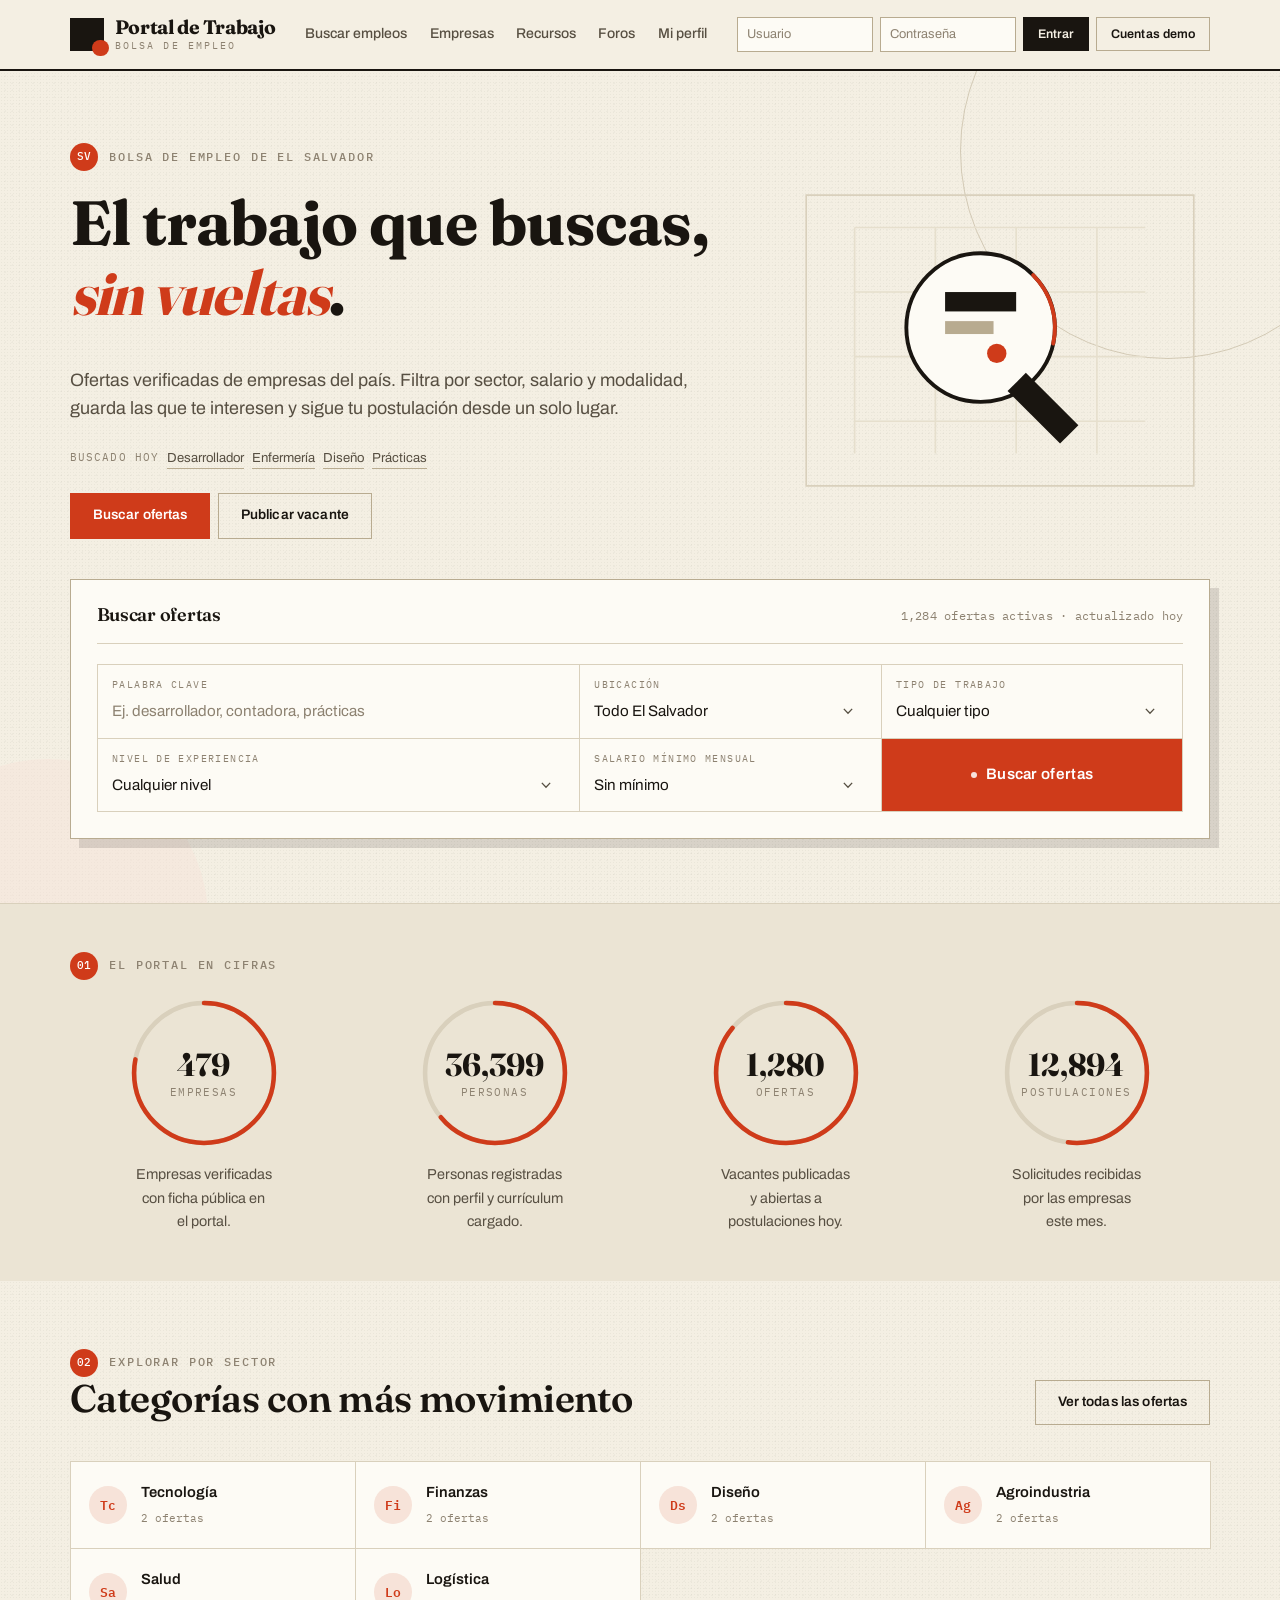
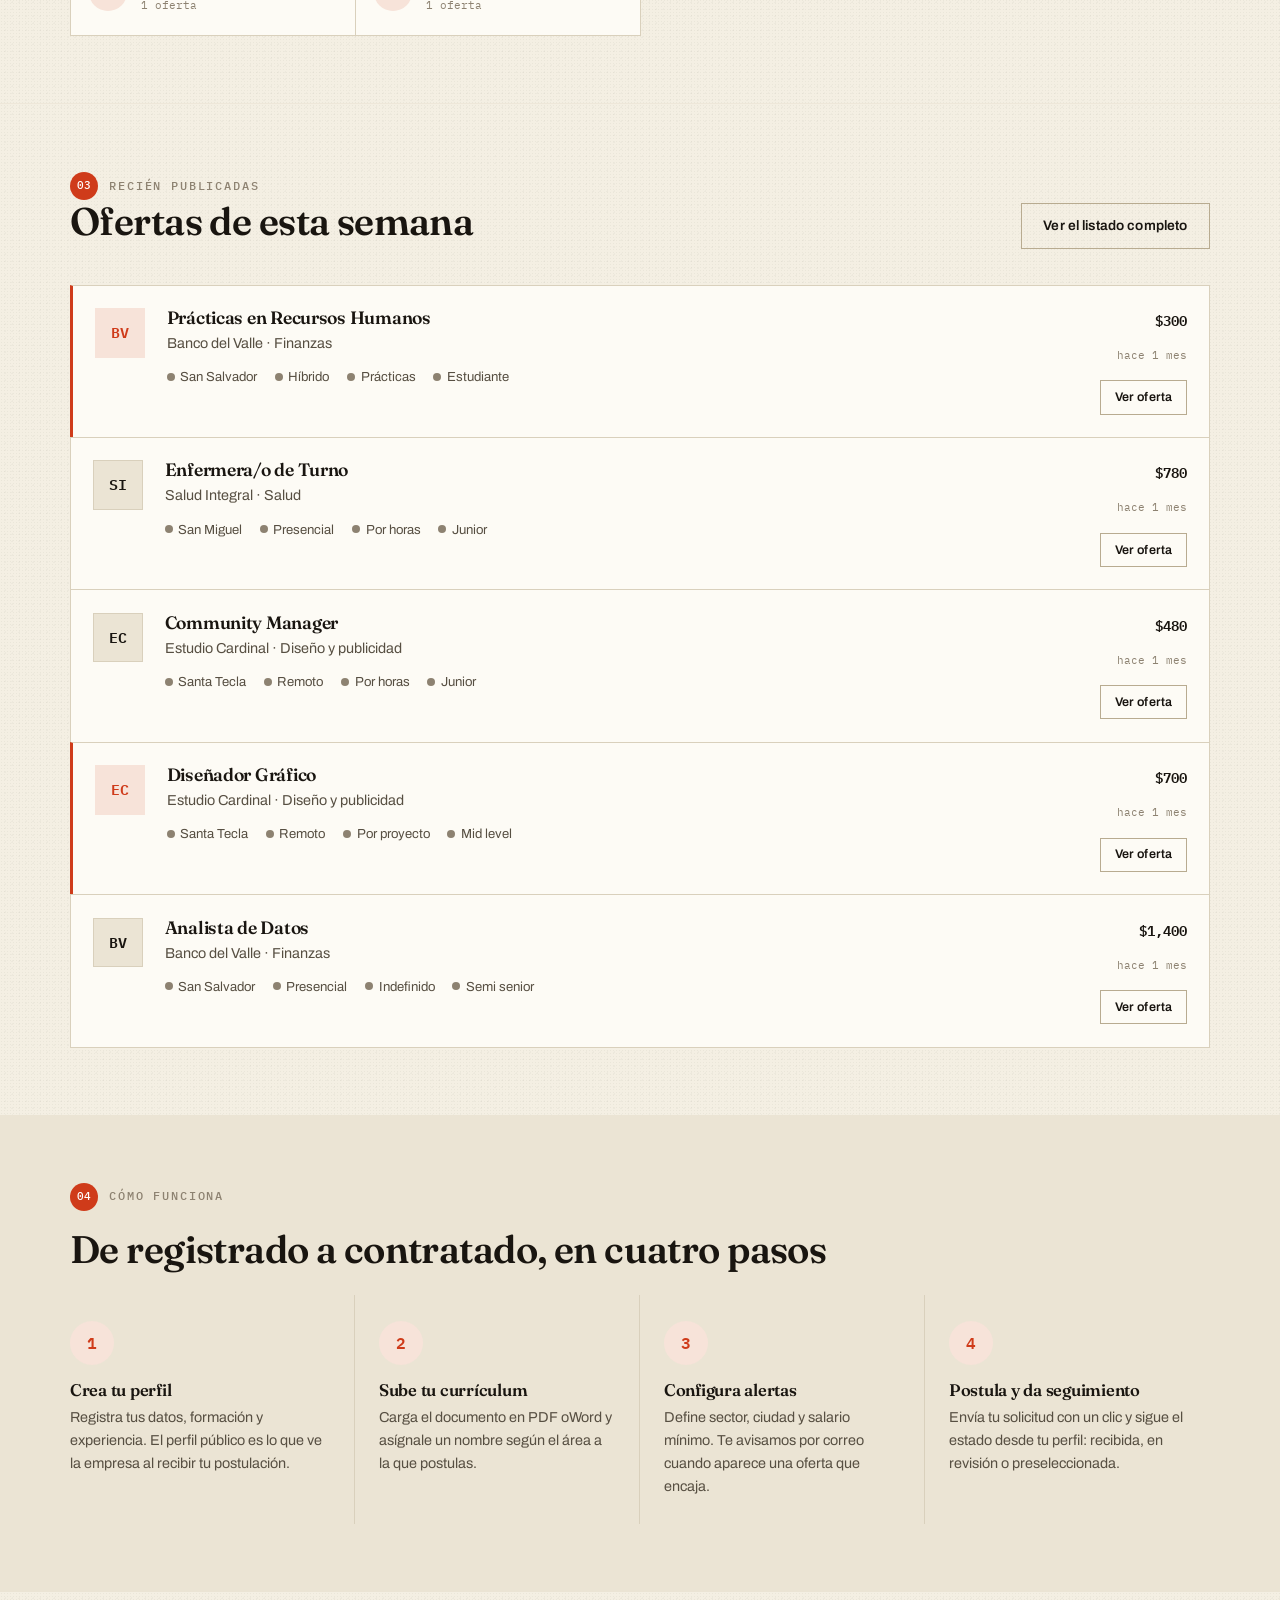
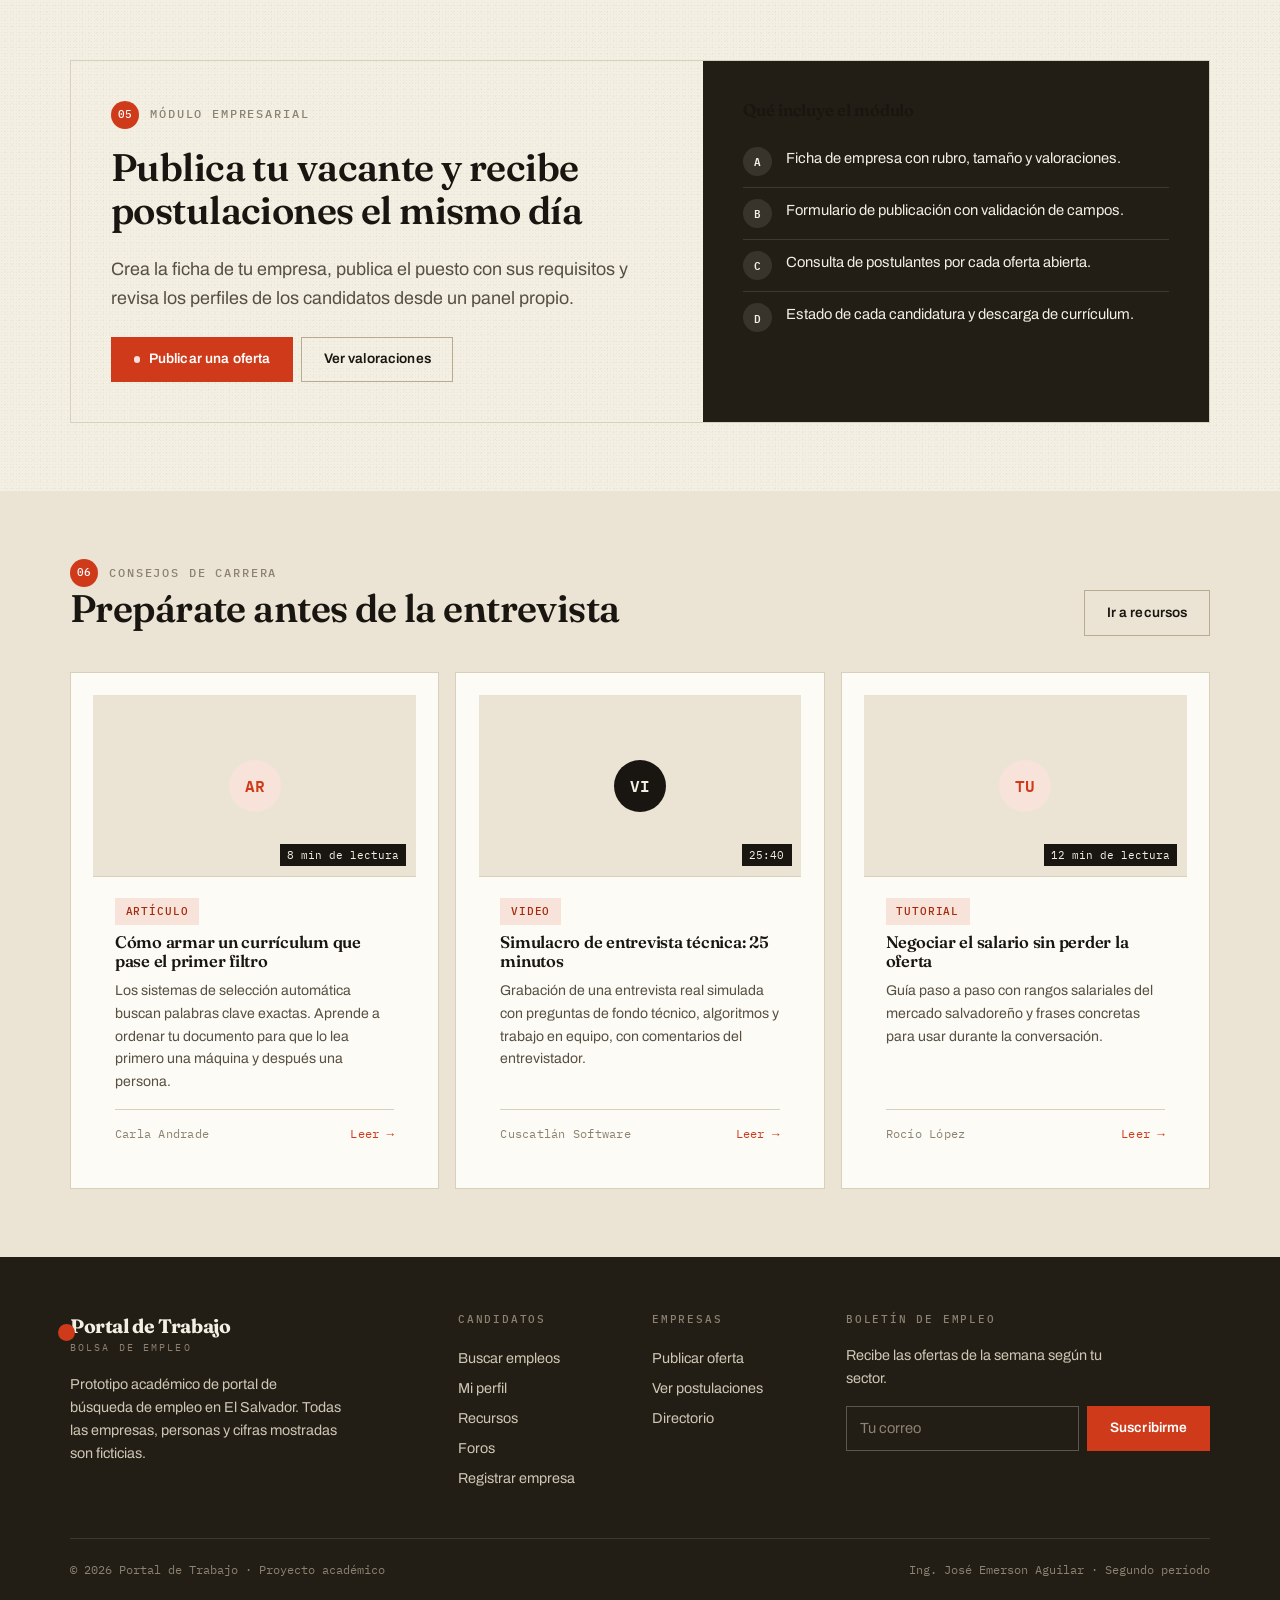
<file: index.html>
<!doctype html>
<html lang="es-SV">
  <head>
    <meta charset="utf-8" />
    <meta name="viewport" content="width=device-width, initial-scale=1" />
    <title>Portal de Trabajo — Empleos en El Salvador</title>
    <meta
      name="description"
      content="Prototipo de portal de búsqueda de empleo: busca ofertas, publica vacantes, consulta recursos y foros."
    />
    <link rel="icon" type="image/svg+xml" href="./media/favicon.svg" />

    <!-- Bootstrap local (funciona sin conexión) -->
    <link rel="stylesheet" href="./estilos/vendor/bootstrap.min.css" />
    <!-- Tipografías descargadas al proyecto -->
    <link rel="stylesheet" href="./estilos/tipografias.css" />
    <!-- Sistema visual propio: variables, componentes y pantallas -->
    <link rel="stylesheet" href="./estilos/base.css" />
    <link rel="stylesheet" href="./estilos/componentes.css" />
    <link rel="stylesheet" href="./estilos/pantallas.css" />
  </head>

  <body class="d-flex flex-column min-vh-100">
    <a class="visually-hidden-focusable btn btn-tinta position-absolute" href="#contenido">
      Saltar al contenido principal
    </a>

    <!-- ============================================================
         CABECERA
         Encabezado con logo, formulario de inicio de sesión y botón
         de registro (según el requerimiento de la página de inicio).
         ============================================================ -->
    <header class="cabecera">
      <div class="contenedor">
        <div class="d-flex align-items-center justify-content-between gap-2 flex-wrap py-2">
          <a class="marca" href="./index.html">
            <span class="marca-marca" aria-hidden="true"></span>
            <span class="marca-texto">
              Portal de Trabajo
              <small>Bolsa de empleo</small>
            </span>
          </a>

          <!-- Navegación principal: se marca sola según el archivo abierto -->
          <nav class="nav-principal d-none d-lg-flex" aria-label="Secciones del portal">
            <a class="nav-link" href="./busqueda.html">Buscar empleos</a>
            <a class="nav-link" href="./directorio.html">Empresas</a>
            <a class="nav-link" href="./recursos.html">Recursos</a>
            <a class="nav-link" href="./foros.html">Foros</a>
            <a class="nav-link" href="./perfil.html">Mi perfil</a>
            <a class="nav-link" href="./admin.html">Administración</a>
          </nav>

          <!-- Acceso: maqueta, no valida credenciales -->
          <form class="acceso d-none d-lg-flex" data-acceso novalidate>
            <input class="acceso-campo" type="email" placeholder="Correo" aria-label="Correo electrónico" />
            <input class="acceso-campo" type="password" placeholder="Contraseña" aria-label="Contraseña" />
            <button class="btn btn-tinta btn-sm" type="submit">Entrar</button>
            <a class="btn btn-linea btn-sm" href="./perfil.html">Registrarse</a>
          </form>

          <button
            class="btn btn-tinta btn-sm d-lg-none"
            type="button"
            data-bs-toggle="collapse"
            data-bs-target="#menuMovil"
            aria-expanded="false"
            aria-controls="menuMovil"
          >
            Menú
          </button>
        </div>
      </div>

      <!-- Menú para pantallas pequeñas -->
      <div class="collapse menu-desplegable" id="menuMovil">
        <div class="contenedor py-3">
          <nav class="nav flex-column" aria-label="Secciones del portal (móvil)">
            <a class="nav-link" href="./busqueda.html">Buscar empleos</a>
            <a class="nav-link" href="./directorio.html">Empresas</a>
            <a class="nav-link" href="./recursos.html">Recursos</a>
            <a class="nav-link" href="./foros.html">Foros</a>
            <a class="nav-link" href="./perfil.html">Mi perfil</a>
            <a class="nav-link" href="./admin.html">Administración</a>
          </nav>
          <hr class="filete my-3" />
          <form class="gap-2 d-flex flex-column" data-acceso novalidate>
            <input class="form-control" type="email" placeholder="Correo electrónico" aria-label="Correo electrónico" />
            <input class="form-control" type="password" placeholder="Contraseña" aria-label="Contraseña" />
            <div class="d-flex gap-2">
              <button class="btn btn-tinta flex-fill" type="submit">Entrar</button>
              <a class="btn btn-linea flex-fill" href="./perfil.html">Registrarse</a>
            </div>
          </form>
        </div>
      </div>
    </header>

    <main id="contenido">
      <!-- ============================================================
           PORTADA + BUSCADOR DESTACADO
           El requerimiento pide un motor de búsqueda con filtros
           avanzados (ubicación, tipo de trabajo, salario y nivel de
           experiencia) arriba de todo. El formulario envía los valores
           por parámetro a la pantalla de resultados.
           ============================================================ -->
      <section class="portada">
        <div class="contenedor">
          <div class="row align-items-center g-4">
            <div class="col-lg-7">
              <p class="etiqueta" data-num="SV">Bolsa de empleo de El Salvador</p>
              <h1 class="portada-titulo">
                El trabajo que buscas, <em>sin vueltas</em>.
              </h1>
              <p class="lead">
                Ofertas verificadas de empresas del país. Filtra por sector, salario y
                modalidad, guarda las que te interesen y sigue tu postulación desde un
                solo lugar.
              </p>
              <div class="frecuentes mt-4">
                <span>Buscado hoy</span>
                <a href="./busqueda.html?sector=Tecnología">Desarrollador</a>
                <a href="./busqueda.html?sector=Salud">Enfermería</a>
                <a href="./busqueda.html?sector=Diseño">Diseño</a>
                <a href="./busqueda.html?nivel=Estudiante">Prácticas</a>
              </div>
              <div class="d-flex flex-wrap gap-2 mt-4">
                <a class="btn btn-bermellon" href="./busqueda.html">Buscar ofertas</a>
                <a class="btn btn-linea" href="./empresas.html">Publicar vacante</a>
                <a class="btn btn-fantasma" href="./admin.html">Panel de administración</a>
              </div>
            </div>

            <!-- Composición decorativa del proyecto -->
            <div class="col-lg-5 d-none d-lg-block text-end">
              <img
                src="./media/composicion-02.svg"
                alt=""
                width="420"
                height="323"
                class="ms-auto"
              />
            </div>
          </div>

          <!-- Panel de búsqueda: rejilla de filetes con la última
               celda ocupada por el botón principal -->
          <form class="buscador" action="./busqueda.html" method="get" id="buscadorPrincipal">
            <div class="buscador-cabecera">
              <h2>Buscar ofertas</h2>
              <span class="datos texto-tenue">1,284 ofertas activas · actualizado hoy</span>
            </div>

            <div class="buscador-campos">
              <div class="buscador-campo">
                <label for="campoTexto">Palabra clave</label>
                <input
                  class="form-control"
                  id="campoTexto"
                  name="q"
                  type="search"
                  placeholder="Ej. desarrollador, contadora, prácticas"
                />
              </div>
              <div class="buscador-campo">
                <label for="campoCiudad">Ubicación</label>
                <select class="form-select" id="campoCiudad" name="ciudad">
                  <option value="">Todo El Salvador</option>
                  <option>San Salvador</option>
                  <option>Santa Tecla</option>
                  <option>San Miguel</option>
                  <option>Santa Ana</option>
                  <option>Sonsonate</option>
                </select>
              </div>
              <div class="buscador-campo">
                <label for="campoTipo">Tipo de trabajo</label>
                <select class="form-select" id="campoTipo" name="contrato">
                  <option value="">Cualquier tipo</option>
                  <option>Indefinido</option>
                  <option>Por horas</option>
                  <option>Por proyecto</option>
                  <option>Prácticas</option>
                </select>
              </div>
              <div class="buscador-campo">
                <label for="campoNivel">Nivel de experiencia</label>
                <select class="form-select" id="campoNivel" name="nivel">
                  <option value="">Cualquier nivel</option>
                  <option>Estudiante</option>
                  <option>Junior</option>
                  <option>Mid level</option>
                  <option>Semi senior</option>
                  <option>Senior</option>
                </select>
              </div>
              <div class="buscador-campo">
                <label for="campoSalario">Salario mínimo mensual</label>
                <select class="form-select" id="campoSalario" name="salario">
                  <option value="">Sin mínimo</option>
                  <option value="500">$500 o más</option>
                  <option value="900">$900 o más</option>
                  <option value="1400">$1,400 o más</option>
                  <option value="1800">$1,800 o más</option>
                </select>
              </div>
              <!-- La última celda es la acción principal -->
              <div class="buscador-campo-boton">
                <button class="btn" type="submit">
                  <span class="punto" aria-hidden="true"></span>
                  Buscar ofertas
                </button>
              </div>
            </div>
          </form>
        </div>
      </section>

      <!-- ============================================================
           MÉTRICAS DEL PORTAL
           Cuatro contadores circulares con anillo de progreso.
           Los valores se animan al entrar en pantalla (js/main.js).
           ============================================================ -->
      <section class="seccion-ajustada seccion-banda">
        <div class="contenedor">
          <p class="etiqueta" data-num="01">El portal en cifras</p>
          <div class="metricas-rejilla">
            <div class="metrica">
              <div class="metrica-anillo" data-anillo="78">
                <svg viewBox="0 0 100 100" aria-hidden="true">
                  <circle class="pista" cx="50" cy="50" r="46"></circle>
                  <circle class="progreso" cx="50" cy="50" r="46"></circle>
                </svg>
                <span class="metrica-valor">
                  <span data-contador="480">0</span>
                  <small>empresas</small>
                </span>
              </div>
              <p>Empresas verificadas con ficha pública en el portal.</p>
            </div>

            <div class="metrica">
              <div class="metrica-anillo" data-anillo="64">
                <svg viewBox="0 0 100 100" aria-hidden="true">
                  <circle class="pista" cx="50" cy="50" r="46"></circle>
                  <circle class="progreso" cx="50" cy="50" r="46"></circle>
                </svg>
                <span class="metrica-valor">
                  <span data-contador="36500">0</span>
                  <small>personas</small>
                </span>
              </div>
              <p>Personas registradas con perfil y currículum cargado.</p>
            </div>

            <div class="metrica">
              <div class="metrica-anillo" data-anillo="86">
                <svg viewBox="0 0 100 100" aria-hidden="true">
                  <circle class="pista" cx="50" cy="50" r="46"></circle>
                  <circle class="progreso" cx="50" cy="50" r="46"></circle>
                </svg>
                <span class="metrica-valor">
                  <span data-contador="1284">0</span>
                  <small>ofertas</small>
                </span>
              </div>
              <p>Vacantes publicadas y abiertas a postulaciones hoy.</p>
            </div>

            <div class="metrica">
              <div class="metrica-anillo" data-anillo="52">
                <svg viewBox="0 0 100 100" aria-hidden="true">
                  <circle class="pista" cx="50" cy="50" r="46"></circle>
                  <circle class="progreso" cx="50" cy="50" r="46"></circle>
                </svg>
                <span class="metrica-valor">
                  <span data-contador="12930">0</span>
                  <small>postulaciones</small>
                </span>
              </div>
              <p>Solicitudes recibidas por las empresas este mes.</p>
            </div>
          </div>
        </div>
      </section>

      <!-- ============================================================
           CATEGORÍAS POPULARES
           Cuadrícula de accesos directos por sector. El recuento de
           ofertas se calcula con los datos de js/datos.js.
           ============================================================ -->
      <section class="seccion">
        <div class="contenedor">
          <div class="seccion-cabecera">
            <div>
              <p class="etiqueta" data-num="02">Explorar por sector</p>
              <h2>Categorías con más movimiento</h2>
            </div>
            <a class="btn btn-linea" href="./busqueda.html">Ver todas las ofertas</a>
          </div>
          <div class="categorias" id="rejillaCategorias"></div>
        </div>
      </section>

      <hr class="filete" />

      <!-- ============================================================
           OFERTAS RECIENTES
           Listado generado desde el mismo conjunto de datos que usa
           la pantalla de resultados, ordenado por fecha de publicación.
           ============================================================ -->
      <section class="seccion">
        <div class="contenedor">
          <div class="seccion-cabecera">
            <div>
              <p class="etiqueta" data-num="03">Recién publicadas</p>
              <h2>Ofertas de esta semana</h2>
            </div>
            <a class="btn btn-linea" href="./busqueda.html">Ver el listado completo</a>
          </div>
          <div id="listaRecientes"></div>
        </div>
      </section>

      <!-- ============================================================
           CÓMO FUNCIONA
           Cuatro pasos numerados que explican el recorrido de una
           persona buscadora de empleo dentro del portal.
           ============================================================ -->
      <section class="seccion seccion-banda">
        <div class="contenedor">
          <p class="etiqueta" data-num="04">Cómo funciona</p>
          <h2 class="mb-4">De registrado a contratado, en cuatro pasos</h2>
          <div class="pasos">
            <div class="paso">
              <span class="disco">1</span>
              <h3>Crea tu perfil</h3>
              <p>Registra tus datos, formación y experiencia. El perfil público es lo que ve la empresa al recibir tu postulación.</p>
            </div>
            <div class="paso">
              <span class="disco">2</span>
              <h3>Sube tu currículum</h3>
              <p>Carga el documento en PDF oWord y asígnale un nombre según el área a la que postulas.</p>
            </div>
            <div class="paso">
              <span class="disco">3</span>
              <h3>Configura alertas</h3>
              <p>Define sector, ciudad y salario mínimo. Te avisamos por correo cuando aparece una oferta que encaja.</p>
            </div>
            <div class="paso">
              <span class="disco">4</span>
              <h3>Postula y da seguimiento</h3>
              <p>Envía tu solicitud con un clic y sigue el estado desde tu perfil: recibida, en revisión o preseleccionada.</p>
            </div>
          </div>
        </div>
      </section>

      <!-- ============================================================
           PARA EMPRESAS
           Bloque dirigido al segundo tipo de usuario del prototipo.
           ============================================================ -->
      <section class="seccion">
        <div class="contenedor">
          <div class="cta-empresas">
            <div class="cta-empresas-texto">
              <p class="etiqueta" data-num="05">Módulo empresarial</p>
              <h2>Publica tu vacante y recibe postulaciones el mismo día</h2>
              <p class="lead">
                Crea la ficha de tu empresa, publica el puesto con sus requisitos y
                revisa los perfiles de los candidatos desde un panel propio.
              </p>
              <div class="d-flex gap-2 flex-wrap mt-4">
                <a class="btn btn-bermellon" href="./empresas.html">
                  <span class="punto" aria-hidden="true"></span>
                  Publicar una oferta
                </a>
                <a class="btn btn-linea" href="./empresas.html#valoraciones">Ver valoraciones</a>
              </div>
            </div>
            <div class="cta-empresas-lista">
              <h3 class="mb-3" style="font-size: 1.05rem">Qué incluye el módulo</h3>
              <ul>
                <li><span class="disco" aria-hidden="true">A</span> Ficha de empresa con rubro, tamaño y valoraciones.</li>
                <li><span class="disco" aria-hidden="true">B</span> Formulario de publicación con validación de campos.</li>
                <li><span class="disco" aria-hidden="true">C</span> Consulta de postulantes por cada oferta abierta.</li>
                <li><span class="disco" aria-hidden="true">D</span> Estado de cada candidatura y descarga de currículum.</li>
              </ul>
            </div>
          </div>
        </div>
      </section>

      <!-- ============================================================
           RECURSOS
           Avance de la sección de consejos de carrera.
           ============================================================ -->
      <section class="seccion seccion-banda">
        <div class="contenedor">
          <div class="seccion-cabecera">
            <div>
              <p class="etiqueta" data-num="06">Consejos de carrera</p>
              <h2>Prepárate antes de la entrevista</h2>
            </div>
            <a class="btn btn-linea" href="./recursos.html">Ir a recursos</a>
          </div>
          <div class="row g-3" id="listaRecursosInicio"></div>
        </div>
      </section>
    </main>

    <!-- ============================================================
         PIE DE PÁGINA
         ============================================================ -->
    <footer class="pie mt-auto">
      <div class="contenedor">
        <div class="row g-4">
          <div class="col-lg-4">
            <a class="marca mb-3" href="./index.html">
              <span class="marca-marca" aria-hidden="true"></span>
              <span class="marca-texto">
                Portal de Trabajo
                <small>Bolsa de empleo</small>
              </span>
            </a>
            <p style="max-width: 34ch; font-size: 0.9rem">
              Prototipo académico de portal de búsqueda de empleo en El Salvador. Todas las empresas,
              personas y cifras mostradas son ficticias.
            </p>
          </div>
          <div class="col-6 col-lg-2">
            <h5>Candidatos</h5>
            <a href="./busqueda.html">Buscar empleos</a><br />
            <a href="./perfil.html">Mi perfil</a><br />
            <a href="./recursos.html">Recursos</a><br />
            <a href="./foros.html">Foros</a><br />
            <a href="./registro-empresa.html">Registrar empresa</a>
          </div>
          <div class="col-6 col-lg-2">
            <h5>Empresas</h5>
            <a href="./empresas.html">Publicar oferta</a><br />
            <a href="./empresas.html#postulaciones">Ver postulaciones</a><br />
            <a href="./directorio.html">Directorio</a><br />
            <a href="./admin.html">Administración</a>
          </div>
          <div class="col-lg-4">
            <h5>Boletín de empleo</h5>
            <p style="font-size: 0.9rem; max-width: 32ch">
              Recibe las ofertas de la semana según tu sector.
            </p>
            <form class="d-flex gap-2" data-accion="suscripcion" data-mensaje="Suscripción registrada. Recibirás el próximo boletín el lunes." data-tono="exito">
              <input class="form-control" type="email" placeholder="Tu correo" aria-label="Correo para el boletín" />
              <button class="btn btn-bermellon" type="submit">Suscribirme</button>
            </form>
          </div>
        </div>

        <div class="pie-registro">
          <span>© <span data-anio>2026</span> Portal de Trabajo · Proyecto académico</span>
          <span>Ing. José Emerson Aguilar · Segundo período</span>
        </div>
      </div>
    </footer>

    <script src="./estilos/vendor/bootstrap.bundle.min.js"></script>
    <script src="./js/datos.js?v=20261027-editorial-permisos-2"></script>
    <script src="./js/dominio-flujos.js?v=20261027-editorial-permisos-2"></script>
    <script src="./js/flujos.js?v=20261027-editorial-permisos-2"></script>
    <script src="./js/auth.js?v=20261027-editorial-permisos-2"></script>
    <script src="./js/main.js?v=20261027-editorial-permisos-2"></script>
    <script src="./js/inicio.js?v=20261027-editorial-permisos-2"></script>
  </body>
</html>
</file>
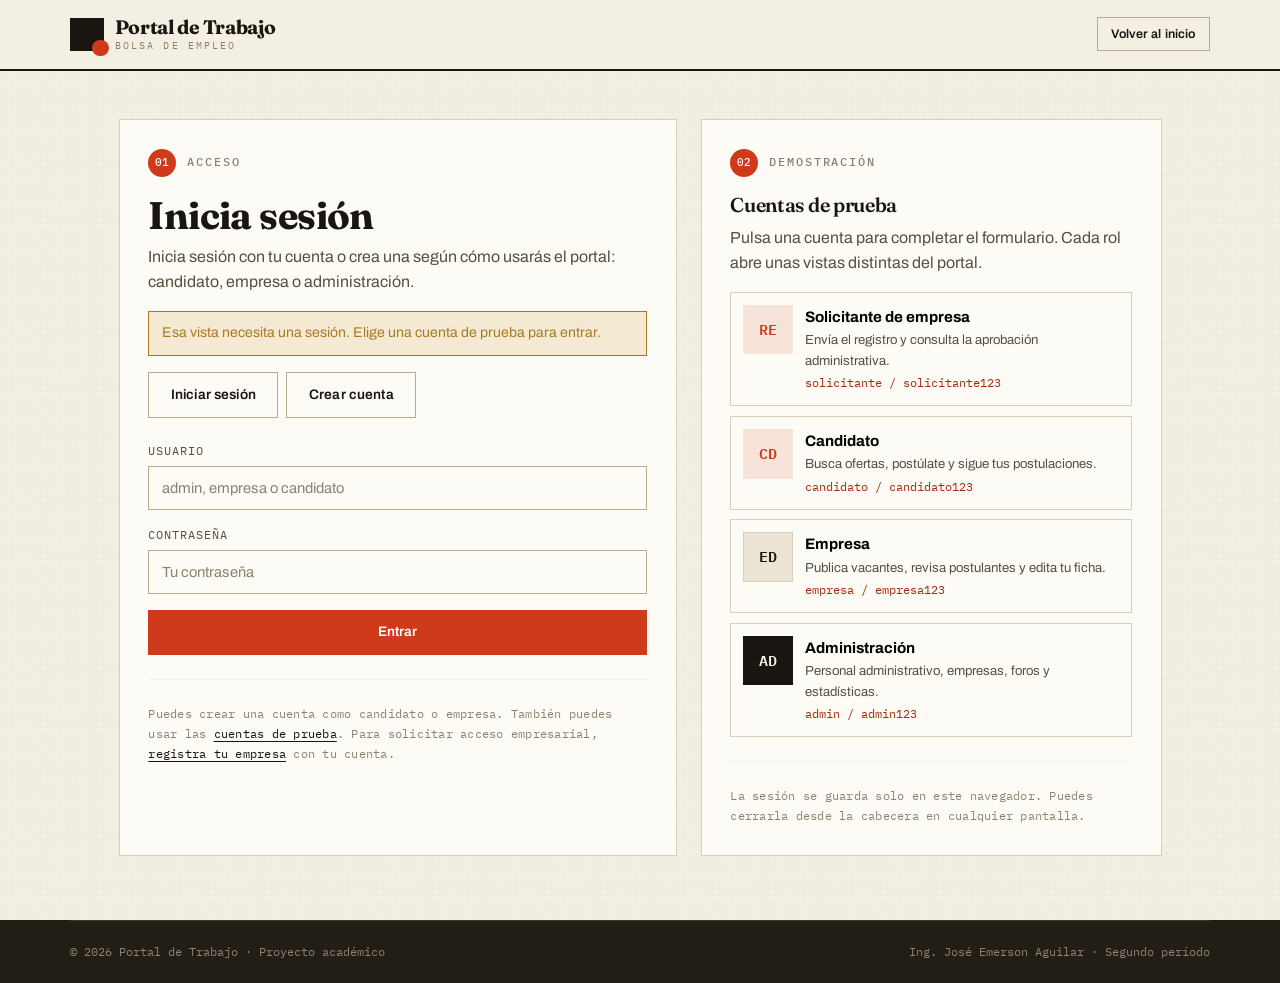
<file: admin.html>
<!doctype html>
<html lang="es-SV">
  <head>
    <meta charset="utf-8" />
    <meta name="viewport" content="width=device-width, initial-scale=1" />
    <title>Panel de administración — Portal de Trabajo</title>
    <meta
      name="description"
      content="Panel de administración del prototipo: gestión de usuarios, empresas y vacantes, moderación de contenidos y estadísticas del portal."
    />
    <link rel="icon" type="image/svg+xml" href="./media/favicon.svg" />

    <!-- Bootstrap local (funciona sin conexión) -->
    <link rel="stylesheet" href="./estilos/vendor/bootstrap.min.css" />
    <!-- Tipografías descargadas al proyecto -->
    <link rel="stylesheet" href="./estilos/tipografias.css" />
    <!-- Sistema visual propio: variables, componentes y pantallas -->
    <link rel="stylesheet" href="./estilos/base.css" />
    <link rel="stylesheet" href="./estilos/componentes.css" />
    <link rel="stylesheet" href="./estilos/pantallas.css" />
    <!-- Reglas exclusivas de esta pantalla (clases .adm-) -->
    <link rel="stylesheet" href="./estilos/admin.css" />
      <link rel="stylesheet" href="./estilos/registro.css?v=20261026-revision-4">
  </head>

  <body class="d-flex flex-column min-vh-100">
    <a class="visually-hidden-focusable btn btn-tinta position-absolute" href="#contenido">
      Saltar al contenido principal
    </a>

    <!-- ============================================================
         CABECERA
         Encabezado con logo, formulario de inicio de sesión y botón
         de registro (según el requerimiento de la página de inicio).
         ============================================================ -->
    <header class="cabecera">
      <div class="contenedor">
        <div class="d-flex align-items-center justify-content-between gap-2 flex-wrap py-2">
          <a class="marca" href="./index.html">
            <span class="marca-marca" aria-hidden="true"></span>
            <span class="marca-texto">
              Portal de Trabajo
              <small>Bolsa de empleo</small>
            </span>
          </a>

          <!-- Navegación principal: se marca sola según el archivo abierto -->
          <nav class="nav-principal d-none d-lg-flex" aria-label="Secciones del portal">
            <a class="nav-link" href="./busqueda.html">Buscar empleos</a>
            <a class="nav-link" href="./directorio.html">Empresas</a>
            <a class="nav-link" href="./recursos.html">Recursos</a>
            <a class="nav-link" href="./foros.html">Foros</a>
            <a class="nav-link" href="./perfil.html">Mi perfil</a>
          </nav>

          <!-- Acceso: maqueta, no valida credenciales -->
          <form class="acceso d-none d-lg-flex" data-acceso novalidate>
            <input class="acceso-campo" type="email" placeholder="Correo" aria-label="Correo electrónico" />
            <input class="acceso-campo" type="password" placeholder="Contraseña" aria-label="Contraseña" />
            <button class="btn btn-tinta btn-sm" type="submit">Entrar</button>
            <a class="btn btn-linea btn-sm" href="./perfil.html">Registrarse</a>
          </form>

          <button
            class="btn btn-tinta btn-sm d-lg-none"
            type="button"
            data-bs-toggle="collapse"
            data-bs-target="#menuMovil"
            aria-expanded="false"
            aria-controls="menuMovil"
          >
            Menú
          </button>
        </div>
      </div>

      <!-- Menú para pantallas pequeñas -->
      <div class="collapse menu-desplegable" id="menuMovil">
        <div class="contenedor py-3">
          <nav class="nav flex-column" aria-label="Secciones del portal (móvil)">
            <a class="nav-link" href="./busqueda.html">Buscar empleos</a>
            <a class="nav-link" href="./directorio.html">Empresas</a>
            <a class="nav-link" href="./recursos.html">Recursos</a>
            <a class="nav-link" href="./foros.html">Foros</a>
            <a class="nav-link" href="./perfil.html">Mi perfil</a>
            <a class="nav-link" href="./admin.html">Administración</a>
          </nav>
          <hr class="filete my-3" />
          <form class="gap-2 d-flex flex-column" data-acceso novalidate>
            <input class="form-control" type="email" placeholder="Correo electrónico" aria-label="Correo electrónico" />
            <input class="form-control" type="password" placeholder="Contraseña" aria-label="Contraseña" />
            <div class="d-flex gap-2">
              <button class="btn btn-tinta flex-fill" type="submit">Entrar</button>
              <a class="btn btn-linea flex-fill" href="./perfil.html">Registrarse</a>
            </div>
          </form>
        </div>
      </div>
    </header>

    <!-- ============================================================
         CUERPO DEL PANEL
         Rejilla de dos columnas: índice lateral oscuro con las siete
         secciones de administración y, a la derecha, el panel activo.
         Solo se ve uno a la vez (js/admin.js alterna el atributo
         hidden de .adm-panel y la marca .activo del índice).
         ============================================================ -->
    <main id="contenido" class="admin-cuerpo">
      <!-- ------------------------------------------------------------
           ÍNDICE LATERAL
           Siete botones con disco circular de acento. El primero viene
           marcado como activo y el resto se resaltan al pulsarlos.
           ------------------------------------------------------------ -->
      <aside class="admin-lateral" aria-label="Secciones de administración">
        <p class="admin-lateral-titulo">Administración</p>

        <button class="activo" type="button" data-seccion="principal" aria-current="true">
          <span class="disco" aria-hidden="true">A</span>
          Panel principal
        </button>
        <button type="button" data-seccion="usuarios">
          <span class="disco" aria-hidden="true">B</span>
          Personal administrativo
        </button>
        <button type="button" data-seccion="empresas">
          <span class="disco" aria-hidden="true">C</span>
          Gestión de empresas
        </button>
        <button type="button" data-seccion="moderacion">
          <span class="disco" aria-hidden="true">D</span>
          Foros y comentarios
        </button>
        <button type="button" data-seccion="estadisticas">
          <span class="disco" aria-hidden="true">E</span>
          Estadísticas del sistema
        </button>
        <button type="button" data-seccion="otros">
          <span class="disco" aria-hidden="true">F</span>
          Otros
        </button>
      </aside>

      <div class="admin-principal">

        <!-- ============================================================
             SECCIÓN A — PANEL PRINCIPAL
             Resumen de la actividad del portal: cuatro cifras clave,
             bitácora de movimiento y anillo con las vacantes por sector.
             ============================================================ -->
        <div class="adm-panel" data-panel="principal" id="panelPrincipal">

          <!-- Cabecera: título a la izquierda; buscador del panel y
               acceso al módulo de publicación a la derecha -->
          <div class="admin-cabecera">
            <div>
              <h1>Panel principal</h1>
              <p class="texto-suave mb-0">Resumen de la actividad del portal</p>
            </div>
            <div class="adm-controles">
              <input
                type="search"
                class="form-control"
                id="buscarPanel"
                placeholder="Buscar en el panel"
                aria-label="Buscar en el panel"
                style="max-width: 16rem"
              />
              <a class="btn btn-bermellon" href="./admin.html#empresas">Revisar empresas</a>
            </div>
          </div>

          <!-- Cuatro tarjetas de resumen con disco de acento -->
          <div class="resumen-rejilla">
            <div class="resumen-tarjeta">
              <div>
                <strong>36,500</strong>
                <span>Personal administrativo</span>
              </div>
              <span class="disco" aria-hidden="true">U</span>
            </div>
            <div class="resumen-tarjeta">
              <div>
                <strong>480</strong>
                <span>Empresas activas</span>
              </div>
              <span class="disco" aria-hidden="true">E</span>
            </div>
            <div class="resumen-tarjeta">
              <div>
                <strong>1,284</strong>
                <span>Ofertas publicadas</span>
              </div>
              <span class="disco" aria-hidden="true">O</span>
            </div>
            <div class="resumen-tarjeta">
              <div>
                <strong>12,930</strong>
                <span>Postulaciones registradas</span>
              </div>
              <span class="disco" aria-hidden="true">P</span>
            </div>
          </div>

          <div class="row g-3">
            <!-- Actividad reciente: la pinta js/admin.js con ACTIVIDAD_ADMIN -->
            <div class="col-lg-7">
              <div class="panel h-100">
                <div class="panel-cabecera">
                  <h3>Actividad reciente</h3>
                  <span class="datos texto-tenue">Bitácora del día</span>
                </div>
                <div class="panel-cuerpo">
                  <ul class="actividad" id="listaActividad"></ul>
                </div>
              </div>
            </div>

            <!-- Vacantes por sector: anillo SVG + leyenda calculados
                 desde VACANTES por js/admin.js -->
            <div class="col-lg-5">
              <div class="panel h-100">
                <div class="panel-cabecera">
                  <h3>Vacantes por sector</h3>
                  <span class="datos texto-tenue" id="totalSectores"></span>
                </div>
                <div class="panel-cuerpo">
                  <div class="anillo-datos">
                    <svg
                      id="anilloSectores"
                      viewBox="0 0 42 42"
                      role="img"
                      aria-label="Distribución de las vacantes publicadas por sector"
                    >
                      <!-- Pista de fondo del anillo; los tramos de color
                           los añade el script con stroke-dasharray -->
                      <circle class="fondo" cx="21" cy="21" r="15.9155"></circle>
                    </svg>
                    <ul class="leyenda" id="leyendaSectores"></ul>
                  </div>
                </div>
              </div>
            </div>
          </div>
        </div>

        <!-- ============================================================
             SECCIÓN B — GESTIÓN DE USUARIOS
             Tabla de cuentas con filtro de rol en vivo, suspensión o
             reactivación de la cuenta y eliminación con confirmación.
             ============================================================ -->
        <div class="adm-panel" data-panel="usuarios" id="panelUsuarios" hidden>
          <div class="admin-cabecera">
            <div>
              <h1>Personal administrativo</h1>
              <p class="texto-suave mb-0">Accesos internos del equipo. Las empresas se gestionan únicamente en Gestión de empresas.</p>
            </div>
          </div>
          <details class="panel mb-4"><summary class="p-3">Añadir personal administrativo</summary><div class="panel-cuerpo"><form id="formPersonalAdmin" class="row g-3">
          <div class="col-md-6"><label class="form-label" for="personalNombre">Nombre</label><input id="personalNombre" name="nombre" class="form-control" required minlength="3" maxlength="120"></div>
          <div class="col-md-6"><label class="form-label" for="personalCorreo">Correo</label><input id="personalCorreo" name="correo" type="email" class="form-control" required maxlength="160"></div>
          <div class="col-md-6"><label class="form-label" for="personalUsuario">Usuario</label><input id="personalUsuario" name="usuario" class="form-control" required pattern="[a-z0-9_-]{3,40}" autocomplete="off"></div>
          <div class="col-md-6"><label class="form-label" for="personalClave">Contraseña de prueba</label><input id="personalClave" name="contrasena" type="password" class="form-control" required minlength="8" maxlength="128" autocomplete="new-password"></div>
          <div class="col-12"><p class="texto-suave">Solo administración puede crear estos accesos. En esta demo se guardan en el navegador.</p><p id="resultadoPersonalAdmin" role="status"></p><button class="btn btn-bermellon" type="submit">Crear acceso administrativo</button></div>
          </form></div></details>
          <div class="tabla-envoltura">
            <table class="tabla">
              <caption class="visually-hidden">Personal administrativo en el portal</caption>
              <thead>
                <tr>
                  <th scope="col">Usuario</th>
                  <th scope="col">Correo</th>
                  <th scope="col">Rol</th>
                  <th scope="col">Estado</th>
                  <th scope="col">Registro</th>
                  <th scope="col">Acciones</th>
                </tr>
              </thead>
              <!-- Filas generadas por js/admin.js -->
              <tbody id="cuerpoUsuarios"></tbody>
            </table>
          </div>
          <p class="datos texto-tenue mt-2 mb-0" id="cuentaUsuarios"></p>
        </div>

        <!-- ============================================================
             SECCIÓN C — GESTIÓN DE EMPRESAS
             Directorio con buscador en vivo (nombre, rubro o ciudad),
             edición simulada de la ficha y baja o reactivación.
             ============================================================ -->
        <div class="adm-panel" data-panel="empresas" id="panelEmpresas" hidden>
          <div class="admin-cabecera">
            <div>
              <h1>Gestión de empresas</h1>
              <p class="texto-suave mb-0">Directorio de organizaciones y oferta asociada</p>
            </div>
            <div class="adm-controles">
              <!-- Buscador en vivo sobre las filas de la tabla -->
              <div class="adm-control">
                <label class="form-label" for="buscarEmpresaAdmin">Buscar empresa</label>
                <input
                  class="form-control"
                  id="buscarEmpresaAdmin"
                  type="search"
                  placeholder="Nombre, rubro o ciudad"
                  style="max-width: 16rem"
                />
              </div>
            </div>
          </div>

          <section class="panel mb-4"><div class="panel-cabecera"><h2>Solicitudes de registro</h2><span class="etiqueta-chip ambar" id="contadorSolicitudesEmpresa"></span></div><div class="panel-cuerpo"><div class="d-flex gap-3 flex-wrap mb-3"><div><label class="form-label" for="estadoRevisionEmpresas">Estado de revisión</label><select class="form-select" id="estadoRevisionEmpresas"><option value="pendiente">Pendientes</option><option value="aprobado">Aprobados</option><option value="rechazado">Rechazados</option><option value="todos">Todos</option></select></div><div><label class="form-label" for="buscarRevisionEmpresas">Buscar solicitudes</label><input class="form-control" type="search" id="buscarRevisionEmpresas"></div></div><div id="listaSolicitudesEmpresa"></div><nav id="paginacionRevisionEmpresas" aria-label="Páginas de solicitudes empresariales"></nav></div></section><h2>Empresas aprobadas</h2>          <div class="tabla-envoltura">
            <table class="tabla">
              <caption class="visually-hidden">Empresas registradas en el portal</caption>
              <thead>
                <tr>
                  <th scope="col">Empresa</th>
                  <th scope="col">Rubro</th>
                  <th scope="col">Ciudad</th>
                  <th scope="col">Valoración</th>
                  <th scope="col">Ofertas</th>
                  <th scope="col">Acciones</th>
                </tr>
              </thead>
              <!-- Filas generadas por js/admin.js -->
              <tbody id="cuerpoEmpresas"></tbody>
            </table>
          </div>
          <p class="datos texto-tenue mt-2 mb-0" id="cuentaEmpresasAdmin"></p>
        </div>

        <!-- ============================================================
             SECCIÓN D — GESTIÓN DE VACANTES
             Las diez ofertas de prueba con su estado de publicación,
             el recuento de postulantes y las acciones de aprobación,
             retirada y consulta del detalle.
             ============================================================ -->
        <div class="adm-panel" data-panel="moderacion" id="panelModeracion" hidden>
          <div class="admin-cabecera"><div><h1>Foros y filtro de comentarios</h1><p>Administración publica los temas. Los usuarios comentan con censura automática, sin una cola de aprobación.</p></div></div>
          <p><a class="btn btn-bermellon" href="./foros.html">Crear y gestionar temas del foro</a></p>
          <section class="panel"><div class="panel-cabecera"><h2>Filtro automático de palabras</h2></div><div class="panel-cuerpo"><p>El filtro base está siempre activo en comentarios del foro y reseñas. Puedes añadir palabras, una por línea o separadas por comas. Se ocultan como *** y no necesitan revisión individual.</p><form id="formFiltroComentarios"><label class="form-label" for="palabrasComentarios">Palabras adicionales</label><textarea id="palabrasComentarios" class="form-control" rows="6" maxlength="4000"></textarea><p class="texto-suave mt-2">Usa palabras de 2 a 40 letras, sin expresiones regulares. Máximo 100 palabras adicionales. El filtro reconoce mayúsculas, acentos y algunas sustituciones comunes; no entiende todo el contexto.</p><p id="resultadoFiltro" role="status"></p><button class="btn btn-linea" type="submit">Guardar filtro</button></form></div></section>
        </div>
        <div class="adm-panel" data-panel="estadisticas" id="panelEstadisticas" hidden>
          <div class="admin-cabecera">
            <div>
              <h1>Estadísticas del sistema</h1>
              <p class="texto-suave mb-0">Indicadores de uso y crecimiento del portal</p>
            </div>
            <span class="datos texto-tenue">Actualizado hoy</span>
          </div>

          <!-- Cuatro cifras del período -->
          <div class="resumen-rejilla">
            <div class="resumen-tarjeta">
              <div>
                <strong>1.240</strong>
                <span>Nuevos usuarios este mes</span>
              </div>
              <span class="disco" aria-hidden="true">N</span>
            </div>
            <div class="resumen-tarjeta">
              <div>
                <strong>312</strong>
                <span>Ofertas publicadas</span>
              </div>
              <span class="disco" aria-hidden="true">O</span>
            </div>
            <div class="resumen-tarjeta">
              <div>
                <strong>68%</strong>
                <span>Tasa de respuesta</span>
              </div>
              <span class="disco" aria-hidden="true">T</span>
            </div>
            <div class="resumen-tarjeta">
              <div>
                <strong>91%</strong>
                <span>Empresas que renuevan</span>
              </div>
              <span class="disco" aria-hidden="true">E</span>
            </div>
          </div>

          <div class="row g-3">
            <!-- Gráfico de barras: las barras las pinta js/admin.js -->
            <div class="col-lg-7">
              <div class="panel h-100">
                <div class="panel-cabecera">
                  <h3>Postulaciones por mes</h3>
                  <span class="datos texto-tenue">Mar — Oct</span>
                </div>
                <div class="panel-cuerpo">
                  <div
                    class="grafico-barras"
                    id="graficoPostulaciones"
                    role="img"
                    aria-label="Postulaciones recibidas por mes"
                  ></div>
                  <!-- Eje de meses fijo en el marcado -->
                  <div class="grafico-barras-eje">
                    <span>Mar</span>
                    <span>Abr</span>
                    <span>May</span>
                    <span>Jun</span>
                    <span>Jul</span>
                    <span>Ago</span>
                    <span>Sep</span>
                    <span>Oct</span>
                  </div>
                </div>
              </div>
            </div>

            <!-- Ranking de empresas calculado con VACANTES -->
            <div class="col-lg-5">
              <div class="panel h-100">
                <div class="panel-cabecera">
                  <h3>Top empresas por ofertas</h3>
                </div>
                <div class="panel-cuerpo">
                  <table class="tabla tabla-ajustada">
                    <caption class="visually-hidden">
                      Cinco empresas con más ofertas publicadas
                    </caption>
                    <thead>
                      <tr>
                        <th scope="col">Empresa</th>
                        <th scope="col">Ofertas</th>
                      </tr>
                    </thead>
                    <!-- Filas generadas por js/admin.js -->
                    <tbody id="cuerpoTopEmpresas"></tbody>
                  </table>
                </div>
              </div>
            </div>
          </div>
        </div>

        <!-- ============================================================
             SECCIÓN G — OTROS
             Configuración general con interruptores y bloque de
             mantenimiento de los datos de prueba.
             ============================================================ -->
        <div class="adm-panel" data-panel="otros" id="panelOtros" hidden>
          <div class="admin-cabecera">
            <div>
              <h1>Otros</h1>
              <p class="texto-suave mb-0">Ajustes complementarios y mantenimiento del prototipo</p>
            </div>
          </div>

          <div class="d-grid gap-3">
            <!-- Interruptores de configuración: cada cambio avisa -->
            <div class="panel">
              <div class="panel-cabecera">
                <h3>Configuración del portal</h3>
                <span class="datos texto-tenue">Preferencias locales; requieren servicios del backend</span>
              </div>
              <div class="panel-cuerpo">


                <div class="alerta-fila">
                  <div>
                    <strong>Notificaciones por correo a candidatos</strong>
                    <small>Preferencia guardada; no se envían correos desde esta demo</small>
                  </div>
                  <label class="interruptor ms-auto">
                    <input type="checkbox" data-config="notificaciones" checked aria-label="Notificaciones por correo a candidatos" />
                    <span class="pista-i" aria-hidden="true"></span>
                  </label>
                </div>



                <div class="alerta-fila">
                  <div>
                    <strong>Modo mantenimiento del portal</strong>
                    <small>Preferencia guardada; no suspende el acceso público en esta demo</small>
                  </div>
                  <label class="interruptor ms-auto">
                    <input type="checkbox" data-config="mantenimiento" aria-label="Modo mantenimiento del portal" />
                    <span class="pista-i" aria-hidden="true"></span>
                  </label>
                </div>
              </div>
            </div>

            <!-- Restablecimiento de los datos de prueba -->
            <div class="panel">
              <div class="panel-cabecera">
                <h3>Datos de prueba</h3>
                <span class="datos texto-tenue">Solo demostración</span>
              </div>
              <div class="panel-cuerpo">
                <p class="texto-suave">
                  Recarga los datos guardados y limpia los filtros de este panel. El personal administrativo se gestiona por separado de las empresas.
                </p>
                <button class="btn btn-bermellon" type="button" id="btnRestablecer">
                  Actualizar panel
                </button>
              </div>
            </div>
          </div>
        </div>

      </div>
    </main>

    <!-- ============================================================
         PIE DE PÁGINA
         ============================================================ -->
    <footer class="pie mt-auto">
      <div class="contenedor">
        <div class="row g-4">
          <div class="col-lg-4">
            <a class="marca mb-3" href="./index.html">
              <span class="marca-marca" aria-hidden="true"></span>
              <span class="marca-texto">
                Portal de Trabajo
                <small>Bolsa de empleo</small>
              </span>
            </a>
            <p style="max-width: 34ch; font-size: 0.9rem">
              Prototipo académico de portal de búsqueda de empleo en El Salvador. Todas las empresas,
              personas y cifras mostradas son ficticias.
            </p>
          </div>
          <div class="col-6 col-lg-2">
            <h5>Candidatos</h5>
            <a href="./busqueda.html">Buscar empleos</a><br />
            <a href="./perfil.html">Mi perfil</a><br />
            <a href="./recursos.html">Recursos</a><br />
            <a href="./foros.html">Foros</a><br />
            <a href="./registro-empresa.html">Registrar empresa</a>
          </div>
          <div class="col-6 col-lg-2">
            <h5>Empresas</h5>
            <a href="./directorio.html">Directorio</a><br />
            <a href="./admin.html">Administración</a>
          </div>
          <div class="col-lg-4">
            <h5>Boletín de empleo</h5>
            <p style="font-size: 0.9rem; max-width: 32ch">
              Recibe las ofertas de la semana según tu sector.
            </p>
            <form class="d-flex gap-2" data-accion="suscripcion" data-mensaje="Suscripción registrada. Recibirás el próximo boletín el lunes." data-tono="exito">
              <input class="form-control" type="email" placeholder="Tu correo" aria-label="Correo para el boletín" />
              <button class="btn btn-bermellon" type="submit">Suscribirme</button>
            </form>
          </div>
        </div>

        <div class="pie-registro">
          <span>© <span data-anio>2026</span> Portal de Trabajo · Proyecto académico</span>
          <span>Ing. José Emerson Aguilar · Segundo período</span>
        </div>
      </div>
    </footer>

    <script src="./estilos/vendor/bootstrap.bundle.min.js"></script>
    <script src="./js/datos.js?v=20261027-editorial-permisos-2"></script>
    <script src="./js/dominio-flujos.js?v=20261027-editorial-permisos-2"></script>
    <script src="./js/flujos.js?v=20261027-editorial-permisos-2"></script>
    <script src="./js/auth.js?v=20261027-editorial-permisos-2"></script>
    <script src="./js/main.js?v=20261027-editorial-permisos-2"></script>
    <script src="./js/admin.js?v=20261027-editorial-permisos-2"></script>
    <script src="./js/admin-revisiones.js?v=20261027-editorial-permisos-2"></script>
  </body>
</html>
</file>
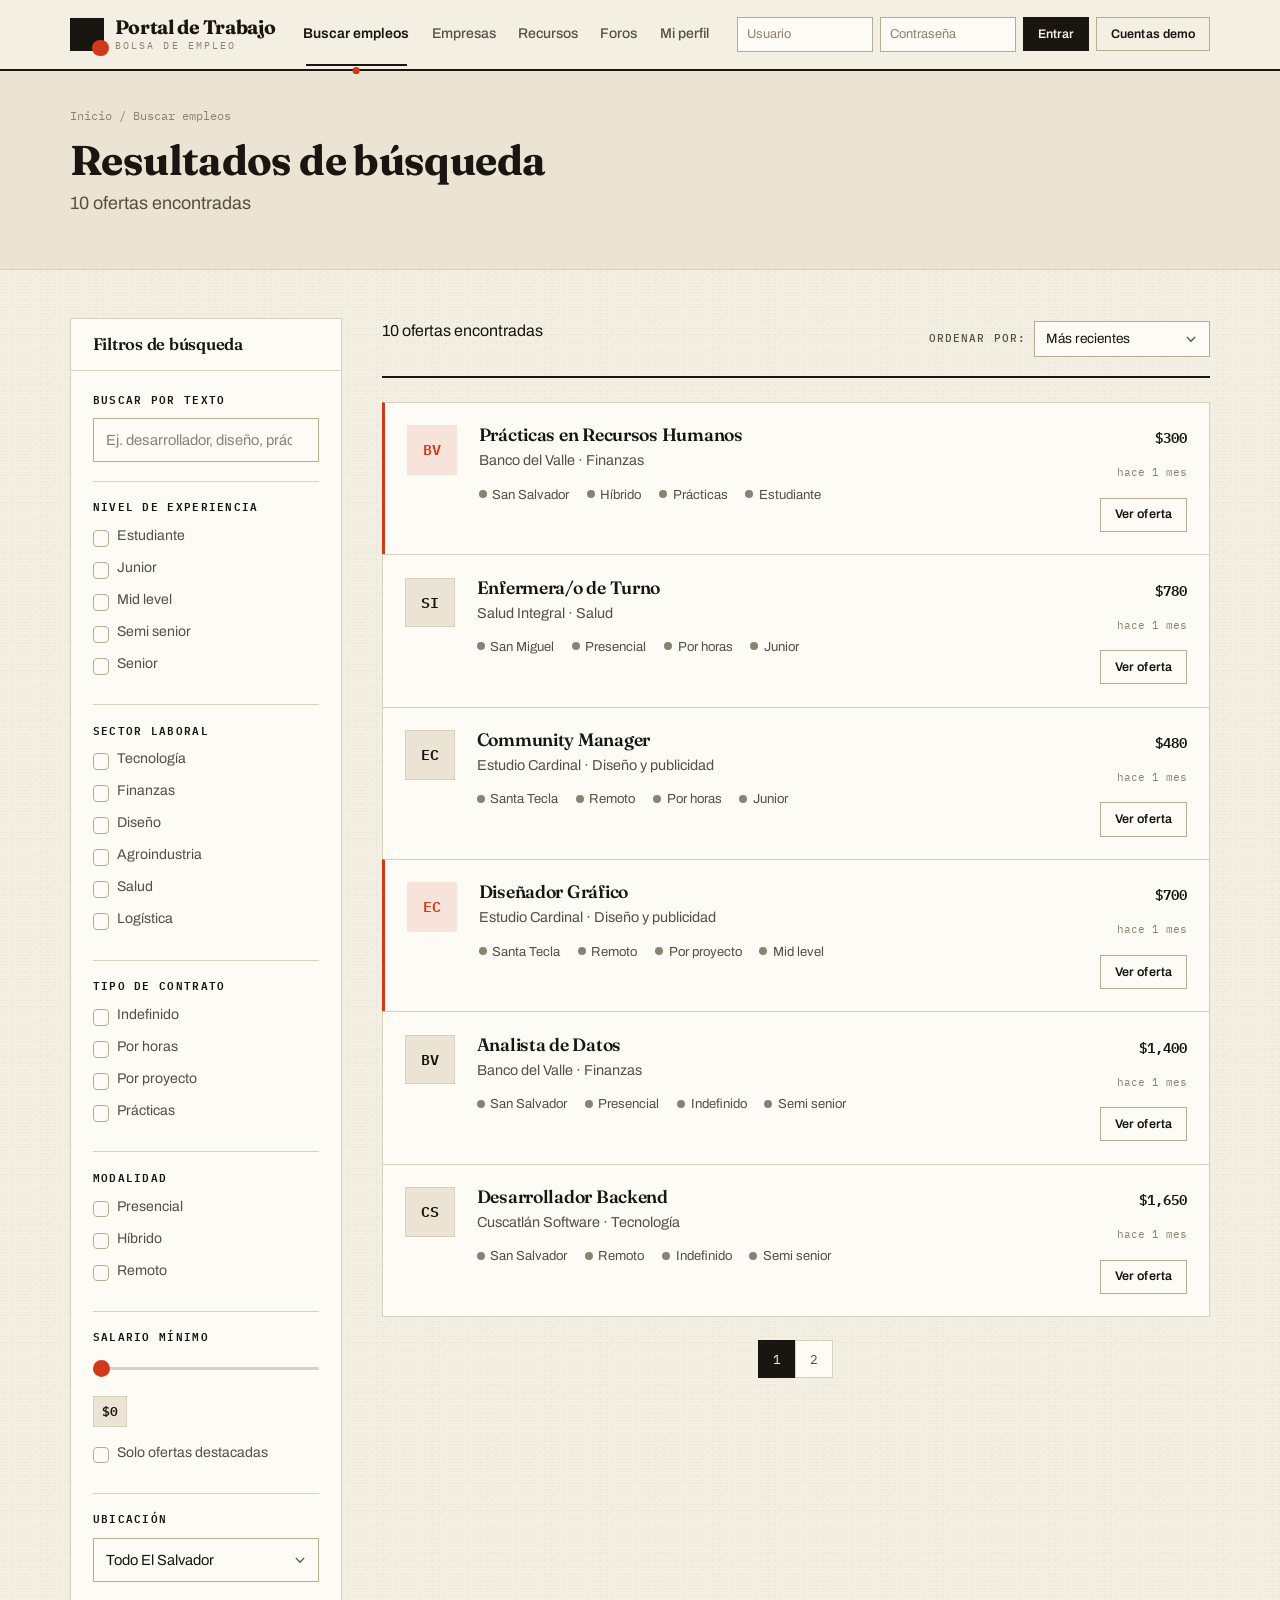
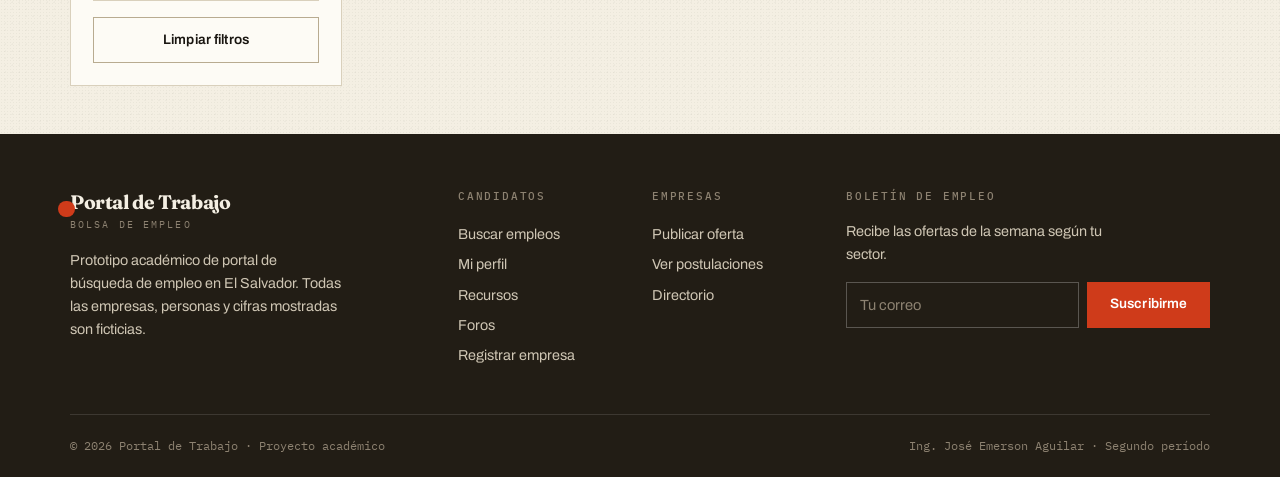
<file: busqueda.html>
<!doctype html>
<html lang="es-SV">
  <head>
    <meta charset="utf-8" />
    <meta name="viewport" content="width=device-width, initial-scale=1" />
    <title>Resultados de búsqueda — Portal de Trabajo</title>
    <meta
      name="description"
      content="Resultados de búsqueda de ofertas de empleo en el Portal de Trabajo. Filtra por sector, nivel, salario, modalidad y contrato para encontrar tu vacante ideal."
    />
    <link rel="icon" type="image/svg+xml" href="./media/favicon.svg" />

    <!-- Bootstrap local (funciona sin conexión) -->
    <link rel="stylesheet" href="./estilos/vendor/bootstrap.min.css" />
    <!-- Tipografías descargadas al proyecto -->
    <link rel="stylesheet" href="./estilos/tipografias.css" />
    <!-- Sistema visual propio: variables, componentes y pantallas -->
    <link rel="stylesheet" href="./estilos/base.css" />
    <link rel="stylesheet" href="./estilos/componentes.css" />
    <link rel="stylesheet" href="./estilos/pantallas.css" />
    <link rel="stylesheet" href="./estilos/busqueda.css" />
  </head>

  <body class="d-flex flex-column min-vh-100">
    <a class="visually-hidden-focusable btn btn-tinta position-absolute" href="#contenido">
      Saltar al contenido principal
    </a>

    <!-- ============================================================
         CABECERA
         Encabezado con logo, formulario de inicio de sesión y botón
         de registro (según el requerimiento de la página de inicio).
         ============================================================ -->
    <header class="cabecera">
      <div class="contenedor">
        <div class="d-flex align-items-center justify-content-between gap-2 flex-wrap py-2">
          <a class="marca" href="./index.html">
            <span class="marca-marca" aria-hidden="true"></span>
            <span class="marca-texto">
              Portal de Trabajo
              <small>Bolsa de empleo</small>
            </span>
          </a>

          <!-- Navegación principal: se marca sola según el archivo abierto -->
          <nav class="nav-principal d-none d-lg-flex" aria-label="Secciones del portal">
            <a class="nav-link" href="./busqueda.html">Buscar empleos</a>
            <a class="nav-link" href="./directorio.html">Empresas</a>
            <a class="nav-link" href="./recursos.html">Recursos</a>
            <a class="nav-link" href="./foros.html">Foros</a>
            <a class="nav-link" href="./perfil.html">Mi perfil</a>
          </nav>

          <!-- Acceso: maqueta, no valida credenciales -->
          <form class="acceso d-none d-lg-flex" data-acceso novalidate>
            <input class="acceso-campo" type="email" placeholder="Correo" aria-label="Correo electrónico" />
            <input class="acceso-campo" type="password" placeholder="Contraseña" aria-label="Contraseña" />
            <button class="btn btn-tinta btn-sm" type="submit">Entrar</button>
            <a class="btn btn-linea btn-sm" href="./perfil.html">Registrarse</a>
          </form>

          <button
            class="btn btn-tinta btn-sm d-lg-none"
            type="button"
            data-bs-toggle="collapse"
            data-bs-target="#menuMovil"
            aria-expanded="false"
            aria-controls="menuMovil"
          >
            Menú
          </button>
        </div>
      </div>

      <!-- Menú para pantallas pequeñas -->
      <div class="collapse menu-desplegable" id="menuMovil">
        <div class="contenedor py-3">
          <nav class="nav flex-column" aria-label="Secciones del portal (móvil)">
            <a class="nav-link" href="./busqueda.html">Buscar empleos</a>
            <a class="nav-link" href="./directorio.html">Empresas</a>
            <a class="nav-link" href="./recursos.html">Recursos</a>
            <a class="nav-link" href="./foros.html">Foros</a>
            <a class="nav-link" href="./perfil.html">Mi perfil</a>
            <a class="nav-link" href="./admin.html">Administración</a>
          </nav>
          <hr class="filete my-3" />
          <form class="gap-2 d-flex flex-column" data-acceso novalidate>
            <input class="form-control" type="email" placeholder="Correo electrónico" aria-label="Correo electrónico" />
            <input class="form-control" type="password" placeholder="Contraseña" aria-label="Contraseña" />
            <div class="d-flex gap-2">
              <button class="btn btn-tinta flex-fill" type="submit">Entrar</button>
              <a class="btn btn-linea flex-fill" href="./perfil.html">Registrarse</a>
            </div>
          </form>
        </div>
      </div>
    </header>

    <main id="contenido">
      <!-- ============================================================
           CABECERA DE PÁGINA
           Información general sobre los resultados de búsqueda.
           ============================================================ -->
      <section class="pagina-cabecera">
        <div class="contenedor">
          <!-- Migas de pan para orientación del usuario -->
          <nav aria-label="Migas de pan">
            <p class="migas">
              <a href="./index.html">Inicio</a> / 
              <span aria-current="page">Buscar empleos</span>
            </p>
          </nav>
          <h1>Resultados de búsqueda</h1>
          <p id="contadorResultados" class="lead">0 ofertas encontradas</p>
        </div>
      </section>

      <!-- ============================================================
           SECCIÓN PRINCIPAL DE RESULTADOS
           Contiene filtros laterales y listado de ofertas con
           ordenamiento y paginación visual.
           ============================================================ -->
      <section class="seccion-ajustada">
        <div class="contenedor">
          <div class="rejilla-resultados">
            <!-- Columna izquierda: panel de filtros avanzados -->
            <aside class="filtros">
              <div class="panel">
                <div class="panel-cabecera">
                  <h3>Filtros de búsqueda</h3>
                </div>
                <div class="panel-cuerpo">
                  <!-- Grupo: búsqueda por texto -->
                  <div class="filtros-grupo">
                    <h4>Buscar por texto</h4>
                    <input 
                      type="search" 
                      id="filtroTexto" 
                      class="form-control" 
                      placeholder="Ej. desarrollador, diseño, prácticas"
                      aria-label="Buscar por texto"
                    />
                  </div>

                  <!-- Grupo: nivel de experiencia -->
                  <div class="filtros-grupo">
                    <h4>Nivel de experiencia</h4>
                    <div class="form-check">
                      <input class="form-check-input" type="checkbox" id="nivelEstudiante" data-filtro="nivel" value="Estudiante">
                      <label class="form-check-label" for="nivelEstudiante">Estudiante</label>
                    </div>
                    <div class="form-check">
                      <input class="form-check-input" type="checkbox" id="nivelJunior" data-filtro="nivel" value="Junior">
                      <label class="form-check-label" for="nivelJunior">Junior</label>
                    </div>
                    <div class="form-check">
                      <input class="form-check-input" type="checkbox" id="nivelMid" data-filtro="nivel" value="Mid level">
                      <label class="form-check-label" for="nivelMid">Mid level</label>
                    </div>
                    <div class="form-check">
                      <input class="form-check-input" type="checkbox" id="nivelSemi" data-filtro="nivel" value="Semi senior">
                      <label class="form-check-label" for="nivelSemi">Semi senior</label>
                    </div>
                    <div class="form-check">
                      <input class="form-check-input" type="checkbox" id="nivelSenior" data-filtro="nivel" value="Senior">
                      <label class="form-check-label" for="nivelSenior">Senior</label>
                    </div>
                  </div>

                  <!-- Grupo: sector laboral -->
                  <div class="filtros-grupo">
                    <h4>Sector laboral</h4>
                    <div class="form-check">
                      <input class="form-check-input" type="checkbox" id="sectorTecnologia" data-filtro="sector" value="Tecnología">
                      <label class="form-check-label" for="sectorTecnologia">Tecnología</label>
                    </div>
                    <div class="form-check">
                      <input class="form-check-input" type="checkbox" id="sectorFinanzas" data-filtro="sector" value="Finanzas">
                      <label class="form-check-label" for="sectorFinanzas">Finanzas</label>
                    </div>
                    <div class="form-check">
                      <input class="form-check-input" type="checkbox" id="sectorDiseno" data-filtro="sector" value="Diseño">
                      <label class="form-check-label" for="sectorDiseno">Diseño</label>
                    </div>
                    <div class="form-check">
                      <input class="form-check-input" type="checkbox" id="sectorAgro" data-filtro="sector" value="Agroindustria">
                      <label class="form-check-label" for="sectorAgro">Agroindustria</label>
                    </div>
                    <div class="form-check">
                      <input class="form-check-input" type="checkbox" id="sectorSalud" data-filtro="sector" value="Salud">
                      <label class="form-check-label" for="sectorSalud">Salud</label>
                    </div>
                    <div class="form-check">
                      <input class="form-check-input" type="checkbox" id="sectorLogistica" data-filtro="sector" value="Logística">
                      <label class="form-check-label" for="sectorLogistica">Logística</label>
                    </div>
                  </div>

                  <!-- Grupo: tipo de contrato -->
                  <div class="filtros-grupo">
                    <h4>Tipo de contrato</h4>
                    <div class="form-check">
                      <input class="form-check-input" type="checkbox" id="contratoIndefinido" data-filtro="contrato" value="Indefinido">
                      <label class="form-check-label" for="contratoIndefinido">Indefinido</label>
                    </div>
                    <div class="form-check">
                      <input class="form-check-input" type="checkbox" id="contratoHoras" data-filtro="contrato" value="Por horas">
                      <label class="form-check-label" for="contratoHoras">Por horas</label>
                    </div>
                    <div class="form-check">
                      <input class="form-check-input" type="checkbox" id="contratoProyecto" data-filtro="contrato" value="Por proyecto">
                      <label class="form-check-label" for="contratoProyecto">Por proyecto</label>
                    </div>
                    <div class="form-check">
                      <input class="form-check-input" type="checkbox" id="contratoPracticas" data-filtro="contrato" value="Prácticas">
                      <label class="form-check-label" for="contratoPracticas">Prácticas</label>
                    </div>
                  </div>

                  <!-- Grupo: modalidad de trabajo -->
                  <div class="filtros-grupo">
                    <h4>Modalidad</h4>
                    <div class="form-check">
                      <input class="form-check-input" type="checkbox" id="modPresencial" data-filtro="modalidad" value="Presencial">
                      <label class="form-check-label" for="modPresencial">Presencial</label>
                    </div>
                    <div class="form-check">
                      <input class="form-check-input" type="checkbox" id="modHibrido" data-filtro="modalidad" value="Híbrido">
                      <label class="form-check-label" for="modHibrido">Híbrido</label>
                    </div>
                    <div class="form-check">
                      <input class="form-check-input" type="checkbox" id="modRemoto" data-filtro="modalidad" value="Remoto">
                      <label class="form-check-label" for="modRemoto">Remoto</label>
                    </div>
                  </div>

                  <!-- Grupo: salario y ofertas destacadas -->
                  <div class="filtros-grupo">
                    <h4>Salario mínimo</h4>
                    <input 
                      type="range" 
                      id="filtroSalario" 
                      class="form-range" 
                      min="0" 
                      max="2500" 
                      step="50" 
                      value="0"
                      aria-label="Salario mínimo en dólares"
                    />
                    <output id="salarioOutput" for="filtroSalario">$0</output>
                    <div class="form-check mt-3">
                      <input class="form-check-input" type="checkbox" id="filtroDestacada">
                      <label class="form-check-label" for="filtroDestacada">Solo ofertas destacadas</label>
                    </div>
                  </div>

                  <!-- Grupo: ubicación -->
                  <div class="filtros-grupo">
                    <h4>Ubicación</h4>
                    <select id="filtroCiudad" class="form-select" aria-label="Filtrar por ciudad">
                      <option value="">Todo El Salvador</option>
                      <option value="San Salvador">San Salvador</option>
                      <option value="Santa Tecla">Santa Tecla</option>
                      <option value="San Miguel">San Miguel</option>
                      <option value="Santa Ana">Santa Ana</option>
                      <option value="Sonsonate">Sonsonate</option>
                    </select>
                  </div>

                  <!-- Botón para limpiar filtros -->
                  <button class="btn btn-linea btn-block mt-3" id="limpiarFiltros">
                    Limpiar filtros
                  </button>
                </div>
              </div>
            </aside>

            <!-- Columna derecha: listado de resultados -->
            <div class="resultados-contenido">
              <!-- Barra de resultados: contador y ordenamiento -->
              <div class="barra-resultados">
                <p id="contadorBarra">0 ofertas encontradas</p>
                <div class="d-flex align-items-center gap-2">
                  <label for="ordenarPor" class="form-label mb-0">Ordenar por:</label>
                  <select id="ordenarPor" class="form-select">
                    <option value="recientes">Más recientes</option>
                    <option value="salario_alto">Salario más alto</option>
                    <option value="salario_bajo">Salario más bajo</option>
                  </select>
                </div>
              </div>

              <!-- Contenedor donde se pintan los resultados -->
              <div id="listaResultados"></div>

              <!-- Estado vacío: se muestra cuando no hay coincidencias -->
              <div id="estadoVacio" class="vacio d-none">
                <span class="disco" aria-hidden="true">∅</span>
                <h3>Sin resultados</h3>
                <p class="texto-suave">
                  No encontramos ofertas que coincidan con tus filtros. 
                  Prueba a ajustar tus criterios o limpiar los filtros para ver todas las ofertas.
                </p>
                <button class="btn btn-tinta" id="limpiarFiltrosVacio">
                  Limpiar filtros
                </button>
              </div>

              <!-- Paginación visual (solo navegación, no paginado real) -->
              <nav aria-label="Paginación de resultados" class="mt-4">
                <ul class="paginacion justify-content-center">
                  <li class="page-item desactivado">
                    <a class="page-link" href="#" aria-label="Anterior">‹</a>
                  </li>
                  <li class="page-item activo">
                    <a class="page-link" href="#">1</a>
                  </li>
                  <li class="page-item">
                    <a class="page-link" href="#">2</a>
                  </li>
                  <li class="page-item">
                    <a class="page-link" href="#">3</a>
                  </li>
                  <li class="page-item desactivado">
                    <a class="page-link" href="#" aria-label="Siguiente">›</a>
                  </li>
                </ul>
              </nav>
            </div>
          </div>
        </div>
      </section>
    </main>

    <!-- ============================================================
         PIE DE PÁGINA
         ============================================================ -->
    <footer class="pie mt-auto">
      <div class="contenedor">
        <div class="row g-4">
          <div class="col-lg-4">
            <a class="marca mb-3" href="./index.html">
              <span class="marca-marca" aria-hidden="true"></span>
              <span class="marca-texto">
                Portal de Trabajo
                <small>Bolsa de empleo</small>
              </span>
            </a>
            <p style="max-width: 34ch; font-size: 0.9rem">
              Prototipo académico de portal de búsqueda de empleo en El Salvador. Todas las empresas,
              personas y cifras mostradas son ficticias.
            </p>
          </div>
          <div class="col-6 col-lg-2">
            <h5>Candidatos</h5>
            <a href="./busqueda.html">Buscar empleos</a><br />
            <a href="./perfil.html">Mi perfil</a><br />
            <a href="./recursos.html">Recursos</a><br />
            <a href="./foros.html">Foros</a><br />
            <a href="./registro-empresa.html">Registrar empresa</a>
          </div>
          <div class="col-6 col-lg-2">
            <h5>Empresas</h5>
            <a href="./empresas.html">Publicar oferta</a><br />
            <a href="./empresas.html#postulaciones">Ver postulaciones</a><br />
            <a href="./directorio.html">Directorio</a><br />
            <a href="./admin.html">Administración</a>
          </div>
          <div class="col-lg-4">
            <h5>Boletín de empleo</h5>
            <p style="font-size: 0.9rem; max-width: 32ch">
              Recibe las ofertas de la semana según tu sector.
            </p>
            <form class="d-flex gap-2" data-accion="suscripcion" data-mensaje="Suscripción registrada. Recibirás el próximo boletín el lunes." data-tono="exito">
              <input class="form-control" type="email" placeholder="Tu correo" aria-label="Correo para el boletín" />
              <button class="btn btn-bermellon" type="submit">Suscribirme</button>
            </form>
          </div>
        </div>

        <div class="pie-registro">
          <span>© <span data-anio>2026</span> Portal de Trabajo · Proyecto académico</span>
          <span>Ing. José Emerson Aguilar · Segundo período</span>
        </div>
      </div>
    </footer>

    <script src="./estilos/vendor/bootstrap.bundle.min.js"></script>
    <script src="./js/datos.js?v=20261027-editorial-permisos-2"></script>
    <script src="./js/dominio-flujos.js?v=20261027-editorial-permisos-2"></script>
    <script src="./js/flujos.js?v=20261027-editorial-permisos-2"></script>
    <script src="./js/auth.js?v=20261027-editorial-permisos-2"></script>
    <script src="./js/main.js?v=20261027-editorial-permisos-2"></script>
    <script src="./js/busqueda.js?v=20261027-editorial-permisos-2"></script>
  </body>
</html>
</file>
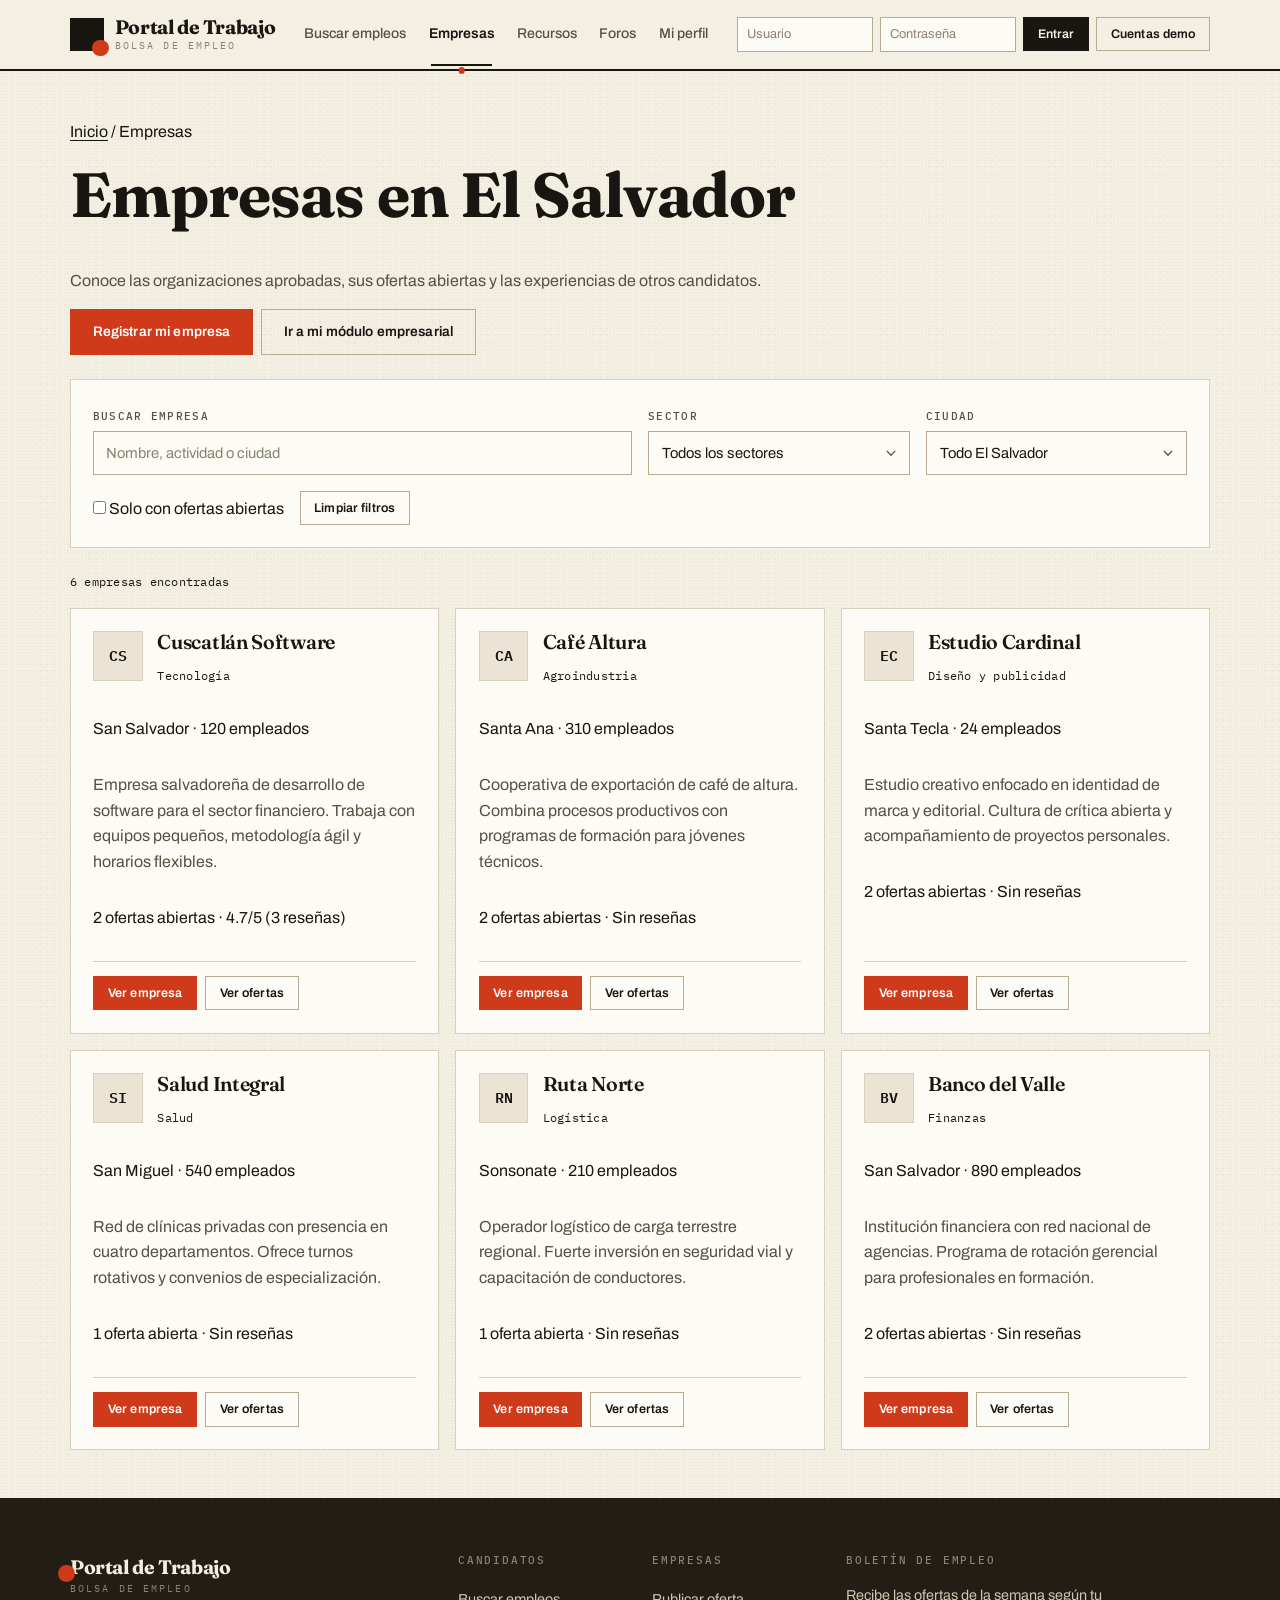
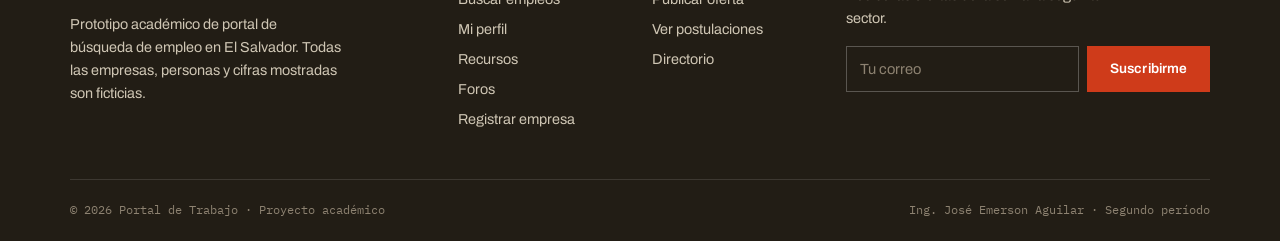
<file: directorio.html>
<!doctype html>
<html lang="es-SV">
  <head>
    <meta charset="utf-8" />
    <meta name="viewport" content="width=device-width, initial-scale=1" />
    <title>Empresas en El Salvador — Portal de Trabajo</title>
    <meta
      name="description"
      content="Directorio público de empresas aprobadas en El Salvador, ofertas y valoraciones."
    />
    <link rel="icon" type="image/svg+xml" href="./media/favicon.svg" />

    <!-- Bootstrap local (funciona sin conexión) -->
    <link rel="stylesheet" href="./estilos/vendor/bootstrap.min.css" />
    <!-- Tipografías descargadas al proyecto -->
    <link rel="stylesheet" href="./estilos/tipografias.css" />
    <!-- Sistema visual propio: variables, componentes y pantallas -->
    <link rel="stylesheet" href="./estilos/base.css" />
    <link rel="stylesheet" href="./estilos/componentes.css" />
    <link rel="stylesheet" href="./estilos/pantallas.css" />
    <!-- Estilos exclusivos de esta pantalla (prefijo .emp-) -->
    <link rel="stylesheet" href="./estilos/empresas.css" />
  </head>

  <body class="d-flex flex-column min-vh-100">
    <a class="visually-hidden-focusable btn btn-tinta position-absolute" href="#contenido">
      Saltar al contenido principal
    </a>

    <!-- ============================================================
         CABECERA
         Encabezado con logo, formulario de inicio de sesión y botón
         de registro (según el requerimiento de la página de inicio).
         ============================================================ -->
    <header class="cabecera">
      <div class="contenedor">
        <div class="d-flex align-items-center justify-content-between gap-2 flex-wrap py-2">
          <a class="marca" href="./index.html">
            <span class="marca-marca" aria-hidden="true"></span>
            <span class="marca-texto">
              Portal de Trabajo
              <small>Bolsa de empleo</small>
            </span>
          </a>

          <!-- Navegación principal: se marca sola según el archivo abierto -->
          <nav class="nav-principal d-none d-lg-flex" aria-label="Secciones del portal">
            <a class="nav-link" href="./busqueda.html">Buscar empleos</a>
            <a class="nav-link" href="./directorio.html">Empresas</a>
            <a class="nav-link" href="./recursos.html">Recursos</a>
            <a class="nav-link" href="./foros.html">Foros</a>
            <a class="nav-link" href="./perfil.html">Mi perfil</a>
          </nav>

          <!-- Acceso: maqueta, no valida credenciales -->
          <form class="acceso d-none d-lg-flex" data-acceso novalidate>
            <input class="acceso-campo" type="email" placeholder="Correo" aria-label="Correo electrónico" />
            <input class="acceso-campo" type="password" placeholder="Contraseña" aria-label="Contraseña" />
            <button class="btn btn-tinta btn-sm" type="submit">Entrar</button>
            <a class="btn btn-linea btn-sm" href="./perfil.html">Registrarse</a>
          </form>

          <button
            class="btn btn-tinta btn-sm d-lg-none"
            type="button"
            data-bs-toggle="collapse"
            data-bs-target="#menuMovil"
            aria-expanded="false"
            aria-controls="menuMovil"
          >
            Menú
          </button>
        </div>
      </div>

      <!-- Menú para pantallas pequeñas -->
      <div class="collapse menu-desplegable" id="menuMovil">
        <div class="contenedor py-3">
          <nav class="nav flex-column" aria-label="Secciones del portal (móvil)">
            <a class="nav-link" href="./busqueda.html">Buscar empleos</a>
            <a class="nav-link" href="./directorio.html">Empresas</a>
            <a class="nav-link" href="./recursos.html">Recursos</a>
            <a class="nav-link" href="./foros.html">Foros</a>
            <a class="nav-link" href="./perfil.html">Mi perfil</a>
            <a class="nav-link" href="./admin.html">Administración</a>
          </nav>
          <hr class="filete my-3" />
          <form class="gap-2 d-flex flex-column" data-acceso novalidate>
            <input class="form-control" type="email" placeholder="Correo electrónico" aria-label="Correo electrónico" />
            <input class="form-control" type="password" placeholder="Contraseña" aria-label="Contraseña" />
            <div class="d-flex gap-2">
              <button class="btn btn-tinta flex-fill" type="submit">Entrar</button>
              <a class="btn btn-linea flex-fill" href="./perfil.html">Registrarse</a>
            </div>
          </form>
        </div>
      </div>
    </header>

    <main id="contenido" class="contenedor py-5">
      <p><a href="./index.html">Inicio</a> / Empresas</p><h1>Empresas en El Salvador</h1>
      <p class="texto-suave">Conoce las organizaciones aprobadas, sus ofertas abiertas y las experiencias de otros candidatos.</p>
      <div class="d-flex gap-2 flex-wrap mb-4"><a class="btn btn-bermellon" href="./registro-empresa.html">Registrar mi empresa</a><a class="btn btn-linea" href="./empresas.html">Ir a mi módulo empresarial</a></div>
      <section class="panel mb-4" aria-label="Filtrar empresas"><div class="panel-cuerpo row g-3">
        <div class="col-md-6"><label class="form-label" for="textoDirectorio">Buscar empresa</label><input type="search" class="form-control" id="textoDirectorio" placeholder="Nombre, actividad o ciudad"></div>
        <div class="col-md-3"><label class="form-label" for="sectorDirectorio">Sector</label><select class="form-select" id="sectorDirectorio"><option value="">Todos los sectores</option></select></div>
        <div class="col-md-3"><label class="form-label" for="ciudadDirectorio">Ciudad</label><select class="form-select" id="ciudadDirectorio"><option value="">Todo El Salvador</option></select></div>
        <div class="col-12 d-flex gap-3 flex-wrap align-items-center"><label><input type="checkbox" id="conOfertasDirectorio"> Solo con ofertas abiertas</label><button type="button" class="btn btn-linea btn-sm" id="limpiarDirectorio">Limpiar filtros</button></div>
      </div></section>
      <p id="totalDirectorio" class="datos" aria-live="polite"></p><div class="row g-3" id="empresasPublicas"></div>
    </main>

    <!-- ============================================================
         PIE DE PÁGINA
         ============================================================ -->
    <footer class="pie mt-auto">
      <div class="contenedor">
        <div class="row g-4">
          <div class="col-lg-4">
            <a class="marca mb-3" href="./index.html">
              <span class="marca-marca" aria-hidden="true"></span>
              <span class="marca-texto">
                Portal de Trabajo
                <small>Bolsa de empleo</small>
              </span>
            </a>
            <p style="max-width: 34ch; font-size: 0.9rem">
              Prototipo académico de portal de búsqueda de empleo en El Salvador. Todas las empresas,
              personas y cifras mostradas son ficticias.
            </p>
          </div>
          <div class="col-6 col-lg-2">
            <h5>Candidatos</h5>
            <a href="./busqueda.html">Buscar empleos</a><br />
            <a href="./perfil.html">Mi perfil</a><br />
            <a href="./recursos.html">Recursos</a><br />
            <a href="./foros.html">Foros</a><br />
            <a href="./registro-empresa.html">Registrar empresa</a>
          </div>
          <div class="col-6 col-lg-2">
            <h5>Empresas</h5>
            <a href="./empresas.html">Publicar oferta</a><br />
            <a href="./empresas.html#postulaciones">Ver postulaciones</a><br />
            <a href="./directorio.html">Directorio</a><br />
            <a href="./admin.html">Administración</a>
          </div>
          <div class="col-lg-4">
            <h5>Boletín de empleo</h5>
            <p style="font-size: 0.9rem; max-width: 32ch">
              Recibe las ofertas de la semana según tu sector.
            </p>
            <form class="d-flex gap-2" data-accion="suscripcion" data-mensaje="Suscripción registrada. Recibirás el próximo boletín el lunes." data-tono="exito">
              <input class="form-control" type="email" placeholder="Tu correo" aria-label="Correo para el boletín" />
              <button class="btn btn-bermellon" type="submit">Suscribirme</button>
            </form>
          </div>
        </div>

        <div class="pie-registro">
          <span>© <span data-anio>2026</span> Portal de Trabajo · Proyecto académico</span>
          <span>Ing. José Emerson Aguilar · Segundo período</span>
        </div>
      </div>
    </footer>

    <script src="./estilos/vendor/bootstrap.bundle.min.js"></script>
    <script src="./js/datos.js?v=20261027-editorial-permisos-2"></script>
    <script src="./js/dominio-flujos.js?v=20261027-editorial-permisos-2"></script>
    <script src="./js/flujos.js?v=20261027-editorial-permisos-2"></script>
    <script src="./js/auth.js?v=20261027-editorial-permisos-2"></script>
    <script src="./js/main.js?v=20261027-editorial-permisos-2"></script>
    <script src="./js/directorio.js?v=20261027-editorial-permisos-2"></script>
  </body>
</html>
</file>
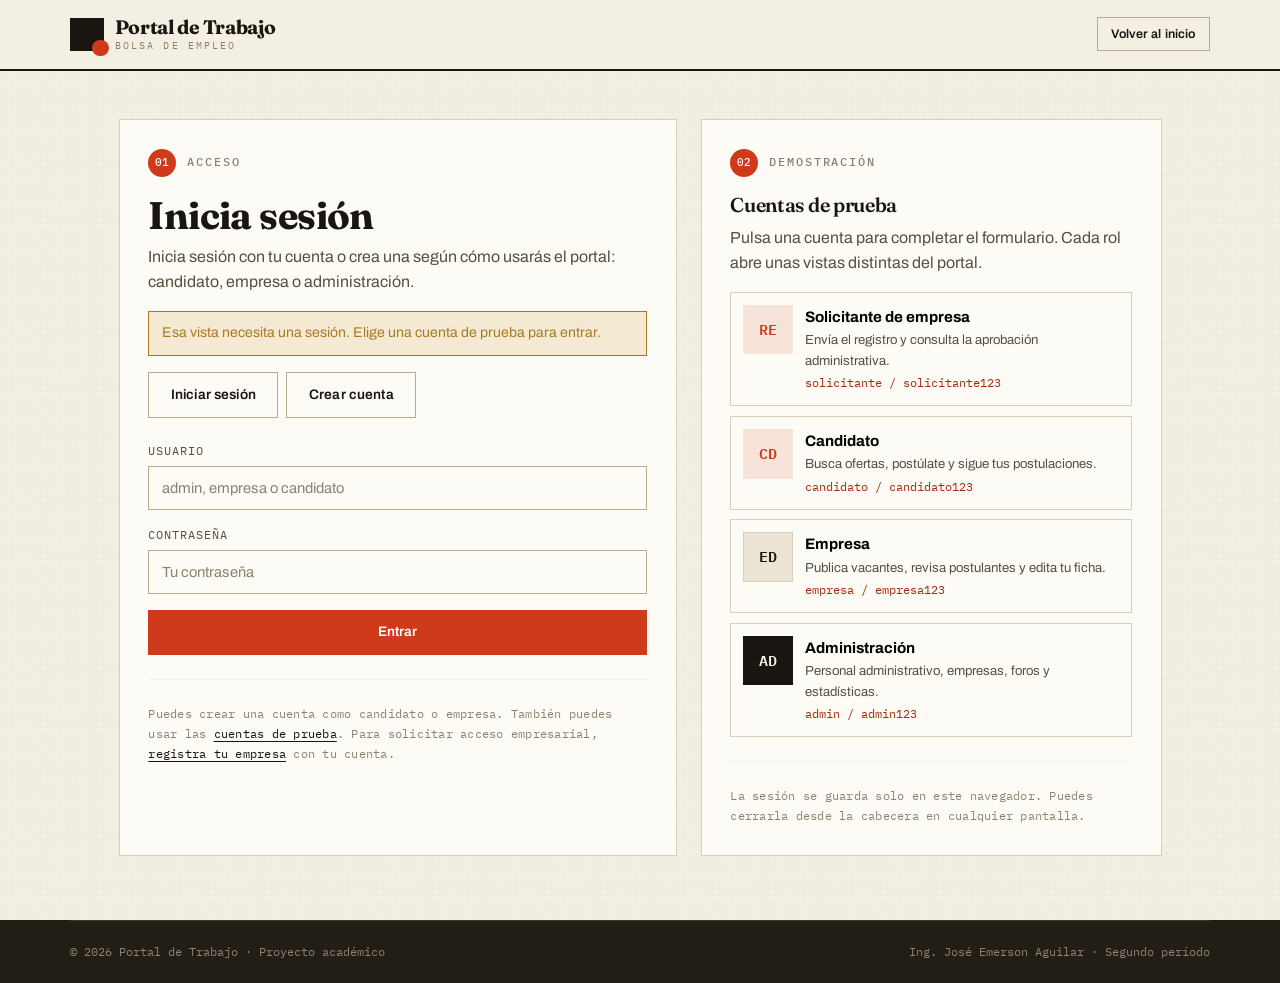
<file: empresas.html>
<!doctype html>
<html lang="es-SV">
  <head>
    <meta charset="utf-8" />
    <meta name="viewport" content="width=device-width, initial-scale=1" />
    <title>Módulo empresarial — Portal de Trabajo</title>
    <meta
      name="description"
      content="Módulo empresarial del portal de empleo: publica vacantes, gestiona tus ofertas, revisa postulaciones y consulta el directorio y las valoraciones de empresas."
    />
    <link rel="icon" type="image/svg+xml" href="./media/favicon.svg" />

    <!-- Bootstrap local (funciona sin conexión) -->
    <link rel="stylesheet" href="./estilos/vendor/bootstrap.min.css" />
    <!-- Tipografías descargadas al proyecto -->
    <link rel="stylesheet" href="./estilos/tipografias.css" />
    <!-- Sistema visual propio: variables, componentes y pantallas -->
    <link rel="stylesheet" href="./estilos/base.css" />
    <link rel="stylesheet" href="./estilos/componentes.css" />
    <link rel="stylesheet" href="./estilos/pantallas.css" />
    <!-- Estilos exclusivos de esta pantalla (prefijo .emp-) -->
    <link rel="stylesheet" href="./estilos/empresas.css?v=20261027-valoraciones-1" />
  </head>

  <body class="d-flex flex-column min-vh-100">
    <a class="visually-hidden-focusable btn btn-tinta position-absolute" href="#contenido">
      Saltar al contenido principal
    </a>

    <!-- ============================================================
         CABECERA
         Encabezado con logo, formulario de inicio de sesión y botón
         de registro (según el requerimiento de la página de inicio).
         ============================================================ -->
    <header class="cabecera">
      <div class="contenedor">
        <div class="d-flex align-items-center justify-content-between gap-2 flex-wrap py-2">
          <a class="marca" href="./index.html">
            <span class="marca-marca" aria-hidden="true"></span>
            <span class="marca-texto">
              Portal de Trabajo
              <small>Bolsa de empleo</small>
            </span>
          </a>

          <!-- Navegación principal: se marca sola según el archivo abierto -->
          <nav class="nav-principal d-none d-lg-flex" aria-label="Secciones del portal">
            <a class="nav-link" href="./busqueda.html">Buscar empleos</a>
            <a class="nav-link" href="./directorio.html">Empresas</a>
            <a class="nav-link" href="./recursos.html">Recursos</a>
            <a class="nav-link" href="./foros.html">Foros</a>
            <a class="nav-link" href="./perfil.html">Mi perfil</a>
          </nav>

          <!-- Acceso: maqueta, no valida credenciales -->
          <form class="acceso d-none d-lg-flex" data-acceso novalidate>
            <input class="acceso-campo" type="email" placeholder="Correo" aria-label="Correo electrónico" />
            <input class="acceso-campo" type="password" placeholder="Contraseña" aria-label="Contraseña" />
            <button class="btn btn-tinta btn-sm" type="submit">Entrar</button>
            <a class="btn btn-linea btn-sm" href="./perfil.html">Registrarse</a>
          </form>

          <button
            class="btn btn-tinta btn-sm d-lg-none"
            type="button"
            data-bs-toggle="collapse"
            data-bs-target="#menuMovil"
            aria-expanded="false"
            aria-controls="menuMovil"
          >
            Menú
          </button>
        </div>
      </div>

      <!-- Menú para pantallas pequeñas -->
      <div class="collapse menu-desplegable" id="menuMovil">
        <div class="contenedor py-3">
          <nav class="nav flex-column" aria-label="Secciones del portal (móvil)">
            <a class="nav-link" href="./busqueda.html">Buscar empleos</a>
            <a class="nav-link" href="./directorio.html">Empresas</a>
            <a class="nav-link" href="./recursos.html">Recursos</a>
            <a class="nav-link" href="./foros.html">Foros</a>
            <a class="nav-link" href="./perfil.html">Mi perfil</a>
            <a class="nav-link" href="./admin.html">Administración</a>
          </nav>
          <hr class="filete my-3" />
          <form class="gap-2 d-flex flex-column" data-acceso novalidate>
            <input class="form-control" type="email" placeholder="Correo electrónico" aria-label="Correo electrónico" />
            <input class="form-control" type="password" placeholder="Contraseña" aria-label="Contraseña" />
            <div class="d-flex gap-2">
              <button class="btn btn-tinta flex-fill" type="submit">Entrar</button>
              <a class="btn btn-linea flex-fill" href="./perfil.html">Registrarse</a>
            </div>
          </form>
        </div>
      </div>
    </header>

    <main id="contenido">
      <!-- ============================================================
           CABECERA DE PÁGINA
           Introducción al módulo: qué pueden hacer las empresas aquí.
           ============================================================ -->
      <section class="pagina-cabecera">
        <div class="contenedor">
          <nav class="migas" aria-label="Migas de pan">
            <a href="./index.html">Inicio</a> / Módulo empresarial
          </nav>
          <h1>Módulo empresarial</h1><p><a href="./registro-empresa.html">Registro y estado de aprobación de empresa</a></p>
          <p class="lead mb-0">
            El espacio de las empresas del portal: publica ofertas de trabajo, controla
            el estado de tus vacantes, revisa a las personas postuladas y mantén al día
            la ficha y las valoraciones de tu organización.
          </p>
        </div>
      </section>

      <!-- ============================================================
           GESTIÓN DEL MÓDULO
           Rejilla de dos columnas: índice lateral con las cinco
           secciones y, a la derecha, el panel de la sección activa.
           Solo un panel es visible a la vez (js/empresas.js alterna
           el atributo hidden); los enlaces con ancla de index.html
           (#postulaciones, #directorio, #valoraciones) abren su panel.
           ============================================================ -->
      <section class="seccion-ajustada">
        <div class="contenedor">
          <div class="gestion-rejilla">

            <!-- Índice lateral: letras circulares + nombre de sección -->
            <nav class="indice-lateral" aria-label="Secciones del módulo">
              <button class="activo" type="button" data-seccion="publicar" aria-current="true">
                <span class="disco" aria-hidden="true">A</span>
                Publicar vacante
              </button>
              <button type="button" data-seccion="ofertas">
                <span class="disco" aria-hidden="true">B</span>
                Mis ofertas
              </button>
              <button type="button" data-seccion="postulaciones">
                <span class="disco" aria-hidden="true">C</span>
                Postulaciones
              </button>
              <button type="button" data-seccion="directorio">
                <span class="disco" aria-hidden="true">D</span>
                Mi empresa
              </button>
              <button type="button" data-seccion="valoraciones">
                <span class="disco" aria-hidden="true">E</span>
                Valoraciones
              </button>
            </nav>

            <!-- ============================================================
                 SECCIÓN A — PUBLICAR VACANTE
                 Formulario de publicación con validación de campos
                 obligatorios y habilidades dinámicas en chips.
                 ============================================================ -->
            <div id="panelPublicar" class="panel-gestion" data-panel="publicar">
              <div class="panel">
                <div class="panel-cabecera">
                  <h2>Publicar una nueva oferta</h2>
                  <span class="datos texto-tenue">Los campos con * son obligatorios</span>
                </div>
                <div class="panel-cuerpo">
                  <form id="formPublicar" novalidate>
                    <div class="row g-3">
                      <!-- Identificación del puesto -->
                      <div class="col-md-8">
                        <label class="form-label" for="fTitulo">Título del puesto <span class="texto-acento">*</span></label>
                        <input
                          class="form-control"
                          id="fTitulo"
                          type="text"
                          required
                          placeholder="Ej. Analista de calidad"
                        />
                      </div>
                      <div class="col-md-4">
                        <label class="form-label" for="fContrato">Tipo de contrato</label>
                        <select class="form-select" id="fContrato">
                          <option>Indefinido</option>
                          <option>Por horas</option>
                          <option>Por proyecto</option>
                          <option>Prácticas</option>
                        </select>
                      </div>

                      <!-- Lugar y forma de trabajo -->
                      <div class="col-md-4">
                        <label class="form-label" for="fUbicacion">Ubicación</label>
                        <select class="form-select" id="fUbicacion">
                          <option>San Salvador</option>
                          <option>Santa Tecla</option>
                          <option>San Miguel</option>
                          <option>Santa Ana</option>
                          <option>Sonsonate</option>
                        </select>
                      </div>
                      <div class="col-md-4">
                        <label class="form-label" for="fModalidad">Modalidad</label>
                        <select class="form-select" id="fModalidad">
                          <option>Presencial</option>
                          <option>Híbrido</option>
                          <option>Remoto</option>
                        </select>
                      </div>
                      <div class="col-md-4">
                        <label class="form-label" for="fNivel">Nivel</label>
                        <select class="form-select" id="fNivel">
                          <option>Estudiante</option>
                          <option>Junior</option>
                          <option>Mid level</option>
                          <option>Semi senior</option>
                          <option>Senior</option>
                        </select>
                      </div>

                      <!-- Sector, salario y contacto -->
                      <div class="col-md-4">
                        <label class="form-label" for="fSector">Sector</label>
                        <select class="form-select" id="fSector">
                          <option>Tecnología</option>
                          <option>Finanzas</option>
                          <option>Diseño</option>
                          <option>Agroindustria</option>
                          <option>Salud</option>
                          <option>Logística</option>
                        </select>
                      </div>
                      <div class="col-md-3">
                        <label class="form-label" for="fSalario">Salario mínimo (USD)</label>
                        <input
                          class="form-control"
                          id="fSalario"
                          type="number"
                          min="0"
                          step="0.01"
                          placeholder="700"
                        />
                      </div>
                      <div class="col-md-9">
                        <label class="form-label" for="fCorreo">Contacto <span class="texto-acento">*</span></label>
                        <input
                          class="form-control"
                          id="fCorreo"
                          type="email"
                          required
                          placeholder="talento@empresa.example"
                        />
                      </div>

                      <!-- Descripción escrita de la oferta -->
                      <div class="col-12">
                        <label class="form-label" for="fRequisitos">Requisitos <span class="texto-acento">*</span></label>
                        <textarea
                          class="form-control"
                          id="fRequisitos"
                          rows="4"
                          required
                          placeholder="Uno por línea"
                        ></textarea>
                      </div>
                      <div class="col-12">
                        <label class="form-label" for="fDescripcion">Descripción <span class="texto-acento">*</span></label>
                        <textarea class="form-control" id="fDescripcion" rows="5" required></textarea>
                      </div>

                      <div class="col-12">
                        <label class="form-label" for="fResponsabilidades">Responsabilidades</label>
                        <textarea class="form-control" id="fResponsabilidades" rows="3" placeholder="Una por línea"></textarea>
                      </div>
                      <div class="col-12">
                        <label class="form-label" for="fBeneficios">Beneficios</label>
                        <textarea class="form-control" id="fBeneficios" rows="3" placeholder="Uno por línea"></textarea>
                      </div>
                      <div class="col-md-6">
                        <label class="form-label" for="fTelefonoContacto">Teléfono de contacto</label>
                        <input class="form-control" id="fTelefonoContacto" type="tel" />
                      </div>
                      <div class="col-md-6">
                        <label class="form-label" for="fResponsableContacto">Responsable de selección</label>
                        <input class="form-control" id="fResponsableContacto" type="text" />
                      </div>
                      <div class="col-12">
                        <label class="form-label" for="fDireccionContacto">Dirección de contacto</label>
                        <input class="form-control" id="fDireccionContacto" type="text" />
                      </div>

                      <!-- Habilidades: chips predefinidos + campo para añadir más.
                           Cada chip lleva su botón × para quitarlo (js/empresas.js). -->
                      <div class="col-12">
                        <label class="form-label" for="fHabilidad">Habilidades requeridas</label>
                        <div class="chips emp-chips" id="chipsHabilidad">
                          <button class="btn btn-linea btn-sm" id="btnAgregarHabilidad" type="button">
                            Agregar habilidad
                          </button>
                          <input
                            class="form-control emp-chip-entrada"
                            id="fHabilidad"
                            type="text"
                            placeholder="Añadir habilidad"
                          />
                        </div>
                        <p class="datos texto-tenue mt-2 mb-0">
                          Pulsa × sobre un chip para quitar esa habilidad de la oferta.
                        </p>
                      </div>

                      <!-- Acciones del formulario -->
                      <div class="col-12 d-flex gap-2 flex-wrap">
                        <button class="btn btn-bermellon" type="submit">
                          <span class="punto" aria-hidden="true"></span>
                          Publicar oferta
                        </button>
                        <button class="btn btn-linea" type="reset">Limpiar</button>
                      </div>
                    </div>
                  </form>
                </div>
              </div>
            </div>

            <!-- ============================================================
                 SECCIÓN B — MIS OFERTAS
                 Tabla con las ofertas propias: enlace al detalle, contador
                 de postulantes y cierre o reapertura de la vacante.
                 ============================================================ -->
            <div id="panelOfertas" class="panel-gestion" data-panel="ofertas" hidden>
              <div class="seccion-cabecera mb-3">
                <div>
                  <h2>Mis ofertas publicadas</h2>
                  <p class="datos texto-tenue mb-0" id="resumenOfertas"></p>
                </div>
              </div>
              <div class="tabla-envoltura">
                <table class="tabla">
                  <caption class="visually-hidden">Ofertas publicadas por la empresa</caption>
                  <thead>
                    <tr>
                      <th scope="col">Oferta</th>
                      <th scope="col">Publicada</th>
                      <th scope="col">Postulantes</th>
                      <th scope="col">Estado</th>
                      <th scope="col">Acciones</th>
                    </tr>
                  </thead>
                  <tbody id="cuerpoOfertas"></tbody>
                </table>
              </div>
            </div>

            <!-- ============================================================
                 SECCIÓN C — POSTULACIONES
                 Fichas de las personas postuladas a la oferta elegida,
                 con estado, descarga de currículum y preselección.
                 ============================================================ -->
            <div id="postulaciones" class="panel-gestion" data-panel="postulaciones" hidden>
              <h2>Postulaciones recibidas</h2>
              <p class="texto-suave">
                Elige una oferta, revisa el perfil enviado y registra cada etapa del proceso. El candidato podrá consultar el estado y tus mensajes en su perfil.
              </p>
              <div class="emp-selector">
                <label class="form-label" for="selectOferta">Oferta</label>
                <select class="form-select" id="selectOferta"></select>
              </div>
              <div class="row g-3 mb-3"><div class="col-md-7"><label class="form-label" for="buscarCandidato">Buscar candidato o habilidad</label><input type="search" id="buscarCandidato" class="form-control"></div><div class="col-md-5"><label class="form-label" for="estadoCandidato">Estado del proceso</label><select id="estadoCandidato" class="form-select"><option value="">Todos los estados</option><option>Nueva</option><option>En revisión</option><option>Preseleccionada</option><option>En entrevista</option><option>Seleccionada</option><option>Contratada</option><option>Rechazada</option></select></div></div><p id="resumenCandidatos" class="datos" aria-live="polite"></p>
              <div id="listaCandidatos"></div>
            </div>

            <!-- ============================================================
                 SECCIÓN D — DIRECTORIO DE EMPRESAS
                 Fichas del directorio con búsqueda en vivo, edición
                 simulada y baja o reactivación de empresas.
                 ============================================================ -->
            <div id="directorio" class="panel-gestion" data-panel="directorio" hidden>
              <h2>Mi empresa</h2>
              <p class="texto-suave">Mantén actualizada la ficha pública de tu organización. La aprobación y suspensión corresponden a administración.</p><p><a href="./directorio.html">Explorar el directorio público de empresas</a></p>
              <div class="row g-3" id="rejillaEmpresas"></div>
            </div>

            <!-- ============================================================
                 SECCIÓN E — VALORACIONES
                 Cuadros de nota por empresa con reseñas y acceso
                 a las ofertas del sector correspondiente.
                 ============================================================ -->
            <div id="valoraciones" class="panel-gestion" data-panel="valoraciones" hidden>
              <h2 id="tituloValoraciones">Valoraciones de mi empresa</h2>
              <p class="texto-suave" id="descripcionValoraciones">Consulta cómo valoran los candidatos a tu organización y lee sus experiencias.</p>

              <div id="rejillaValoraciones" aria-live="polite"></div>
            </div>

          </div>
        </div>
      </section>
    </main>

    <!-- ============================================================
         PIE DE PÁGINA
         ============================================================ -->
    <footer class="pie mt-auto">
      <div class="contenedor">
        <div class="row g-4">
          <div class="col-lg-4">
            <a class="marca mb-3" href="./index.html">
              <span class="marca-marca" aria-hidden="true"></span>
              <span class="marca-texto">
                Portal de Trabajo
                <small>Bolsa de empleo</small>
              </span>
            </a>
            <p style="max-width: 34ch; font-size: 0.9rem">
              Prototipo académico de portal de búsqueda de empleo en El Salvador. Todas las empresas,
              personas y cifras mostradas son ficticias.
            </p>
          </div>
          <div class="col-6 col-lg-2">
            <h5>Candidatos</h5>
            <a href="./busqueda.html">Buscar empleos</a><br />
            <a href="./perfil.html">Mi perfil</a><br />
            <a href="./recursos.html">Recursos</a><br />
            <a href="./foros.html">Foros</a><br />
            <a href="./registro-empresa.html">Registrar empresa</a>
          </div>
          <div class="col-6 col-lg-2">
            <h5>Empresas</h5>
            <a href="./empresas.html">Publicar oferta</a><br />
            <a href="./empresas.html#postulaciones">Ver postulaciones</a><br />
            <a href="./directorio.html">Directorio</a><br />
            <a href="./admin.html">Administración</a>
          </div>
          <div class="col-lg-4">
            <h5>Boletín de empleo</h5>
            <p style="font-size: 0.9rem; max-width: 32ch">
              Recibe las ofertas de la semana según tu sector.
            </p>
            <form class="d-flex gap-2" data-accion="suscripcion" data-mensaje="Suscripción registrada. Recibirás el próximo boletín el lunes." data-tono="exito">
              <input class="form-control" type="email" placeholder="Tu correo" aria-label="Correo para el boletín" />
              <button class="btn btn-bermellon" type="submit">Suscribirme</button>
            </form>
          </div>
        </div>

        <div class="pie-registro">
          <span>© <span data-anio>2026</span> Portal de Trabajo · Proyecto académico</span>
          <span>Ing. José Emerson Aguilar · Segundo período</span>
        </div>
      </div>
    </footer>

    <script src="./estilos/vendor/bootstrap.bundle.min.js"></script>
    <script src="./js/datos.js?v=20261027-editorial-permisos-2"></script>
    <script src="./js/dominio-flujos.js?v=20261027-editorial-permisos-2"></script>
    <script src="./js/flujos.js?v=20261027-editorial-permisos-2"></script>
    <script src="./js/auth.js?v=20261027-editorial-permisos-2"></script>
    <script src="./js/main.js?v=20261027-editorial-permisos-2"></script>
    <script src="./js/empresas.js?v=20261027-editorial-permisos-2"></script>
  </body>
</html>
</file>
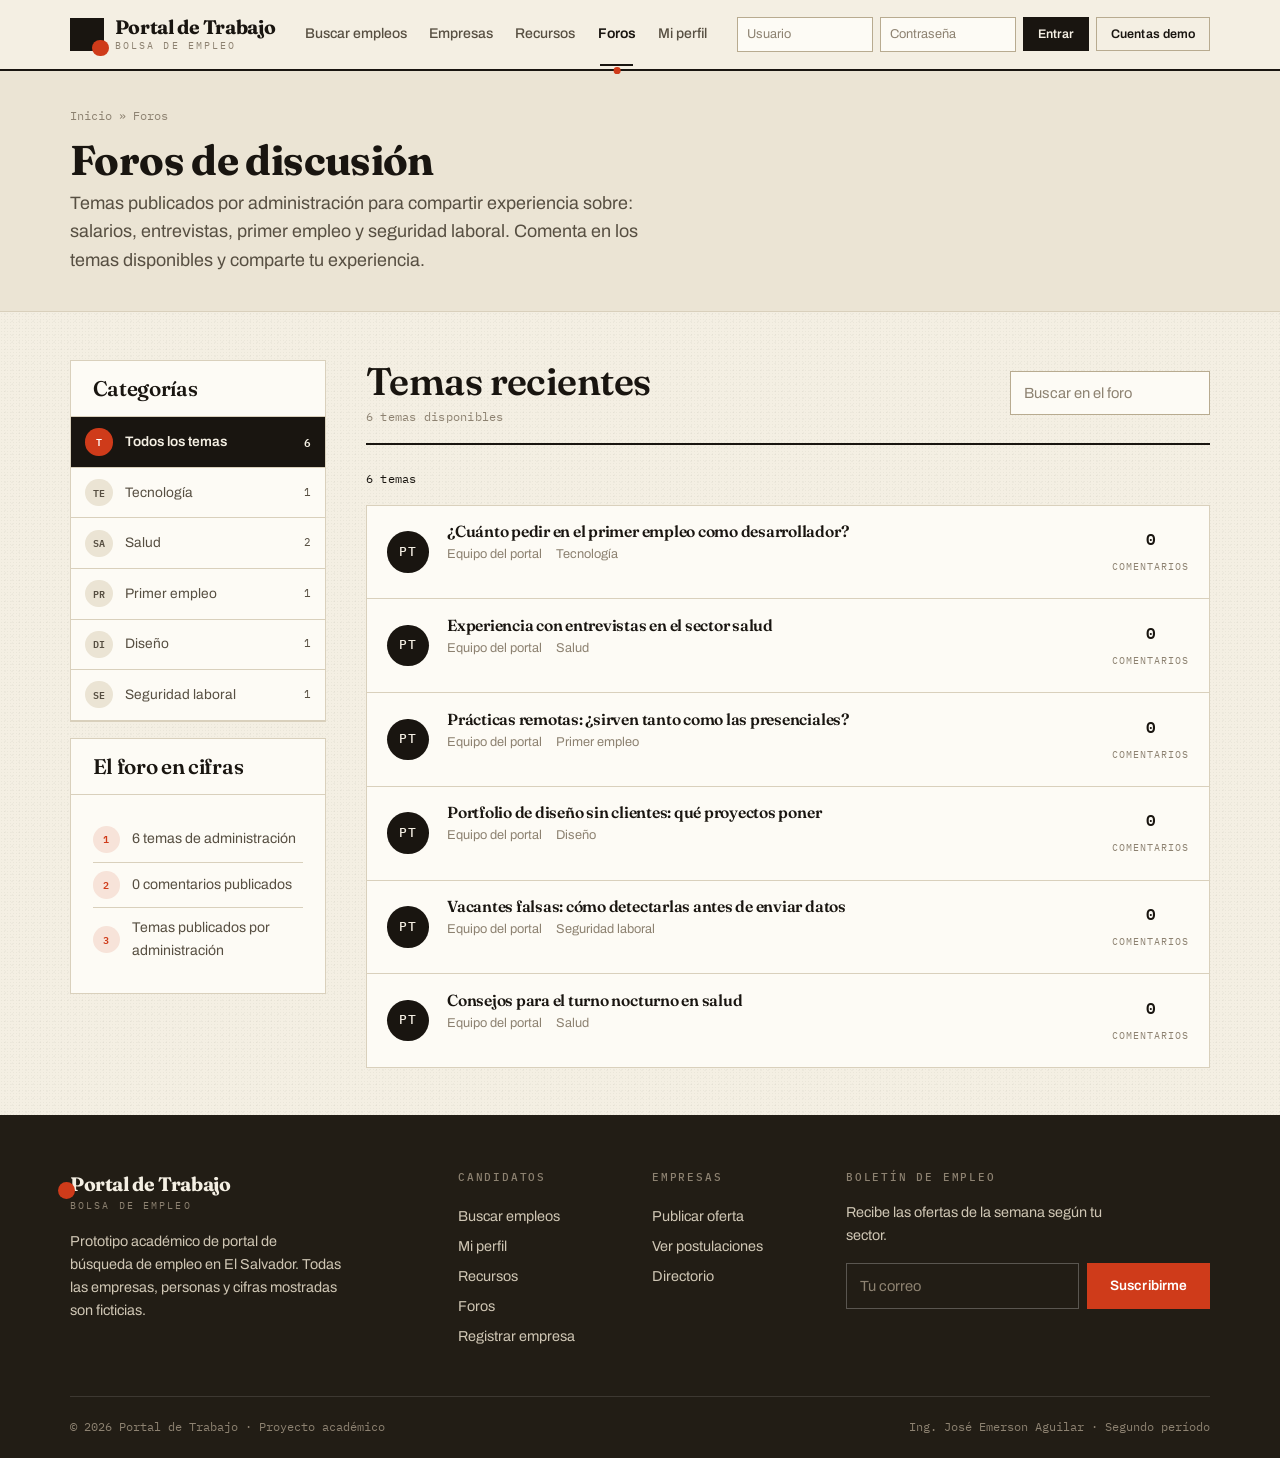
<file: foros.html>
<!doctype html>
<html lang="es-SV">
  <head>
    <meta charset="utf-8" />
    <meta name="viewport" content="width=device-width, initial-scale=1" />
    <title>Foros — Portal de Trabajo</title>
    <meta
      name="description"
      content="Foros de discusión del portal de empleo: consulta y comparte experiencias sobre entrevistas, primer empleo, salarios y seguridad laboral."
    />
    <link rel="icon" type="image/svg+xml" href="./media/favicon.svg" />

    <!-- Bootstrap local (funciona sin conexión) -->
    <link rel="stylesheet" href="./estilos/vendor/bootstrap.min.css" />
    <!-- Tipografías descargadas al proyecto -->
    <link rel="stylesheet" href="./estilos/tipografias.css" />
    <!-- Sistema visual propio: variables, componentes y pantallas -->
    <link rel="stylesheet" href="./estilos/base.css" />
    <link rel="stylesheet" href="./estilos/componentes.css" />
    <link rel="stylesheet" href="./estilos/pantallas.css" />
    <!-- Estilos propios de esta pantalla -->
    <link rel="stylesheet" href="./estilos/foros.css?v=20261027-editorial-1" />
      <link rel="stylesheet" href="./estilos/registro.css?v=20261026-revision-4">
  </head>

  <body class="d-flex flex-column min-vh-100">
    <a class="visually-hidden-focusable btn btn-tinta position-absolute" href="#contenido">
      Saltar al contenido principal
    </a>

    <!-- ============================================================
         CABECERA
         Encabezado con logo, formulario de inicio de sesión y botón
         de registro (según el requerimiento de la página de inicio).
         ============================================================ -->
    <header class="cabecera">
      <div class="contenedor">
        <div class="d-flex align-items-center justify-content-between gap-2 flex-wrap py-2">
          <a class="marca" href="./index.html">
            <span class="marca-marca" aria-hidden="true"></span>
            <span class="marca-texto">
              Portal de Trabajo
              <small>Bolsa de empleo</small>
            </span>
          </a>

          <!-- Navegación principal: se marca sola según el archivo abierto -->
          <nav class="nav-principal d-none d-lg-flex" aria-label="Secciones del portal">
            <a class="nav-link" href="./busqueda.html">Buscar empleos</a>
            <a class="nav-link" href="./directorio.html">Empresas</a>
            <a class="nav-link" href="./recursos.html">Recursos</a>
            <a class="nav-link" href="./foros.html">Foros</a>
            <a class="nav-link" href="./perfil.html">Mi perfil</a>
          </nav>

          <!-- Acceso: maqueta, no valida credenciales -->
          <form class="acceso d-none d-lg-flex" data-acceso novalidate>
            <input class="acceso-campo" type="email" placeholder="Correo" aria-label="Correo electrónico" />
            <input class="acceso-campo" type="password" placeholder="Contraseña" aria-label="Contraseña" />
            <button class="btn btn-tinta btn-sm" type="submit">Entrar</button>
            <a class="btn btn-linea btn-sm" href="./perfil.html">Registrarse</a>
          </form>

          <button
            class="btn btn-tinta btn-sm d-lg-none"
            type="button"
            data-bs-toggle="collapse"
            data-bs-target="#menuMovil"
            aria-expanded="false"
            aria-controls="menuMovil"
          >
            Menú
          </button>
        </div>
      </div>

      <!-- Menú para pantallas pequeñas -->
      <div class="collapse menu-desplegable" id="menuMovil">
        <div class="contenedor py-3">
          <nav class="nav flex-column" aria-label="Secciones del portal (móvil)">
            <a class="nav-link" href="./busqueda.html">Buscar empleos</a>
            <a class="nav-link" href="./directorio.html">Empresas</a>
            <a class="nav-link" href="./recursos.html">Recursos</a>
            <a class="nav-link" href="./foros.html">Foros</a>
            <a class="nav-link" href="./perfil.html">Mi perfil</a>
            <a class="nav-link" href="./admin.html">Administración</a>
          </nav>
          <hr class="filete my-3" />
          <form class="gap-2 d-flex flex-column" data-acceso novalidate>
            <input class="form-control" type="email" placeholder="Correo electrónico" aria-label="Correo electrónico" />
            <input class="form-control" type="password" placeholder="Contraseña" aria-label="Contraseña" />
            <div class="d-flex gap-2">
              <button class="btn btn-tinta flex-fill" type="submit">Entrar</button>
              <a class="btn btn-linea flex-fill" href="./perfil.html">Registrarse</a>
            </div>
          </form>
        </div>
      </div>
    </header>

    <main id="contenido">
      <!-- ============================================================
           CABECERA DE PÁGINA
           Título del foro y texto explicativo. Las migas de pan
           sitúan al usuario dentro del portal.
           ============================================================ -->
      <section class="pagina-cabecera">
        <div class="contenedor">
          <nav class="migas" aria-label="Migas de pan">
            <a href="./index.html">Inicio</a> &raquo; Foros
          </nav>
          <h1>Foros de discusión</h1>
          <p class="lead mb-0">
            Temas publicados por administración para compartir experiencia sobre:
            salarios, entrevistas, primer empleo y seguridad laboral. Comenta en los temas disponibles y comparte tu experiencia.
          </p>
        </div>
      </section>

      <!-- ============================================================
           CUERPO DEL FORO
           Rejilla de dos columnas: categorías y cifras a la izquierda;
           listado de temas y publicación de hilos a la derecha.
           ============================================================ -->
      <section class="seccion-ajustada">
        <div class="contenedor">
          <div class="foro-rejilla">

            <!-- ---------- Columna izquierda ---------- -->
            <aside>
              <!-- Panel de categorías: filas pulsables que filtran la lista.
                   Los contadores de temas los pinta js/foros.js -->
              <div class="panel">
                <div class="panel-cabecera">
                  <h3>Categorías</h3>
                </div>
                <div id="listaCategorias">
                  <button class="categoria-foro activo" data-cat="" type="button">
                    <span class="disco" aria-hidden="true">T</span>
                    Todos los temas
                    <span class="contador" id="conteoTodos"></span>
                  </button>
                  <button class="categoria-foro" data-cat="Tecnología" type="button">
                    <span class="disco" aria-hidden="true">TE</span>
                    Tecnología
                    <span class="contador"></span>
                  </button>
                  <button class="categoria-foro" data-cat="Salud" type="button">
                    <span class="disco" aria-hidden="true">SA</span>
                    Salud
                    <span class="contador"></span>
                  </button>
                  <button class="categoria-foro" data-cat="Primer empleo" type="button">
                    <span class="disco" aria-hidden="true">PR</span>
                    Primer empleo
                    <span class="contador"></span>
                  </button>
                  <button class="categoria-foro" data-cat="Diseño" type="button">
                    <span class="disco" aria-hidden="true">DI</span>
                    Diseño
                    <span class="contador"></span>
                  </button>
                  <button class="categoria-foro" data-cat="Seguridad laboral" type="button">
                    <span class="disco" aria-hidden="true">SE</span>
                    Seguridad laboral
                    <span class="contador"></span>
                  </button>
                </div>
              </div>

              <!-- Cifras del foro: valores estáticos de ejemplo, solo decorativos -->
              <div class="panel mt-3">
                <div class="panel-cabecera">
                  <h3>El foro en cifras</h3>
                </div>
                <div class="panel-cuerpo">
                  <div class="for-cifra">
                    <span class="disco" aria-hidden="true">1</span>
                    <span id="totalTemasPublicos">0 temas publicados</span>
                  </div>
                  <div class="for-cifra">
                    <span class="disco" aria-hidden="true">2</span>
                    <span id="totalRespuestasPublicas">0 respuestas</span>
                  </div>
                  <div class="for-cifra mb-0">
                    <span class="disco" aria-hidden="true">3</span>
                    <span>Temas publicados por administración</span>
                  </div>
                </div>
              </div>
            </aside>

            <!-- ---------- Columna derecha ---------- -->
            <div>
              <!-- Barra de resultados: recuento de temas, buscador en vivo
                   y botón para abrir el formulario de un tema nuevo -->
              <div class="barra-resultados">
                <div>
                  <h2 class="mb-1">Temas recientes</h2>
                  <p class="datos texto-tenue mb-0" id="contadorTemas">6 temas</p>
                </div>
                <div class="d-flex gap-2 flex-wrap align-items-center">
                  <input
                    type="search"
                    id="buscarTema"
                    class="form-control"
                    placeholder="Buscar en el foro"
                    aria-label="Buscar en el foro"
                    style="max-width: 16rem"
                  />
                  <button class="btn btn-bermellon" id="btnNuevoTema" type="button" hidden>
                    <span class="punto" aria-hidden="true"></span>
                    Publicar tema
                  </button>
                </div>
              </div>

              <!-- Formulario para abrir un tema nuevo: aparece y se oculta
                   con el botón de arriba (js/foros.js) -->
              <div class="panel for-panel-nuevo" id="panelNuevoTema" hidden>
                <div class="panel-cabecera">
                  <h3 id="tituloFormularioTema">Publicar un tema</h3>
                </div>
                <div class="panel-cuerpo">
                  <p>Solo administración crea y gestiona los temas. Los comentarios de los usuarios se publican con un filtro automático de palabras.</p><p id="errorTema" class="registro-error" role="alert" tabindex="-1" hidden></p>
                  <form id="formTema" novalidate>
                    <div class="for-campo mb-3">
                      <label class="form-label" for="fTitulo">Título del tema</label>
                      <input class="form-control" id="fTitulo" minlength="8" maxlength="160" type="text" placeholder="Escribe una pregunta clara y concreta" required />
                      <span class="campo-error">El título es obligatorio.</span>
                    </div>
                    <div class="for-campo mb-3">
                      <label class="form-label" for="fCategoria">Categoría</label>
                      <select class="form-select" id="fCategoria">
                        <option>Tecnología</option>
                        <option>Salud</option>
                        <option>Primer empleo</option>
                        <option>Diseño</option>
                        <option>Seguridad laboral</option>
                      </select>
                    </div>
                    <div class="for-campo">
                      <label class="form-label" for="fMensaje">Mensaje</label>
                      <textarea
                        class="form-control"
                        id="fMensaje" minlength="20" maxlength="10000"
                        placeholder="Cuenta tu consulta o experiencia"
                        required
                      ></textarea>
                      <span class="campo-error">El mensaje es obligatorio.</span>
                    </div>
                    <fieldset class="panel mt-3 p-3"><legend class="fs-5">Contenido multimedia (opcional)</legend>
                    <label class="form-label" for="fImagenTema">Imagen del tema</label><input id="fImagenTema" class="form-control mb-2" type="file" accept="image/png,image/jpeg,image/webp"><p class="texto-suave small">PNG, JPEG o WebP. Hasta 3 MB y 4096 × 4096 píxeles. Se conserva en este navegador.</p>
                    <p id="imagenActualTema" class="datos"></p><label class="d-block mb-2"><input type="checkbox" id="quitarImagenTema"> Quitar la imagen actual</label>
                    <label class="form-label" for="fImagenAlt">Descripción de la imagen</label><input id="fImagenAlt" class="form-control mb-3" maxlength="180" placeholder="Describe qué se ve en la imagen">
                    <label class="form-label" for="fVideoTema">Enlace del video</label><input id="fVideoTema" type="url" class="form-control" maxlength="500" placeholder="https://www.youtube.com/watch?v=…"><p class="texto-suave small">YouTube o Vimeo. El reproductor se carga cuando la persona pulsa Reproducir.</p></fieldset>
                    <div class="for-acciones">
                      <button class="btn btn-bermellon" type="submit">Guardar tema</button>
                      <button class="btn btn-linea" id="btnCancelarTema" type="button">Cancelar</button>
                    </div>
                  </form>
                </div>
              </div>

              <!-- Listado de temas: lo repinta por completo js/foros.js -->
              <section class="panel mb-4" id="seccionMisTemas" hidden><div class="panel-cabecera"><h2>Gestión de temas</h2></div><div class="panel-cuerpo"><details><summary>Ver temas publicados, archivados y registros anteriores</summary><div id="misTemasForo" class="mt-3"></div><nav id="paginasGestionTemas" class="d-flex gap-2 flex-wrap" aria-label="Páginas de gestión editorial"></nav></details></div></section>
              <nav id="paginasTemas" class="d-flex gap-2 flex-wrap mb-3" aria-label="Páginas de temas"></nav><div id="listaTemas"></div>
            </div>
          </div>
        </div>
      </section>
    </main>

    <!-- ============================================================
         PIE DE PÁGINA
         ============================================================ -->
    <footer class="pie mt-auto">
      <div class="contenedor">
        <div class="row g-4">
          <div class="col-lg-4">
            <a class="marca mb-3" href="./index.html">
              <span class="marca-marca" aria-hidden="true"></span>
              <span class="marca-texto">
                Portal de Trabajo
                <small>Bolsa de empleo</small>
              </span>
            </a>
            <p style="max-width: 34ch; font-size: 0.9rem">
              Prototipo académico de portal de búsqueda de empleo en El Salvador. Todas las empresas,
              personas y cifras mostradas son ficticias.
            </p>
          </div>
          <div class="col-6 col-lg-2">
            <h5>Candidatos</h5>
            <a href="./busqueda.html">Buscar empleos</a><br />
            <a href="./perfil.html">Mi perfil</a><br />
            <a href="./recursos.html">Recursos</a><br />
            <a href="./foros.html">Foros</a><br />
            <a href="./registro-empresa.html">Registrar empresa</a>
          </div>
          <div class="col-6 col-lg-2">
            <h5>Empresas</h5>
            <a href="./empresas.html">Publicar oferta</a><br />
            <a href="./empresas.html#postulaciones">Ver postulaciones</a><br />
            <a href="./directorio.html">Directorio</a><br />
            <a href="./admin.html">Administración</a>
          </div>
          <div class="col-lg-4">
            <h5>Boletín de empleo</h5>
            <p style="font-size: 0.9rem; max-width: 32ch">
              Recibe las ofertas de la semana según tu sector.
            </p>
            <form class="d-flex gap-2" data-accion="suscripcion" data-mensaje="Suscripción registrada. Recibirás el próximo boletín el lunes." data-tono="exito">
              <input class="form-control" type="email" placeholder="Tu correo" aria-label="Correo para el boletín" />
              <button class="btn btn-bermellon" type="submit">Suscribirme</button>
            </form>
          </div>
        </div>

        <div class="pie-registro">
          <span>© <span data-anio>2026</span> Portal de Trabajo · Proyecto académico</span>
          <span>Ing. José Emerson Aguilar · Segundo período</span>
        </div>
      </div>
    </footer>

    <div class="modal" id="modalHilo" tabindex="-1" aria-labelledby="tituloHilo" aria-hidden="true">
      <div class="modal-dialog modal-lg modal-dialog-scrollable"><div class="modal-content">
        <div class="modal-header"><h2 class="modal-title fs-5" id="tituloHilo"></h2><button type="button" class="btn-close" data-bs-dismiss="modal" aria-label="Cerrar"></button></div>
        <div class="modal-body"><p class="datos" id="autorHilo"></p><p id="mensajeHilo" style="white-space: pre-wrap"></p><hr><div id="mediaHilo" class="foro-media"></div><hr><div class="d-flex justify-content-between flex-wrap gap-2 mb-3"><h3 class="fs-5 mb-0" id="tituloComentarios">Comentarios</h3><div><label class="form-label me-2" for="ordenComentarios">Orden</label><select id="ordenComentarios" class="form-select form-select-sm"><option value="recientes">Más recientes</option><option value="antiguos">Más antiguos</option></select></div></div><nav id="paginasComentarios" class="d-flex gap-2 align-items-center flex-wrap mb-3" aria-label="Páginas de comentarios"></nav><div id="comentariosHilo" aria-live="polite"></div><p id="avisoComentario" class="texto-suave"></p><form id="formComentario" hidden><label class="form-label" for="textoComentario">Tu comentario</label><textarea class="form-control mb-2" id="textoComentario" required minlength="3" maxlength="2000" rows="3"></textarea><p id="errorComentario" role="alert" class="text-danger"></p><button class="btn btn-bermellon" type="submit">Publicar comentario</button></form></div>
      </div></div>
    </div>
    <script src="./estilos/vendor/bootstrap.bundle.min.js"></script>
    <script src="./js/datos.js?v=20261027-editorial-permisos-2"></script>
    <script src="./js/dominio-flujos.js?v=20261027-editorial-permisos-2"></script>
    <script src="./js/flujos.js?v=20261027-editorial-permisos-2"></script>
    <script src="./js/comunidad.js?v=20261027-editorial-permisos-2"></script>
    <script src="./js/auth.js?v=20261027-editorial-permisos-2"></script>
    <script src="./js/main.js?v=20261027-editorial-permisos-2"></script>
    <script src="./js/adjuntos-foro.js?v=20261027-editorial-permisos-2"></script>
    <script src="./js/foros.js?v=20261027-editorial-permisos-2"></script>
  </body>
</html>
</file>
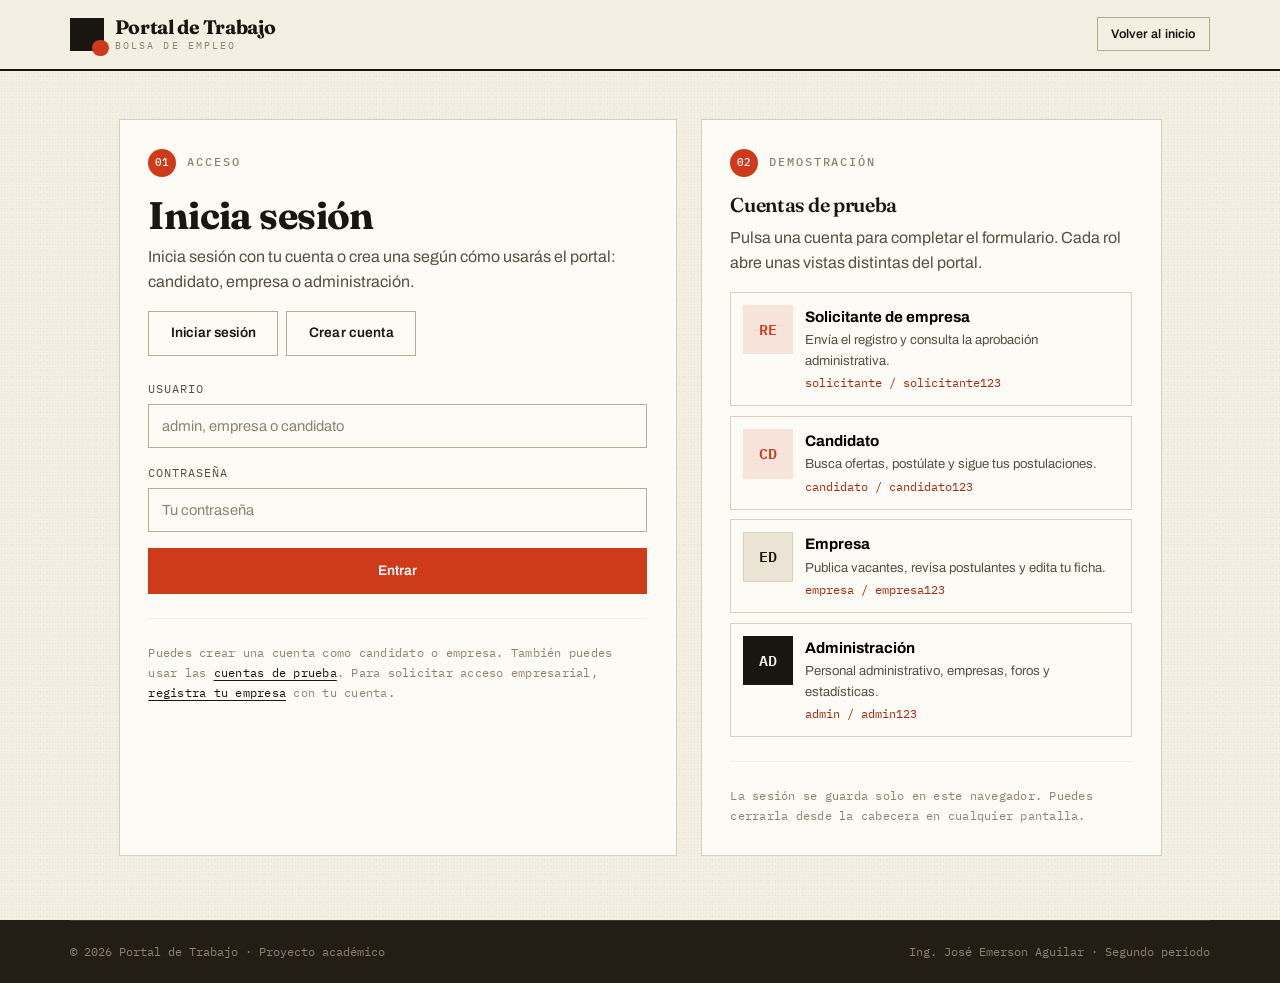
<file: login.html>
<!doctype html>
<html lang="es-SV">
  <head>
    <meta charset="utf-8" />
    <meta name="viewport" content="width=device-width, initial-scale=1" />
    <title>Iniciar sesión — Portal de Trabajo</title>
    <meta
      name="description"
      content="Acceso al Portal de Trabajo con cuentas de demostración para candidatos, empresas y administración."
    />
    <link rel="icon" type="image/svg+xml" href="./media/favicon.svg" />

    <!-- Bootstrap local (funciona sin conexión) -->
    <link rel="stylesheet" href="./estilos/vendor/bootstrap.min.css" />
    <!-- Tipografías descargadas al proyecto -->
    <link rel="stylesheet" href="./estilos/tipografias.css" />
    <!-- Sistema visual propio -->
    <link rel="stylesheet" href="./estilos/base.css" />
    <link rel="stylesheet" href="./estilos/componentes.css" />
    <link rel="stylesheet" href="./estilos/pantallas.css" />
    <!-- Estilos exclusivos de esta pantalla (prefijo .login-) -->
    <link rel="stylesheet" href="./estilos/login.css" />
  </head>

  <body class="d-flex flex-column min-vh-100">
    <a class="visually-hidden-focusable btn btn-tinta position-absolute" href="#contenido">
      Saltar al contenido principal
    </a>

    <!-- Cabecera reducida: en el login no hace falta el menú completo -->
    <header class="cabecera">
      <div class="contenedor">
        <div class="d-flex align-items-center justify-content-between gap-2 flex-wrap py-2">
          <a class="marca" href="./index.html">
            <span class="marca-marca" aria-hidden="true"></span>
            <span class="marca-texto">
              Portal de Trabajo
              <small>Bolsa de empleo</small>
            </span>
          </a>
          <a class="btn btn-linea btn-sm" href="./index.html">Volver al inicio</a>
        </div>
      </div>
    </header>

    <main id="contenido" class="login-principal">
      <div class="contenedor">
        <div class="row g-4 justify-content-center">
          <!-- ====================================================
               FORMULARIO DE ACCESO
               ==================================================== -->
          <div class="col-lg-6">
            <div class="panel login-panel">
              <p class="etiqueta" data-num="01">Acceso</p>
              <h1>Inicia sesión</h1>
              <p class="texto-suave">
                Inicia sesión con tu cuenta o crea una según cómo usarás el portal:
                candidato, empresa o administración.
              </p>

              <!-- Motivo por el que se llegó al login (vista protegida) -->
              <div id="loginAviso" class="login-aviso" hidden></div>

              <!-- Si ya hay una sesión abierta se ofrece continuar -->
              <div id="loginSesionActiva" class="login-sesion" hidden></div>

<div class="d-flex gap-2 mb-4" role="group" aria-label="Acceso o registro"><button class="btn btn-linea" type="button" data-modo-acceso="entrar" aria-pressed="true">Iniciar sesión</button><button class="btn btn-linea" type="button" data-modo-acceso="registro" aria-pressed="false">Crear cuenta</button></div><div id="panelEntrar">              <form id="formLogin" novalidate>
                <div class="login-campo">
                  <label for="loginUsuario">Usuario</label>
                  <input
                    class="form-control"
                    type="text"
                    id="loginUsuario"
                    name="usuario"
                    placeholder="admin, empresa o candidato"
                    autocomplete="username"
                    required
                  />
                </div>

                <div class="login-campo">
                  <label for="loginPass">Contraseña</label>
                  <input
                    class="form-control"
                    type="password"
                    id="loginPass"
                    name="contrasena"
                    placeholder="Tu contraseña"
                    autocomplete="current-password"
                    required
                  />
                </div>

                <p id="loginError" class="login-error" hidden></p>

                <button class="btn btn-bermellon w-100" type="submit">Entrar</button>
              </form>

</div><section id="panelCrearCuenta" hidden><h2 class="fs-4">¿Cómo usarás el portal?</h2><form id="formCrearCuenta">
<fieldset class="mb-3"><legend class="form-label">Tipo de cuenta</legend><label class="d-block mb-2"><input type="radio" name="rol" value="candidato" required checked> Candidato: buscar empleo y enviar mi currículum</label><label class="d-block"><input type="radio" name="rol" value="solicitante" required> Empresa: registrar mi organización y contratar</label></fieldset>
<label class="form-label" for="altaNombre">Nombre del responsable</label><input id="altaNombre" class="form-control mb-3" name="nombre" required minlength="3" maxlength="120" autocomplete="name">
<label class="form-label" for="altaCorreo">Correo</label><input id="altaCorreo" class="form-control mb-3" type="email" name="correo" required maxlength="160" autocomplete="email">
<label class="form-label" for="altaUsuario">Usuario</label><input id="altaUsuario" class="form-control mb-3" name="usuario" required pattern="[a-z0-9_-]{3,40}" autocomplete="username">
<label class="form-label" for="altaClave">Contraseña</label><input id="altaClave" class="form-control mb-3" name="contrasena" type="password" required minlength="8" maxlength="128" autocomplete="new-password">
<label class="form-label" for="altaConfirmar">Repite la contraseña</label><input id="altaConfirmar" class="form-control mb-3" name="confirmar" type="password" required minlength="8" maxlength="128" autocomplete="new-password">
<p class="texto-suave">Las empresas completan después su registro y esperan la aprobación. No necesitan un perfil de candidato ni currículum.</p><p class="texto-suave small">Cuenta de prototipo, guardada solo en este navegador. No uses tu contraseña habitual.</p><p id="errorCrearCuenta" class="login-error" role="alert"></p><button class="btn btn-bermellon" type="submit">Crear mi cuenta</button></form></section>
              <hr class="filete my-4" />

              <p class="datos texto-tenue mb-0">
                Puedes crear una cuenta como candidato o empresa. También puedes usar las
                <a href="#cuentas">cuentas de prueba</a>. Para solicitar acceso empresarial,
                <a href="./registro-empresa.html">registra tu empresa</a> con tu cuenta.
              </p>
            </div>
          </div>

          <!-- ====================================================
               CUENTAS DE PRUEBA
               Cada botón rellena el formulario; después se pulsa
               "Entrar". Las credenciales son ficticias.
               ==================================================== -->
          <div class="col-lg-5" id="cuentas">
            <div class="panel login-panel">
              <p class="etiqueta" data-num="02">Demostración</p>
              <h2>Cuentas de prueba</h2>
              <p class="texto-suave">
                Pulsa una cuenta para completar el formulario. Cada rol abre unas
                vistas distintas del portal.
              </p>

              <button class="login-cuenta" type="button" data-demo-usuario="solicitante" data-demo-contrasena="solicitante123"><span class="marca-empresa acento" aria-hidden="true">RE</span><span class="login-cuenta-texto"><strong>Solicitante de empresa</strong><span>Envía el registro y consulta la aprobación administrativa.</span><code>solicitante / solicitante123</code></span></button>

              <button
                class="login-cuenta"
                type="button"
                data-demo-usuario="candidato"
                data-demo-contrasena="candidato123"
              >
                <span class="marca-empresa acento" aria-hidden="true">CD</span>
                <span class="login-cuenta-texto">
                  <strong>Candidato</strong>
                  <span>Busca ofertas, postúlate y sigue tus postulaciones.</span>
                  <code>candidato / candidato123</code>
                </span>
              </button>

              <button
                class="login-cuenta"
                type="button"
                data-demo-usuario="empresa"
                data-demo-contrasena="empresa123"
              >
                <span class="marca-empresa" aria-hidden="true">ED</span>
                <span class="login-cuenta-texto">
                  <strong>Empresa</strong>
                  <span>Publica vacantes, revisa postulantes y edita tu ficha.</span>
                  <code>empresa / empresa123</code>
                </span>
              </button>

              <button
                class="login-cuenta"
                type="button"
                data-demo-usuario="admin"
                data-demo-contrasena="admin123"
              >
                <span class="marca-empresa oscura" aria-hidden="true">AD</span>
                <span class="login-cuenta-texto">
                  <strong>Administración</strong>
                  <span>Personal administrativo, empresas, foros y estadísticas.</span>
                  <code>admin / admin123</code>
                </span>
              </button>

              <hr class="filete my-4" />

              <p class="datos texto-tenue mb-0">
                La sesión se guarda solo en este navegador. Puedes cerrarla desde la
                cabecera en cualquier pantalla.
              </p>
            </div>
          </div>
        </div>
      </div>
    </main>

    <footer class="pie pie-compacto mt-auto">
      <div class="contenedor">
        <div class="pie-registro">
          <span>© <span data-anio>2026</span> Portal de Trabajo · Proyecto académico</span>
          <span>Ing. José Emerson Aguilar · Segundo período</span>
        </div>
      </div>
    </footer>

    <script src="./estilos/vendor/bootstrap.bundle.min.js"></script>
    <script src="./js/datos.js?v=20261027-editorial-permisos-2"></script>
    <script src="./js/dominio-flujos.js?v=20261027-editorial-permisos-2"></script>
    <script src="./js/flujos.js?v=20261027-editorial-permisos-2"></script>
    <script src="./js/auth.js?v=20261027-editorial-permisos-2"></script>
    <script src="./js/main.js?v=20261027-editorial-permisos-2"></script>
  </body>
</html>
</file>
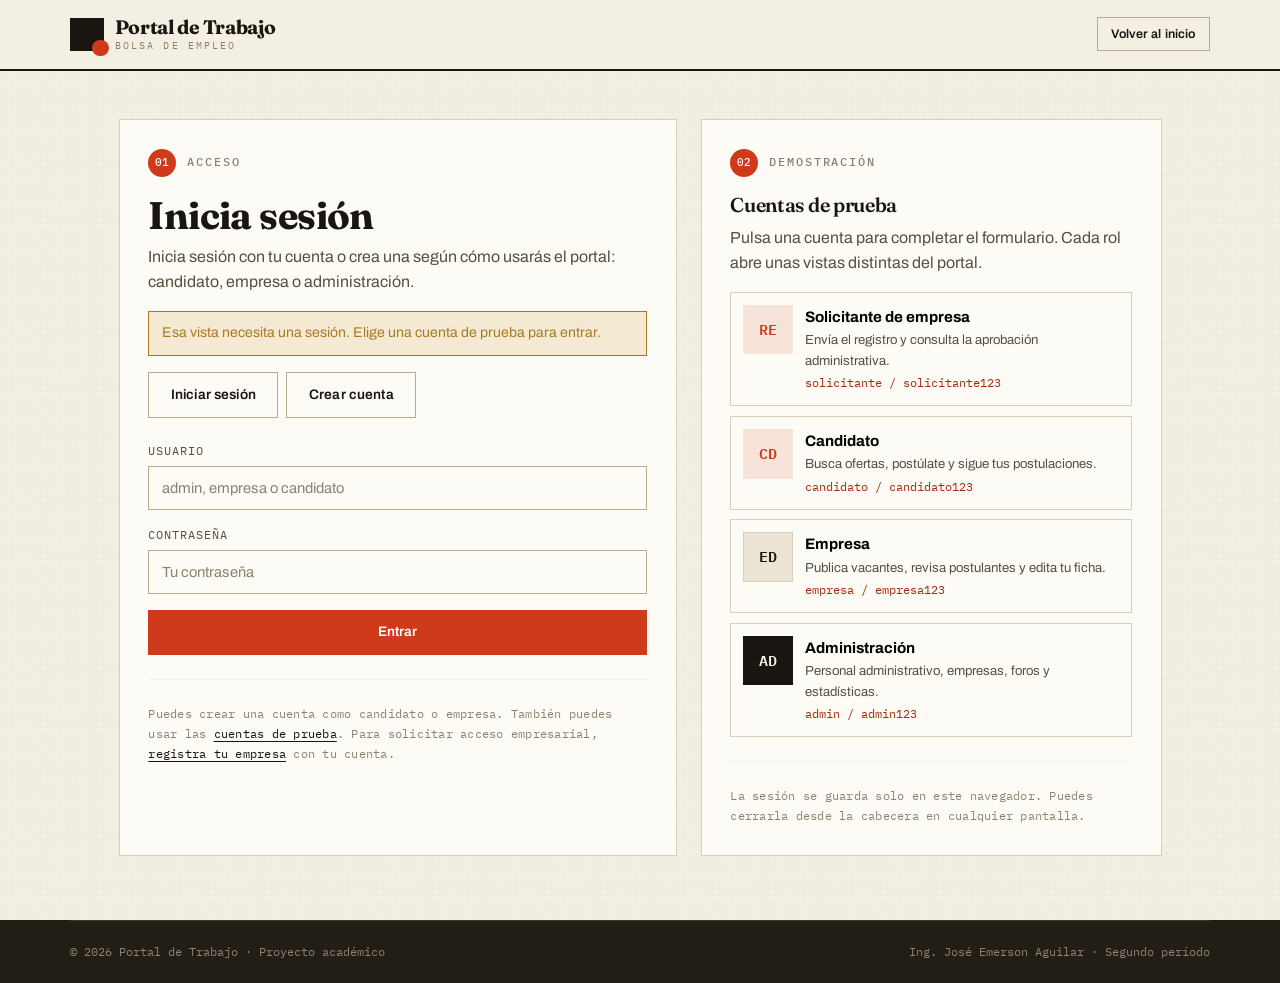
<file: perfil.html>
<!doctype html>
<html lang="es-SV">
  <head>
    <meta charset="utf-8" />
    <meta name="viewport" content="width=device-width, initial-scale=1" />
    <title>Mi perfil — Portal de Trabajo</title>
    <meta
      name="description"
      content="Prototipo de portal de empleo: gestiona tus datos personales, currículum, alertas de empleo, postulaciones y valoraciones desde tu perfil."
    />
    <link rel="icon" type="image/svg+xml" href="./media/favicon.svg" />

    <!-- Bootstrap local (funciona sin conexión) -->
    <link rel="stylesheet" href="./estilos/vendor/bootstrap.min.css" />
    <!-- Tipografías descargadas al proyecto -->
    <link rel="stylesheet" href="./estilos/tipografias.css" />
    <!-- Sistema visual propio: variables, componentes y pantallas -->
    <link rel="stylesheet" href="./estilos/base.css" />
    <link rel="stylesheet" href="./estilos/componentes.css" />
    <link rel="stylesheet" href="./estilos/pantallas.css" />
    <!-- Ajustes propios de esta pantalla (solo clases .per-) -->
    <link rel="stylesheet" href="./estilos/perfil.css?v=20261027-seleccion-4" />
  </head>

  <body class="d-flex flex-column min-vh-100">
    <a class="visually-hidden-focusable btn btn-tinta position-absolute" href="#contenido">
      Saltar al contenido principal
    </a>

    <!-- ============================================================
         CABECERA
         Encabezado con logo, formulario de inicio de sesión y botón
         de registro (según el requerimiento de la página de inicio).
         ============================================================ -->
    <header class="cabecera">
      <div class="contenedor">
        <div class="d-flex align-items-center justify-content-between gap-2 flex-wrap py-2">
          <a class="marca" href="./index.html">
            <span class="marca-marca" aria-hidden="true"></span>
            <span class="marca-texto">
              Portal de Trabajo
              <small>Bolsa de empleo</small>
            </span>
          </a>

          <!-- Navegación principal: se marca sola según el archivo abierto -->
          <nav class="nav-principal d-none d-lg-flex" aria-label="Secciones del portal">
            <a class="nav-link" href="./busqueda.html">Buscar empleos</a>
            <a class="nav-link" href="./directorio.html">Empresas</a>
            <a class="nav-link" href="./recursos.html">Recursos</a>
            <a class="nav-link" href="./foros.html">Foros</a>
            <a class="nav-link" href="./perfil.html">Mi perfil</a>
          </nav>

          <!-- Acceso: maqueta, no valida credenciales -->
          <form class="acceso d-none d-lg-flex" data-acceso novalidate>
            <input class="acceso-campo" type="email" placeholder="Correo" aria-label="Correo electrónico" />
            <input class="acceso-campo" type="password" placeholder="Contraseña" aria-label="Contraseña" />
            <button class="btn btn-tinta btn-sm" type="submit">Entrar</button>
            <a class="btn btn-linea btn-sm" href="./perfil.html">Registrarse</a>
          </form>

          <button
            class="btn btn-tinta btn-sm d-lg-none"
            type="button"
            data-bs-toggle="collapse"
            data-bs-target="#menuMovil"
            aria-expanded="false"
            aria-controls="menuMovil"
          >
            Menú
          </button>
        </div>
      </div>

      <!-- Menú para pantallas pequeñas -->
      <div class="collapse menu-desplegable" id="menuMovil">
        <div class="contenedor py-3">
          <nav class="nav flex-column" aria-label="Secciones del portal (móvil)">
            <a class="nav-link" href="./busqueda.html">Buscar empleos</a>
            <a class="nav-link" href="./directorio.html">Empresas</a>
            <a class="nav-link" href="./recursos.html">Recursos</a>
            <a class="nav-link" href="./foros.html">Foros</a>
            <a class="nav-link" href="./perfil.html">Mi perfil</a>
            <a class="nav-link" href="./admin.html">Administración</a>
          </nav>
          <hr class="filete my-3" />
          <form class="gap-2 d-flex flex-column" data-acceso novalidate>
            <input class="form-control" type="email" placeholder="Correo electrónico" aria-label="Correo electrónico" />
            <input class="form-control" type="password" placeholder="Contraseña" aria-label="Contraseña" />
            <div class="d-flex gap-2">
              <button class="btn btn-tinta flex-fill" type="submit">Entrar</button>
              <a class="btn btn-linea flex-fill" href="./perfil.html">Registrarse</a>
            </div>
          </form>
        </div>
      </div>
    </header>

    <main id="contenido">
      <!-- ============================================================
           CABECERA DEL PERFIL
           Identidad de la persona usuaria: avatar circular con
           iniciales, nombre, ocupación y estado de disponibilidad.
           A la derecha, las acciones principales de la cuenta.
           ============================================================ -->
      <section class="perfil-cabecera">
        <div class="contenedor">
          <div class="d-flex align-items-center gap-3 flex-wrap">
            <!-- Avatar circular: el círculo es el lenguaje de acento -->
            <span class="avatar avatar-lg">AM</span>

            <div class="flex-grow-1" style="min-width: 14rem">
              <h1>Ana Belén Morales</h1>
              <p class="texto-suave mb-2">Ingeniera en Sistemas · San Salvador</p>
              <div class="chips">
                <span class="etiqueta-chip">
                  <span class="punto punto-verde" aria-hidden="true"></span>
                  Disponible para trabajar
                </span>
                <span class="etiqueta-chip">Perfil visto 128 veces</span>
              </div>
            </div>

            <!-- Acciones de la cuenta (responden con aviso, js/main.js) -->
            <div class="vacante-acciones">
              <button
                class="btn btn-bermellon"
                type="button"
                data-accion="editar"
                data-mensaje="Modo edición activado en la demostración."
              >
                Editar perfil
              </button>
              <button
                class="btn btn-linea"
                type="button"
                data-accion="compartir"
                data-mensaje="Enlace del perfil copiado (demostración)."
              >
                Compartir perfil
              </button>
            </div>
          </div>
        </div>
      </section>

      <!-- ============================================================
           CUERPO DEL PERFIL
           Dos columnas: a la izquierda las pestañas con su panel
           activo; a la derecha un aside con progreso, consejo y
           llamada a la acción.
           ============================================================ -->
      <section class="seccion-ajustada">
        <div class="contenedor">
          <div class="perfil-rejilla">
            <!-- ---------- Columna izquierda ---------- -->
            <div>
              <!-- Navegación interna del perfil: cada botón activa su panel -->
              <ul class="pestanas" role="tablist" aria-label="Secciones del perfil">
                <li role="presentation">
                  <button class="pestanas-enlace activo" type="button" role="tab" data-pestana="perfil" aria-selected="true">
                    Perfil
                  </button>
                </li>
                <li role="presentation">
                  <button class="pestanas-enlace" type="button" role="tab" data-pestana="curriculum" aria-selected="false">
                    Currículum
                  </button>
                </li>
                <li role="presentation">
                  <button class="pestanas-enlace" type="button" role="tab" data-pestana="alertas" aria-selected="false">
                    Alertas <span class="contador">3</span>
                  </button>
                </li>
                <li role="presentation">
                  <button class="pestanas-enlace" type="button" role="tab" data-pestana="postulaciones" aria-selected="false">
                    Postulaciones <span class="contador">4</span>
                  </button>
                </li>
                <li role="presentation">
                  <button class="pestanas-enlace" type="button" role="tab" data-pestana="estadisticas" aria-selected="false">
                    Estadísticas
                  </button>
                </li>
                <li role="presentation">
                  <button class="pestanas-enlace" type="button" role="tab" data-pestana="valoraciones" aria-selected="false">
                    Mis valoraciones
                  </button>
                </li>
              </ul>

              <!-- ===== Pestaña: Perfil (datos personales) ===== -->
              <div id="pestanaPerfil" role="tabpanel">
                <div class="panel">
                  <div class="panel-cabecera">
                    <h2>Datos personales</h2>
                  </div>
                  <div class="panel-cuerpo">
                    <form id="formPerfil" novalidate>
                      <div class="row g-3">
                        <div class="col-md-6">
                          <label class="form-label" for="fNombres">Nombres</label>
                          <input class="form-control" id="fNombres" name="nombres" type="text" value="Ana Belén Morales" required />
                        </div>
                        <div class="col-md-6">
                          <label class="form-label" for="fCorreo">Correo electrónico</label>
                          <input class="form-control" id="fCorreo" name="correo" type="email" value="ana.morales@correo.example" required />
                        </div>
                        <div class="col-md-4">
                          <label class="form-label" for="fTelefono">Teléfono</label>
                          <input class="form-control" id="fTelefono" name="telefono" type="tel" placeholder="+503 7000 0000" />
                        </div>
                        <div class="col-md-4">
                          <label class="form-label" for="fCiudad">Ciudad</label>
                          <select class="form-select" id="fCiudad" name="ciudad">
                            <option selected>San Salvador</option>
                            <option>Santa Tecla</option>
                            <option>San Miguel</option>
                            <option>Santa Ana</option>
                            <option>Sonsonate</option>
                          </select>
                        </div>
                        <div class="col-md-4">
                          <label class="form-label" for="fPerfil">Perfil profesional</label>
                          <input class="form-control" id="fPerfil" name="perfil" type="text" value="Ingeniera en Sistemas" placeholder="Ej. Ingeniera en Sistemas" />
                        </div>
                        <div class="col-12">
                          <label class="form-label" for="fAcerca">Acerca de mí</label>
                          <textarea class="form-control" id="fAcerca" name="acerca" placeholder="Cuéntale a las empresas qué buscas..."></textarea>
                        </div>
                        <div class="col-12">
                          <span class="form-label d-block">Habilidades</span>
                          <!-- Chips existentes; el JS permite añadir y eliminar -->
                          <div class="chips per-chips" id="listaHabilidades">
                            <span class="etiqueta-chip" data-valor="React">
                              React
                              <button class="per-quitar" type="button" aria-label="Quitar habilidad React">&times;</button>
                            </span>
                            <span class="etiqueta-chip" data-valor="SQL">
                              SQL
                              <button class="per-quitar" type="button" aria-label="Quitar habilidad SQL">&times;</button>
                            </span>
                            <span class="etiqueta-chip" data-valor="Git">
                              Git
                              <button class="per-quitar" type="button" aria-label="Quitar habilidad Git">&times;</button>
                            </span>
                            <span class="etiqueta-chip" data-valor="Análisis de datos">
                              Análisis de datos
                              <button class="per-quitar" type="button" aria-label="Quitar habilidad Análisis de datos">&times;</button>
                            </span>
                            <input
                              class="form-control per-chip-entrada"
                              id="fHabilidad"
                              type="text"
                              placeholder="Escribe una habilidad y pulsa Enter"
                              aria-label="Nueva habilidad"
                            />
                            <button class="btn btn-linea btn-sm" type="button" id="btnHabilidad">Añadir</button>
                          </div>
                        </div>
                      </div>

                      <!-- Pie del formulario -->
                      <div class="mt-4">
                        <button class="btn btn-bermellon" type="submit">Guardar cambios</button>
                      </div>
                    </form>
                  </div>
                </div>
              </div>

              <!-- ===== Pestaña: Currículum (carga simulada) ===== -->
              <div id="pestanaCurriculum" role="tabpanel" hidden>
                <div class="panel">
                  <div class="panel-cabecera">
                    <h2>Currículum</h2>
                  </div>
                  <div class="panel-cuerpo">
                    <!-- Zona de carga: el disco circular lleva el texto CV -->
                    <div class="carga-zona" id="zonaCarga">
                      <span class="disco" aria-hidden="true">CV</span>
                      <h4>Arrastra tu currículum aquí</h4>
                      <p class="texto-suave mb-0">PDF o Word, máximo 5 MB</p>
                      <input type="file" id="inputArchivo" class="visually-hidden" accept=".pdf,.doc,.docx" />
                      <label for="inputArchivo" class="btn btn-linea mt-2">o selecciona un archivo</label>
                    </div>

                    <!-- Lista de archivos cargados (una fila de ejemplo) -->
                    <div id="listaArchivos" class="mt-3">
                      <div class="archivo-fila">
                        <span class="disco" aria-hidden="true">PDF</span>
                        <div class="flex-grow-1">
                          <strong>curriculum-ana-morales.pdf</strong><br />
                          <small class="datos texto-tenue">Subido el 12 oct 2026 · 240 KB</small>
                        </div>
                        <button class="btn btn-fantasma btn-sm" type="button" data-quitar-archivo>Eliminar</button>
                      </div>
                    </div>
                  </div>
                </div>
              </div>

              <!-- ===== Pestaña: Alertas de empleo ===== -->
              <div id="pestanaAlertas" role="tabpanel" hidden>
                <div class="panel">
                  <div class="panel-cabecera">
                    <h2>Alertas de empleo</h2>
                    <button class="btn btn-linea btn-sm" type="button" id="btnNuevaAlerta">Nueva alerta</button>
                  </div>
                  <div class="panel-cuerpo">
                    <!-- El JS pinta las filas con su interruptor -->
                    <div id="listaAlertas"></div>

                    <!-- Formulario oculto para crear una alerta nueva -->
                    <div class="panel mt-3" id="formAlerta" hidden>
                      <div class="panel-cuerpo">
                        <div class="row g-3">
                          <div class="col-md-4">
                            <label class="form-label" for="fSectorAlerta">Sector</label>
                            <select class="form-select" id="fSectorAlerta">
                              <option>Tecnología</option>
                              <option>Salud</option>
                              <option>Diseño</option>
                              <option>Finanzas</option>
                              <option>Logística</option>
                            </select>
                          </div>
                          <div class="col-md-4">
                            <label class="form-label" for="fCiudadAlerta">Ciudad</label>
                            <select class="form-select" id="fCiudadAlerta">
                              <option selected>San Salvador</option>
                              <option>Santa Tecla</option>
                              <option>San Miguel</option>
                              <option>Santa Ana</option>
                              <option>Sonsonate</option>
                            </select>
                          </div>
                          <div class="col-md-4">
                            <label class="form-label" for="fSalarioAlerta">Salario mínimo</label>
                            <select class="form-select" id="fSalarioAlerta">
                              <option value="500">$500 o más</option>
                              <option value="900" selected>$900 o más</option>
                              <option value="1400">$1,400 o más</option>
                              <option value="1800">$1,800 o más</option>
                            </select>
                          </div>
                          <div class="col-12">
                            <button class="btn btn-bermellon" type="button" id="btnCrearAlerta">Crear alerta</button>
                          </div>
                        </div>
                      </div>
                    </div>
                  </div>
                </div>
              </div>

              <!-- ===== Pestaña: Postulaciones ===== -->
              <div id="pestanaPostulaciones" role="tabpanel" hidden>
                <div class="panel">
                  <div class="panel-cabecera">
                    <h2>Mis postulaciones</h2>
                    <span class="datos texto-tenue" id="contadorMisPostulaciones"></span>
                  </div>
                  <div class="panel-cuerpo" id="listaMisPostulaciones">
                    <!-- js/perfil.js pinta aquí las postulaciones de
                         ejemplo y las enviadas desde vacante.html -->
                  </div>
                </div>
                <section class="panel mt-3"><div class="panel-cabecera"><h2>Mis guardados</h2></div><div class="panel-cuerpo" id="listaGuardados"></div></section>
              </div>

              <!-- ===== Pestaña: Estadísticas ===== -->
              <div id="pestanaEstadisticas" role="tabpanel" hidden>
                <!-- Cuatro cifras clave del perfil -->
                <div class="estadisticas-rejilla">
                  <div class="estadistica">
                    <strong>128</strong>
                    <span>Visitas al perfil</span>
                    <p class="variacion mb-0">+12% esta semana</p>
                  </div>
                  <div class="estadistica">
                    <strong id="totalPostulacionesPerfil">0</strong>
                    <span>Postulaciones</span>
                  </div>
                  <div class="estadistica">
                    <strong id="totalGuardadosPerfil">0</strong>
                    <span>Ofertas guardadas</span>
                  </div>
                  <div class="estadistica">
                    <strong>2</strong>
                    <span>Entrevistas</span>
                  </div>
                </div>

                <!-- Gráfico de barras: el JS dibuja las barras -->
                <div class="panel mt-3">
                  <div class="panel-cabecera">
                    <h3>Visitas últimos 8 meses · datos de ejemplo</h3>
                  </div>
                  <div class="panel-cuerpo">
                    <div class="grafico-barras" id="graficoVisitas"></div>
                    <div class="grafico-barras-eje">
                      <span>Mar</span>
                      <span>Abr</span>
                      <span>May</span>
                      <span>Jun</span>
                      <span>Jul</span>
                      <span>Ago</span>
                      <span>Sep</span>
                      <span>Oct</span>
                    </div>
                  </div>
                </div>
              </div>

              <!-- ===== Pestaña: Mis valoraciones ===== -->
              <div id="pestanaValoraciones" role="tabpanel" hidden>
                <div class="panel">
                  <div class="panel-cabecera">
                    <h2>Valoraciones que dejé</h2>
                  </div>
                  <div class="panel-cuerpo">
                    <!-- Formulario de nueva valoración -->
                    <form id="formValorar">
                      <div class="row g-3">
                        <div class="col-md-6">
                          <label class="form-label" for="fEmpresaValorar">Empresa</label>
                          <select class="form-select" id="fEmpresaValorar">
                            <option value="1">Cuscatlán Software</option>
                            <option value="2">Café Altura</option>
                            <option value="3">Estudio Cardinal</option>
                            <option value="4">Salud Integral</option>
                            <option value="5">Ruta Norte</option>
                            <option value="6">Banco del Valle</option>
                          </select>
                        </div>
                        <div class="col-md-6">
                          <span class="form-label d-block">Tu nota</span>
                          <!-- Los cinco puntos eligen la nota (js/perfil.js) -->
                          <div class="valoracion" id="valoracionEstrellas">
                            <button class="punto-valoracion per-nota" type="button" data-nota="1" aria-label="Nota 1"></button>
                            <button class="punto-valoracion per-nota" type="button" data-nota="2" aria-label="Nota 2"></button>
                            <button class="punto-valoracion per-nota" type="button" data-nota="3" aria-label="Nota 3"></button>
                            <button class="punto-valoracion per-nota" type="button" data-nota="4" aria-label="Nota 4"></button>
                            <button class="punto-valoracion per-nota" type="button" data-nota="5" aria-label="Nota 5"></button>
                            <span class="valoracion-nota" id="notaElegida">—</span>
                          </div>
                        </div>
                        <div class="col-12">
                          <label class="form-label" for="fTextoValorar">Comentario</label>
                          <textarea class="form-control" id="fTextoValorar" placeholder="¿Cómo fue tu experiencia?"></textarea>
                        </div>
                        <div class="col-12">
                          <button class="btn btn-bermellon" type="submit">Publicar valoración</button>
                        </div>
                      </div>
                    </form>

                    <hr class="filete my-4" />

                    <!-- Valoraciones ya publicadas por esta persona -->
                    <div id="listaMisValoraciones">
                      <article class="resena">
                        <span class="avatar avatar-sm" aria-hidden="true">AM</span>
                        <div>
                          <div class="resena-cabecera">
                            <strong>Estudio Cardinal</strong>
                            <span class="valoracion">
                              <span class="punto-valoracion lleno"></span>
                              <span class="punto-valoracion lleno"></span>
                              <span class="punto-valoracion lleno"></span>
                              <span class="punto-valoracion lleno"></span>
                              <span class="punto-valoracion lleno"></span>
                              <span class="valoracion-nota">5</span>
                            </span>
                          </div>
                          <p>La práctica de diseño fue muy formativa: críticas constructivas y proyectos reales desde el primer día.</p>
                          <small class="datos texto-tenue">Publicada hace 5 días</small>
                        </div>
                      </article>

                      <article class="resena">
                        <span class="avatar avatar-sm" aria-hidden="true">AM</span>
                        <div>
                          <div class="resena-cabecera">
                            <strong>Salud Integral</strong>
                            <span class="valoracion">
                              <span class="punto-valoracion lleno"></span>
                              <span class="punto-valoracion lleno"></span>
                              <span class="punto-valoracion lleno"></span>
                              <span class="punto-valoracion"></span>
                              <span class="punto-valoracion"></span>
                              <span class="valoracion-nota">3</span>
                            </span>
                          </div>
                          <p>El turno nocturno es exigente y la planificación de horarios mejora si se pide con anticipación.</p>
                          <small class="datos texto-tenue">Publicada hace 3 semanas</small>
                        </div>
                      </article>
                    </div>
                  </div>
                </div>
              </div>
            </div>

            <!-- ---------- Columna derecha (aside) ---------- -->
            <aside class="per-lateral">
              <!-- Completitud del perfil -->
              <div class="panel">
                <div class="panel-cuerpo">
                  <h4>Completitud del perfil</h4>
                  <div class="progreso-lineal mt-2">
                    <div class="barra" style="width: 72%"></div>
                  </div>
                  <p class="datos mt-2 mb-3">72% completado</p>
                  <!-- Lista de pendientes: punto verde = hecho, punto tenue = pendiente -->
                  <ul class="per-tareas">
                    <li><span class="punto punto-verde" aria-hidden="true"></span> Datos personales completados</li>
                    <li><span class="punto" aria-hidden="true"></span> Falta añadir referencia laboral</li>
                    <li><span class="punto" aria-hidden="true"></span> Falta subir certificados</li>
                  </ul>
                </div>
              </div>

              <!-- Consejo del día -->
              <div class="panel mt-3">
                <div class="panel-cuerpo">
                  <h4>Consejo del día</h4>
                  <p class="texto-suave" style="font-size: 0.9rem">
                    Un perfil con logros medibles recibe hasta tres veces más mensajes de empresas.
                    Cifras concretas ganan a las descripciones generales.
                  </p>
                  <a href="./recursos.html">Ver todos los recursos</a>
                </div>
              </div>

              <!-- Llamada a la acción: ajustar alertas -->
              <div class="panel panel-tinta mt-3">
                <div class="panel-cuerpo">
                  <h4>¿Buscas algo distinto?</h4>
                  <p style="font-size: 0.9rem; color: #cfc6b4">
                    Actualiza tus criterios de búsqueda y recibe ofertas que sí encajan contigo.
                  </p>
                  <a class="btn btn-bermellon btn-block" href="./perfil.html#alertas">Actualizar mis alertas</a>
                </div>
              </div>
            </aside>
          </div>
        </div>
      </section>
    </main>

    <!-- ============================================================
         PIE DE PÁGINA
         ============================================================ -->
    <footer class="pie mt-auto">
      <div class="contenedor">
        <div class="row g-4">
          <div class="col-lg-4">
            <a class="marca mb-3" href="./index.html">
              <span class="marca-marca" aria-hidden="true"></span>
              <span class="marca-texto">
                Portal de Trabajo
                <small>Bolsa de empleo</small>
              </span>
            </a>
            <p style="max-width: 34ch; font-size: 0.9rem">
              Prototipo académico de portal de búsqueda de empleo en El Salvador. Todas las empresas,
              personas y cifras mostradas son ficticias.
            </p>
          </div>
          <div class="col-6 col-lg-2">
            <h5>Candidatos</h5>
            <a href="./busqueda.html">Buscar empleos</a><br />
            <a href="./perfil.html">Mi perfil</a><br />
            <a href="./recursos.html">Recursos</a><br />
            <a href="./foros.html">Foros</a><br />
            <a href="./registro-empresa.html">Registrar empresa</a>
          </div>
          <div class="col-6 col-lg-2">
            <h5>Empresas</h5>
            <a href="./empresas.html">Publicar oferta</a><br />
            <a href="./empresas.html#postulaciones">Ver postulaciones</a><br />
            <a href="./directorio.html">Directorio</a><br />
            <a href="./admin.html">Administración</a>
          </div>
          <div class="col-lg-4">
            <h5>Boletín de empleo</h5>
            <p style="font-size: 0.9rem; max-width: 32ch">
              Recibe las ofertas de la semana según tu sector.
            </p>
            <form class="d-flex gap-2" data-accion="suscripcion" data-mensaje="Suscripción registrada. Recibirás el próximo boletín el lunes." data-tono="exito">
              <input class="form-control" type="email" placeholder="Tu correo" aria-label="Correo para el boletín" />
              <button class="btn btn-bermellon" type="submit">Suscribirme</button>
            </form>
          </div>
        </div>

        <div class="pie-registro">
          <span>© <span data-anio>2026</span> Portal de Trabajo · Proyecto académico</span>
          <span>Ing. José Emerson Aguilar · Segundo período</span>
        </div>
      </div>
    </footer>

    <script src="./estilos/vendor/bootstrap.bundle.min.js"></script>
    <script src="./js/datos.js?v=20261027-editorial-permisos-2"></script>
    <script src="./js/dominio-flujos.js?v=20261027-editorial-permisos-2"></script>
    <script src="./js/flujos.js?v=20261027-editorial-permisos-2"></script>
    <script src="./js/auth.js?v=20261027-editorial-permisos-2"></script>
    <script src="./js/main.js?v=20261027-editorial-permisos-2"></script>
    <script src="./js/perfil.js?v=20261027-editorial-permisos-2"></script>
  </body>
</html>
</file>
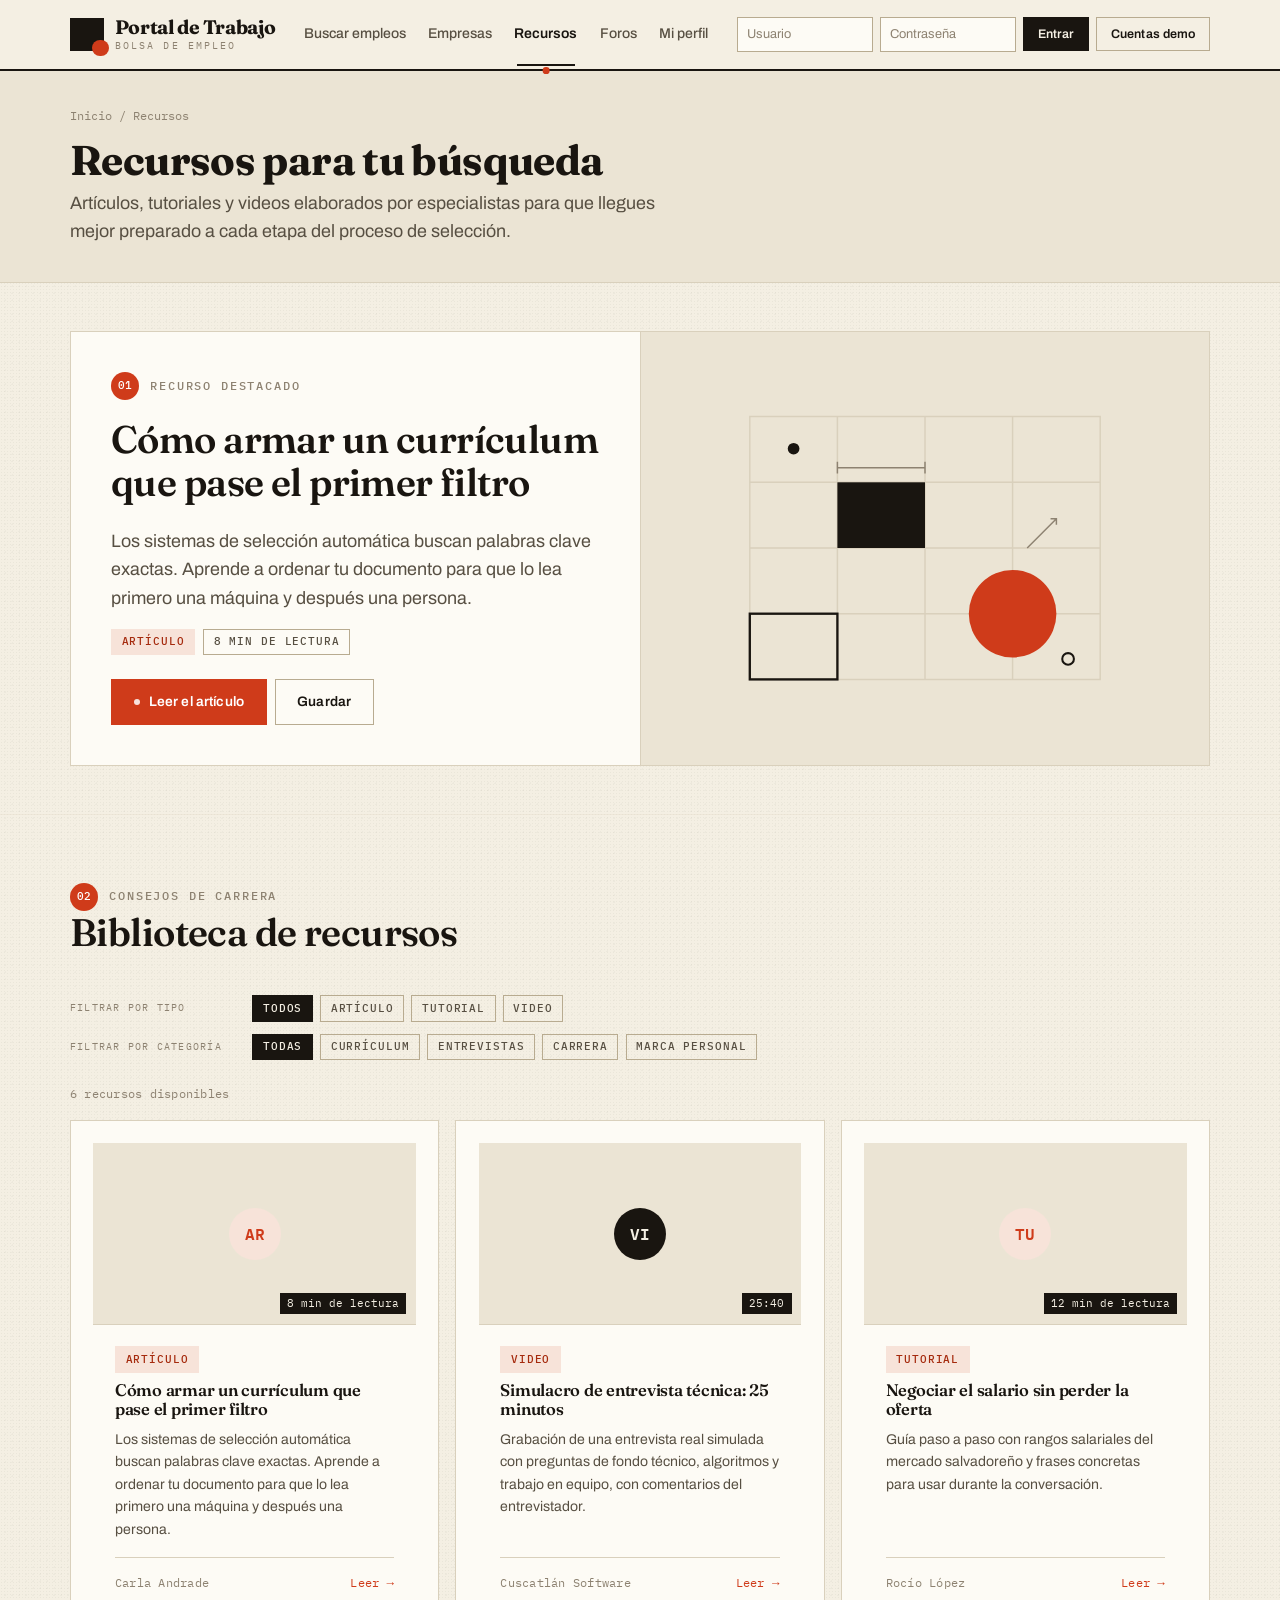
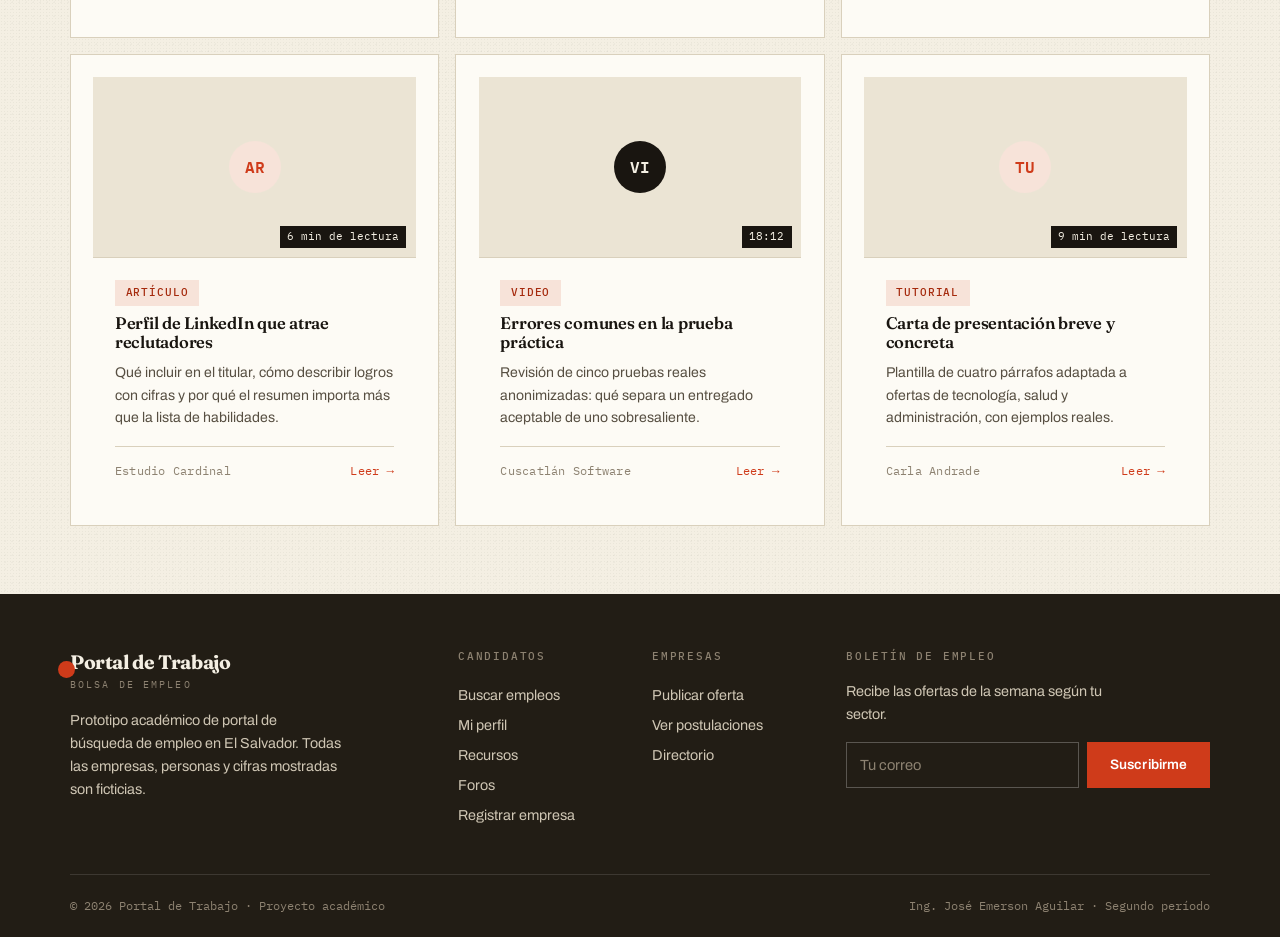
<file: recursos.html>
<!doctype html>
<html lang="es-SV">
  <head>
    <meta charset="utf-8" />
    <meta name="viewport" content="width=device-width, initial-scale=1" />
    <title>Recursos — Portal de Trabajo</title>
    <meta
      name="description"
      content="Artículos, tutoriales y videos para mejorar tu currículum, preparar entrevistas y gestionar tu carrera profesional."
    />
    <link rel="icon" type="image/svg+xml" href="./media/favicon.svg" />

    <!-- Bootstrap local (funciona sin conexión) -->
    <link rel="stylesheet" href="./estilos/vendor/bootstrap.min.css" />
    <!-- Tipografías descargadas al proyecto -->
    <link rel="stylesheet" href="./estilos/tipografias.css" />
    <!-- Sistema visual propio: variables, componentes y pantallas -->
    <link rel="stylesheet" href="./estilos/base.css" />
    <link rel="stylesheet" href="./estilos/componentes.css" />
    <link rel="stylesheet" href="./estilos/pantallas.css" />
    <!-- Estilos propios de esta pantalla -->
    <link rel="stylesheet" href="./estilos/recursos.css" />
  </head>

  <body class="d-flex flex-column min-vh-100">
    <a class="visually-hidden-focusable btn btn-tinta position-absolute" href="#contenido">
      Saltar al contenido principal
    </a>

    <!-- ============================================================
         CABECERA
         Encabezado con logo, formulario de inicio de sesión y botón
         de registro (según el requerimiento de la página de inicio).
         ============================================================ -->
    <header class="cabecera">
      <div class="contenedor">
        <div class="d-flex align-items-center justify-content-between gap-2 flex-wrap py-2">
          <a class="marca" href="./index.html">
            <span class="marca-marca" aria-hidden="true"></span>
            <span class="marca-texto">
              Portal de Trabajo
              <small>Bolsa de empleo</small>
            </span>
          </a>

          <!-- Navegación principal: se marca sola según el archivo abierto -->
          <nav class="nav-principal d-none d-lg-flex" aria-label="Secciones del portal">
            <a class="nav-link" href="./busqueda.html">Buscar empleos</a>
            <a class="nav-link" href="./directorio.html">Empresas</a>
            <a class="nav-link" href="./recursos.html">Recursos</a>
            <a class="nav-link" href="./foros.html">Foros</a>
            <a class="nav-link" href="./perfil.html">Mi perfil</a>
          </nav>

          <!-- Acceso: maqueta, no valida credenciales -->
          <form class="acceso d-none d-lg-flex" data-acceso novalidate>
            <input class="acceso-campo" type="email" placeholder="Correo" aria-label="Correo electrónico" />
            <input class="acceso-campo" type="password" placeholder="Contraseña" aria-label="Contraseña" />
            <button class="btn btn-tinta btn-sm" type="submit">Entrar</button>
            <a class="btn btn-linea btn-sm" href="./perfil.html">Registrarse</a>
          </form>

          <button
            class="btn btn-tinta btn-sm d-lg-none"
            type="button"
            data-bs-toggle="collapse"
            data-bs-target="#menuMovil"
            aria-expanded="false"
            aria-controls="menuMovil"
          >
            Menú
          </button>
        </div>
      </div>

      <!-- Menú para pantallas pequeñas -->
      <div class="collapse menu-desplegable" id="menuMovil">
        <div class="contenedor py-3">
          <nav class="nav flex-column" aria-label="Secciones del portal (móvil)">
            <a class="nav-link" href="./busqueda.html">Buscar empleos</a>
            <a class="nav-link" href="./directorio.html">Empresas</a>
            <a class="nav-link" href="./recursos.html">Recursos</a>
            <a class="nav-link" href="./foros.html">Foros</a>
            <a class="nav-link" href="./perfil.html">Mi perfil</a>
            <a class="nav-link" href="./admin.html">Administración</a>
          </nav>
          <hr class="filete my-3" />
          <form class="gap-2 d-flex flex-column" data-acceso novalidate>
            <input class="form-control" type="email" placeholder="Correo electrónico" aria-label="Correo electrónico" />
            <input class="form-control" type="password" placeholder="Contraseña" aria-label="Contraseña" />
            <div class="d-flex gap-2">
              <button class="btn btn-tinta flex-fill" type="submit">Entrar</button>
              <a class="btn btn-linea flex-fill" href="./perfil.html">Registrarse</a>
            </div>
          </form>
        </div>
      </div>
    </header>

    <main id="contenido">
      <!-- ============================================================
           CABECERA DE PÁGINA
           Miga de pan, título de la sección y párrafo introductorio.
           ============================================================ -->
      <section class="pagina-cabecera">
        <div class="contenedor">
          <p class="migas">
            <a href="./index.html">Inicio</a> / Recursos
          </p>
          <h1>Recursos para tu búsqueda</h1>
          <p class="lead mb-0">
            Artículos, tutoriales y videos elaborados por especialistas para que llegues
            mejor preparado a cada etapa del proceso de selección.
          </p>
        </div>
      </section>

      <!-- ============================================================
           RECURSO DESTACADO
           El primer recurso de la lista (js/datos.js) se muestra en un
           bloque grande: texto a la izquierda e ilustración a la derecha.
           El contenido se rellena desde js/recursos.js.
           ============================================================ -->
      <section class="seccion-ajustada">
        <div class="contenedor">
          <div class="recurso-destacado">
            <div class="recurso-destacado-texto">
              <p class="etiqueta" data-num="01">Recurso destacado</p>
              <h2 id="destacadoTitulo">—</h2>
              <p class="lead" id="destacadoResumen">—</p>
              <div class="chips res-destacado-chips mb-4">
                <span class="etiqueta-chip acento" id="destacadoTipo">—</span>
                <span class="etiqueta-chip" id="destacadoDuracion">—</span>
              </div>
              <div class="d-flex gap-2 flex-wrap">
                <button class="btn btn-bermellon" type="button" id="btnAbrirDestacado">
                  <span class="punto" aria-hidden="true"></span>
                  Leer el artículo
                </button>
                <!-- Confirmación genérica de js/main.js (data-accion) -->
                <button
                  class="btn btn-linea"
                  type="button"
                  data-accion="guardar"
                  data-mensaje="Recurso guardado en tu lista."
                  data-tono="exito"
                >
                  Guardar
                </button>
              </div>
            </div>
            <!-- Composición decorativa del proyecto -->
            <div class="recurso-destacado-grafico">
              <img src="./media/composicion-01.svg" alt="" width="380" height="292" />
            </div>
          </div>
        </div>
      </section>

      <hr class="filete" />

      <!-- ============================================================
           BIBLIOTECA DE RECURSOS
           Dos grupos de filtros en forma de chips (por tipo y por
           categoría) y la rejilla de tarjetas que pinta js/recursos.js.
           ============================================================ -->
      <section class="seccion">
        <div class="contenedor">
          <div class="seccion-cabecera">
            <div>
              <p class="etiqueta" data-num="02">Consejos de carrera</p>
              <h2>Biblioteca de recursos</h2>
            </div>
          </div>

          <!-- Filtro por TIPO: el chip activo lleva la clase .rellena -->
          <div class="res-filtros">
            <span class="res-filtros-etiqueta">Filtrar por tipo</span>
            <div class="chips" id="filtroTipos" role="group" aria-label="Filtrar recursos por tipo">
              <button class="etiqueta-chip rellena" type="button" data-tipo="">Todos</button>
              <button class="etiqueta-chip" type="button" data-tipo="Artículo">Artículo</button>
              <button class="etiqueta-chip" type="button" data-tipo="Tutorial">Tutorial</button>
              <button class="etiqueta-chip" type="button" data-tipo="Video">Video</button>
            </div>
          </div>

          <!-- Filtro por CATEGORÍA: mismo mecanismo, grupo independiente -->
          <div class="res-filtros">
            <span class="res-filtros-etiqueta">Filtrar por categoría</span>
            <div class="chips" id="filtroCategorias" role="group" aria-label="Filtrar recursos por categoría">
              <button class="etiqueta-chip rellena" type="button" data-cat="">Todas</button>
              <button class="etiqueta-chip" type="button" data-cat="Currículum">Currículum</button>
              <button class="etiqueta-chip" type="button" data-cat="Entrevistas">Entrevistas</button>
              <button class="etiqueta-chip" type="button" data-cat="Carrera">Carrera</button>
              <button class="etiqueta-chip" type="button" data-cat="Marca personal">Marca personal</button>
            </div>
          </div>

          <!-- Contador de resultados y rejilla que repinta el JS -->
          <p class="datos texto-tenue res-contador" id="contadorRecursos">—</p>
          <div class="row g-3" id="rejillaRecursos"></div>
        </div>
      </section>
    </main>

    <!-- ============================================================
         MODAL DE LECTURA
         Ventana de Bootstrap (sin radios por la regla global del
         proyecto) con el texto del recurso. El contenido se genera
         desde js/recursos.js al pulsar "Leer" en cualquier tarjeta.
         ============================================================ -->
    <div class="modal fade" id="modalRecurso" tabindex="-1" aria-labelledby="modalRecursoTitulo" aria-hidden="true">
      <div class="modal-dialog modal-lg modal-dialog-centered modal-dialog-scrollable">
        <div class="modal-content panel res-modal">
          <div class="modal-header res-modal-cabecera">
            <div>
              <span class="etiqueta-chip acento" id="modalRecursoTipo">—</span>
              <h2 class="mt-2 mb-0" id="modalRecursoTitulo">—</h2>
            </div>
            <button type="button" class="btn-close" data-bs-dismiss="modal" aria-label="Cerrar"></button>
          </div>
          <!-- Cuerpo con el texto del recurso (lo escribe el JS) -->
          <div class="modal-body" id="modalRecursoCuerpo"></div>
          <div class="modal-footer">
            <button class="btn btn-bermellon" type="button" id="btnGuardarModal">
              <span class="punto" aria-hidden="true"></span>
              Guardar en mi lista
            </button>
            <button class="btn btn-linea" type="button" data-bs-dismiss="modal">Cerrar</button>
          </div>
        </div>
      </div>
    </div>

    <!-- ============================================================
         PIE DE PÁGINA
         ============================================================ -->
    <footer class="pie mt-auto">
      <div class="contenedor">
        <div class="row g-4">
          <div class="col-lg-4">
            <a class="marca mb-3" href="./index.html">
              <span class="marca-marca" aria-hidden="true"></span>
              <span class="marca-texto">
                Portal de Trabajo
                <small>Bolsa de empleo</small>
              </span>
            </a>
            <p style="max-width: 34ch; font-size: 0.9rem">
              Prototipo académico de portal de búsqueda de empleo en El Salvador. Todas las empresas,
              personas y cifras mostradas son ficticias.
            </p>
          </div>
          <div class="col-6 col-lg-2">
            <h5>Candidatos</h5>
            <a href="./busqueda.html">Buscar empleos</a><br />
            <a href="./perfil.html">Mi perfil</a><br />
            <a href="./recursos.html">Recursos</a><br />
            <a href="./foros.html">Foros</a><br />
            <a href="./registro-empresa.html">Registrar empresa</a>
          </div>
          <div class="col-6 col-lg-2">
            <h5>Empresas</h5>
            <a href="./empresas.html">Publicar oferta</a><br />
            <a href="./empresas.html#postulaciones">Ver postulaciones</a><br />
            <a href="./directorio.html">Directorio</a><br />
            <a href="./admin.html">Administración</a>
          </div>
          <div class="col-lg-4">
            <h5>Boletín de empleo</h5>
            <p style="font-size: 0.9rem; max-width: 32ch">
              Recibe las ofertas de la semana según tu sector.
            </p>
            <form class="d-flex gap-2" data-accion="suscripcion" data-mensaje="Suscripción registrada. Recibirás el próximo boletín el lunes." data-tono="exito">
              <input class="form-control" type="email" placeholder="Tu correo" aria-label="Correo para el boletín" />
              <button class="btn btn-bermellon" type="submit">Suscribirme</button>
            </form>
          </div>
        </div>

        <div class="pie-registro">
          <span>© <span data-anio>2026</span> Portal de Trabajo · Proyecto académico</span>
          <span>Ing. José Emerson Aguilar · Segundo período</span>
        </div>
      </div>
    </footer>

    <script src="./estilos/vendor/bootstrap.bundle.min.js"></script>
    <script src="./js/datos.js?v=20261027-editorial-permisos-2"></script>
    <script src="./js/dominio-flujos.js?v=20261027-editorial-permisos-2"></script>
    <script src="./js/flujos.js?v=20261027-editorial-permisos-2"></script>
    <script src="./js/auth.js?v=20261027-editorial-permisos-2"></script>
    <script src="./js/main.js?v=20261027-editorial-permisos-2"></script>
    <script src="./js/recursos.js?v=20261027-editorial-permisos-2"></script>
  </body>
</html>
</file>
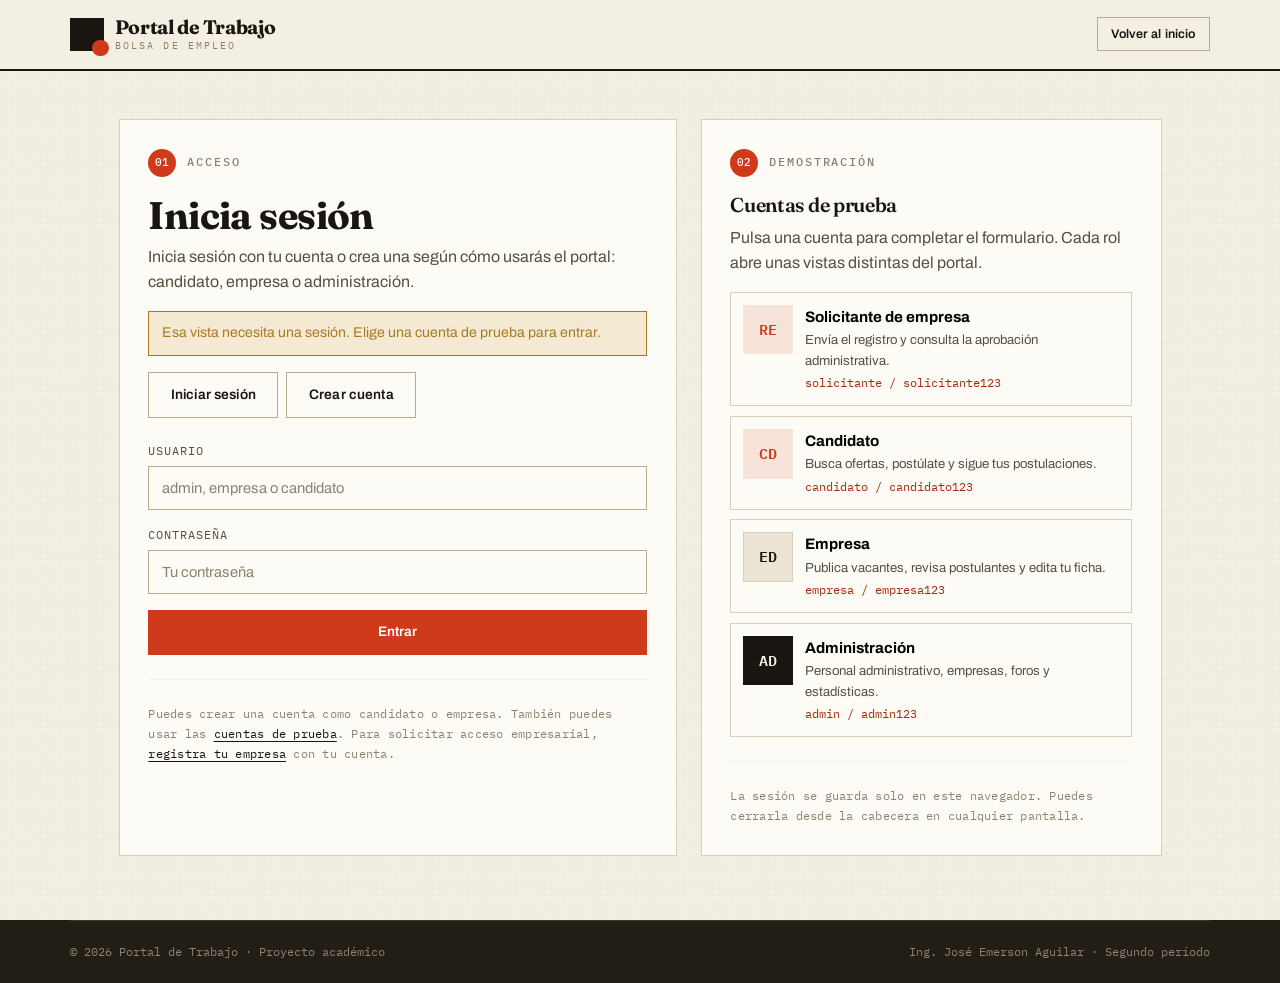
<file: registro-empresa.html>
<!doctype html>
<html lang="es-SV">
  <head>
    <meta charset="utf-8" />
    <meta name="viewport" content="width=device-width, initial-scale=1" />
    <title>Registrar empresa — Portal de Trabajo</title>
    <meta
      name="description"
      content="Envía los datos de tu empresa y consulta su revisión y aprobación administrativa."
    />
    <link rel="icon" type="image/svg+xml" href="./media/favicon.svg" />

    <!-- Bootstrap local (funciona sin conexión) -->
    <link rel="stylesheet" href="./estilos/vendor/bootstrap.min.css" />
    <!-- Tipografías descargadas al proyecto -->
    <link rel="stylesheet" href="./estilos/tipografias.css" />
    <!-- Sistema visual propio: variables, componentes y pantallas -->
    <link rel="stylesheet" href="./estilos/base.css" />
    <link rel="stylesheet" href="./estilos/componentes.css" />
    <link rel="stylesheet" href="./estilos/pantallas.css" />
    <!-- Estilos propios de esta pantalla -->
    <link rel="stylesheet" href="./estilos/registro.css?v=20261026-revision-4" />
  </head>

  <body class="d-flex flex-column min-vh-100">
    <a class="visually-hidden-focusable btn btn-tinta position-absolute" href="#contenido">
      Saltar al contenido principal
    </a>

    <!-- ============================================================
         CABECERA
         Encabezado con logo, formulario de inicio de sesión y botón
         de registro (según el requerimiento de la página de inicio).
         ============================================================ -->
    <header class="cabecera">
      <div class="contenedor">
        <div class="d-flex align-items-center justify-content-between gap-2 flex-wrap py-2">
          <a class="marca" href="./index.html">
            <span class="marca-marca" aria-hidden="true"></span>
            <span class="marca-texto">
              Portal de Trabajo
              <small>Bolsa de empleo</small>
            </span>
          </a>

          <!-- Navegación principal: se marca sola según el archivo abierto -->
          <nav class="nav-principal d-none d-lg-flex" aria-label="Secciones del portal">
            <a class="nav-link" href="./busqueda.html">Buscar empleos</a>
            <a class="nav-link" href="./directorio.html">Empresas</a>
            <a class="nav-link" href="./recursos.html">Recursos</a>
            <a class="nav-link" href="./foros.html">Foros</a>
            <a class="nav-link" href="./perfil.html">Mi perfil</a>
          </nav>

          <!-- Acceso: maqueta, no valida credenciales -->
          <form class="acceso d-none d-lg-flex" data-acceso novalidate>
            <input class="acceso-campo" type="email" placeholder="Correo" aria-label="Correo electrónico" />
            <input class="acceso-campo" type="password" placeholder="Contraseña" aria-label="Contraseña" />
            <button class="btn btn-tinta btn-sm" type="submit">Entrar</button>
            <a class="btn btn-linea btn-sm" href="./perfil.html">Registrarse</a>
          </form>

          <button
            class="btn btn-tinta btn-sm d-lg-none"
            type="button"
            data-bs-toggle="collapse"
            data-bs-target="#menuMovil"
            aria-expanded="false"
            aria-controls="menuMovil"
          >
            Menú
          </button>
        </div>
      </div>

      <!-- Menú para pantallas pequeñas -->
      <div class="collapse menu-desplegable" id="menuMovil">
        <div class="contenedor py-3">
          <nav class="nav flex-column" aria-label="Secciones del portal (móvil)">
            <a class="nav-link" href="./busqueda.html">Buscar empleos</a>
            <a class="nav-link" href="./directorio.html">Empresas</a>
            <a class="nav-link" href="./recursos.html">Recursos</a>
            <a class="nav-link" href="./foros.html">Foros</a>
            <a class="nav-link" href="./perfil.html">Mi perfil</a>
            <a class="nav-link" href="./admin.html">Administración</a>
          </nav>
          <hr class="filete my-3" />
          <form class="gap-2 d-flex flex-column" data-acceso novalidate>
            <input class="form-control" type="email" placeholder="Correo electrónico" aria-label="Correo electrónico" />
            <input class="form-control" type="password" placeholder="Contraseña" aria-label="Contraseña" />
            <div class="d-flex gap-2">
              <button class="btn btn-tinta flex-fill" type="submit">Entrar</button>
              <a class="btn btn-linea flex-fill" href="./perfil.html">Registrarse</a>
            </div>
          </form>
        </div>
      </div>
    </header>

    <main id="contenido">
      <section class="pagina-cabecera"><div class="contenedor">
        <nav class="migas" aria-label="Migas de pan"><a href="./index.html">Inicio</a> / Registro de empresa</nav>
        <h1>Registra tu empresa</h1>
        <p class="lead">Envía los datos de tu organización. Administración revisará la solicitud antes de habilitar la publicación de vacantes.</p>
      </div></section>
      <section class="seccion-ajustada"><div class="contenedor registro-rejilla">
        <div>
          <div id="registroAcceso" class="panel mb-4" hidden><div class="panel-cuerpo"><h2>Primero inicia sesión</h2><p>La solicitud quedará vinculada a tu cuenta para que puedas consultar el resultado y corregir los datos.</p><a class="btn btn-bermellon" href="./login.html?destino=registro-empresa.html">Iniciar sesión</a></div></div>
          <section class="panel mb-4" id="estadoRegistro"><div class="panel-cabecera"><h2>Mis solicitudes</h2></div><div class="panel-cuerpo" id="listaSolicitudesPropias" aria-live="polite"></div></section>
          <form class="panel" id="formRegistroEmpresa" novalidate>
            <div class="panel-cabecera"><h2 id="tituloRegistro">Datos para revisión</h2><span class="datos">* Obligatorio</span></div>
            <div class="panel-cuerpo">
              <div class="registro-error" id="erroresRegistro" role="alert" tabindex="-1" hidden></div>
              <fieldset><legend>Información de la organización</legend><div class="row g-3">
                <div class="col-md-6"><label class="form-label" for="razonSocial">Razón social *</label><input class="form-control" id="razonSocial" name="razonSocial" required minlength="3" maxlength="160" autocomplete="organization"></div>
                <div class="col-md-6"><label class="form-label" for="nombreComercial">Nombre comercial *</label><input class="form-control" id="nombreComercial" name="nombreComercial" required minlength="3" maxlength="120"></div>
                <div class="col-md-6"><label class="form-label" for="pais">País de registro *</label><select class="form-select" id="pais" name="pais" required><option value="SV" selected>El Salvador</option></select></div>
                <div class="col-md-6"><label class="form-label" for="identificacionFiscal">NIT de la empresa *</label><input class="form-control" id="identificacionFiscal" name="identificacionFiscal" required minlength="5" maxlength="40" aria-describedby="ayudaFiscal"><small id="ayudaFiscal">NIT de la organización. Administración revisará los datos.</small></div>
                <div class="col-md-6"><label class="form-label" for="sector">Sector *</label><select class="form-select" id="sector" name="sector" required></select></div>
                <div class="col-md-6"><label class="form-label" for="tamano">Número de empleados *</label><select class="form-select" id="tamano" name="tamano" required><option value="">Seleccionar tamaño</option><option>1–10</option><option>11–50</option><option>51–200</option><option>201–500</option><option>Más de 500</option></select></div>
                <div class="col-md-6"><label class="form-label" for="ciudad">Ciudad *</label><input class="form-control" id="ciudad" name="ciudad" required minlength="2" maxlength="100" autocomplete="address-level2"></div>
                <div class="col-md-6"><label class="form-label" for="sitioWeb">Sitio web</label><input class="form-control" id="sitioWeb" name="sitioWeb" type="url" maxlength="300" placeholder="https://empresa.com"></div>
                <div class="col-12"><label class="form-label" for="direccion">Dirección comercial *</label><input class="form-control" id="direccion" name="direccion" required minlength="10" maxlength="250" autocomplete="street-address"></div>
                <div class="col-12"><label class="form-label" for="descripcion">Actividad de la empresa *</label><textarea class="form-control" id="descripcion" name="descripcion" rows="4" required minlength="50" maxlength="3000" aria-describedby="ayudaDescripcion"></textarea><small id="ayudaDescripcion">Entre 50 y 3000 caracteres. Explica qué hace la organización.</small></div>
              </div></fieldset>
              <fieldset class="mt-4"><legend>Contacto responsable</legend><p>Estos datos se usan para revisar tu solicitud; no aparecen en el directorio público.</p><div class="row g-3">
                <div class="col-md-6"><label class="form-label" for="contactoNombre">Nombre completo *</label><input class="form-control" id="contactoNombre" name="contactoNombre" required minlength="3" maxlength="120" autocomplete="name"></div>
                <div class="col-md-6"><label class="form-label" for="contactoCargo">Cargo *</label><input class="form-control" id="contactoCargo" name="contactoCargo" required minlength="2" maxlength="100" autocomplete="organization-title"></div>
                <div class="col-md-6"><label class="form-label" for="contactoCorreo">Correo de contacto *</label><input class="form-control" id="contactoCorreo" name="contactoCorreo" type="email" required maxlength="160" autocomplete="email"></div>
                <div class="col-md-6"><label class="form-label" for="contactoTelefono">Teléfono de contacto *</label><input class="form-control" id="contactoTelefono" name="contactoTelefono" type="tel" placeholder="+503 0000 0000" required maxlength="30" autocomplete="tel"></div>
              </div></fieldset>
              <label class="d-flex gap-2 mt-4"><input type="checkbox" id="declaracion" name="declaracion" required><span>Confirmo que represento a esta organización y que los datos enviados son correctos. *</span></label>
              <p class="datos texto-tenue mt-3">No publiques documentos de identidad ni información sensible en la descripción.</p>
              <button class="btn btn-bermellon mt-3" type="submit" id="enviarRegistro">Enviar solicitud a revisión</button>
              <button class="btn btn-linea mt-3" type="button" id="cancelarCorreccion" hidden>Cancelar corrección</button>
            </div>
          </form>
        </div>
        <aside><div class="panel"><div class="panel-cabecera"><h2>Cómo funciona</h2></div><div class="panel-cuerpo"><ol><li>Completa los datos de la empresa y del contacto.</li><li>Envía la solicitud y consulta aquí su estado.</li><li>Si se rechaza, lee el motivo, corrige y vuelve a enviarla.</li><li>Una vez aprobada, accede al módulo empresarial para publicar.</li></ol><p>La revisión es manual. No hay un plazo de aprobación garantizado.</p></div></div></aside>
      </div></section>
    </main>


    <!-- ============================================================
         MODAL DE LECTURA
         Ventana de Bootstrap (sin radios por la regla global del
         proyecto) con el texto del recurso. El contenido se genera
         desde js/recursos.js al pulsar "Leer" en cualquier tarjeta.
         ============================================================ -->
    <div class="modal fade" id="modalRecurso" tabindex="-1" aria-labelledby="modalRecursoTitulo" aria-hidden="true">
      <div class="modal-dialog modal-lg modal-dialog-centered modal-dialog-scrollable">
        <div class="modal-content panel res-modal">
          <div class="modal-header res-modal-cabecera">
            <div>
              <span class="etiqueta-chip acento" id="modalRecursoTipo">—</span>
              <h2 class="mt-2 mb-0" id="modalRecursoTitulo">—</h2>
            </div>
            <button type="button" class="btn-close" data-bs-dismiss="modal" aria-label="Cerrar"></button>
          </div>
          <!-- Cuerpo con el texto del recurso (lo escribe el JS) -->
          <div class="modal-body" id="modalRecursoCuerpo"></div>
          <div class="modal-footer">
            <button class="btn btn-bermellon" type="button" id="btnGuardarModal">
              <span class="punto" aria-hidden="true"></span>
              Guardar en mi lista
            </button>
            <button class="btn btn-linea" type="button" data-bs-dismiss="modal">Cerrar</button>
          </div>
        </div>
      </div>
    </div>

    <!-- ============================================================
         PIE DE PÁGINA
         ============================================================ -->
    <footer class="pie mt-auto">
      <div class="contenedor">
        <div class="row g-4">
          <div class="col-lg-4">
            <a class="marca mb-3" href="./index.html">
              <span class="marca-marca" aria-hidden="true"></span>
              <span class="marca-texto">
                Portal de Trabajo
                <small>Bolsa de empleo</small>
              </span>
            </a>
            <p style="max-width: 34ch; font-size: 0.9rem">
              Prototipo académico de portal de búsqueda de empleo en El Salvador. Todas las empresas,
              personas y cifras mostradas son ficticias.
            </p>
          </div>
          <div class="col-6 col-lg-2">
            <h5>Candidatos</h5>
            <a href="./busqueda.html">Buscar empleos</a><br />
            <a href="./perfil.html">Mi perfil</a><br />
            <a href="./recursos.html">Recursos</a><br />
            <a href="./foros.html">Foros</a><br />
            <a href="./registro-empresa.html">Registrar empresa</a>
          </div>
          <div class="col-6 col-lg-2">
            <h5>Empresas</h5>
            <a href="./empresas.html">Publicar oferta</a><br />
            <a href="./empresas.html#postulaciones">Ver postulaciones</a><br />
            <a href="./directorio.html">Directorio</a><br />
            <a href="./admin.html">Administración</a>
          </div>
          <div class="col-lg-4">
            <h5>Boletín de empleo</h5>
            <p style="font-size: 0.9rem; max-width: 32ch">
              Recibe las ofertas de la semana según tu sector.
            </p>
            <form class="d-flex gap-2" data-accion="suscripcion" data-mensaje="Suscripción registrada. Recibirás el próximo boletín el lunes." data-tono="exito">
              <input class="form-control" type="email" placeholder="Tu correo" aria-label="Correo para el boletín" />
              <button class="btn btn-bermellon" type="submit">Suscribirme</button>
            </form>
          </div>
        </div>

        <div class="pie-registro">
          <span>© <span data-anio>2026</span> Portal de Trabajo · Proyecto académico</span>
          <span>Ing. José Emerson Aguilar · Segundo período</span>
        </div>
      </div>
    </footer>

    <script src="./estilos/vendor/bootstrap.bundle.min.js"></script>
    <script src="./js/datos.js?v=20261027-editorial-permisos-2"></script>
    <script src="./js/dominio-flujos.js?v=20261027-editorial-permisos-2"></script>
    <script src="./js/flujos.js?v=20261027-editorial-permisos-2"></script>
    <script src="./js/auth.js?v=20261027-editorial-permisos-2"></script>
    <script src="./js/main.js?v=20261027-editorial-permisos-2"></script>
    <script src="./js/registro-empresa.js?v=20261027-editorial-permisos-2"></script>
  </body>
</html>
</file>
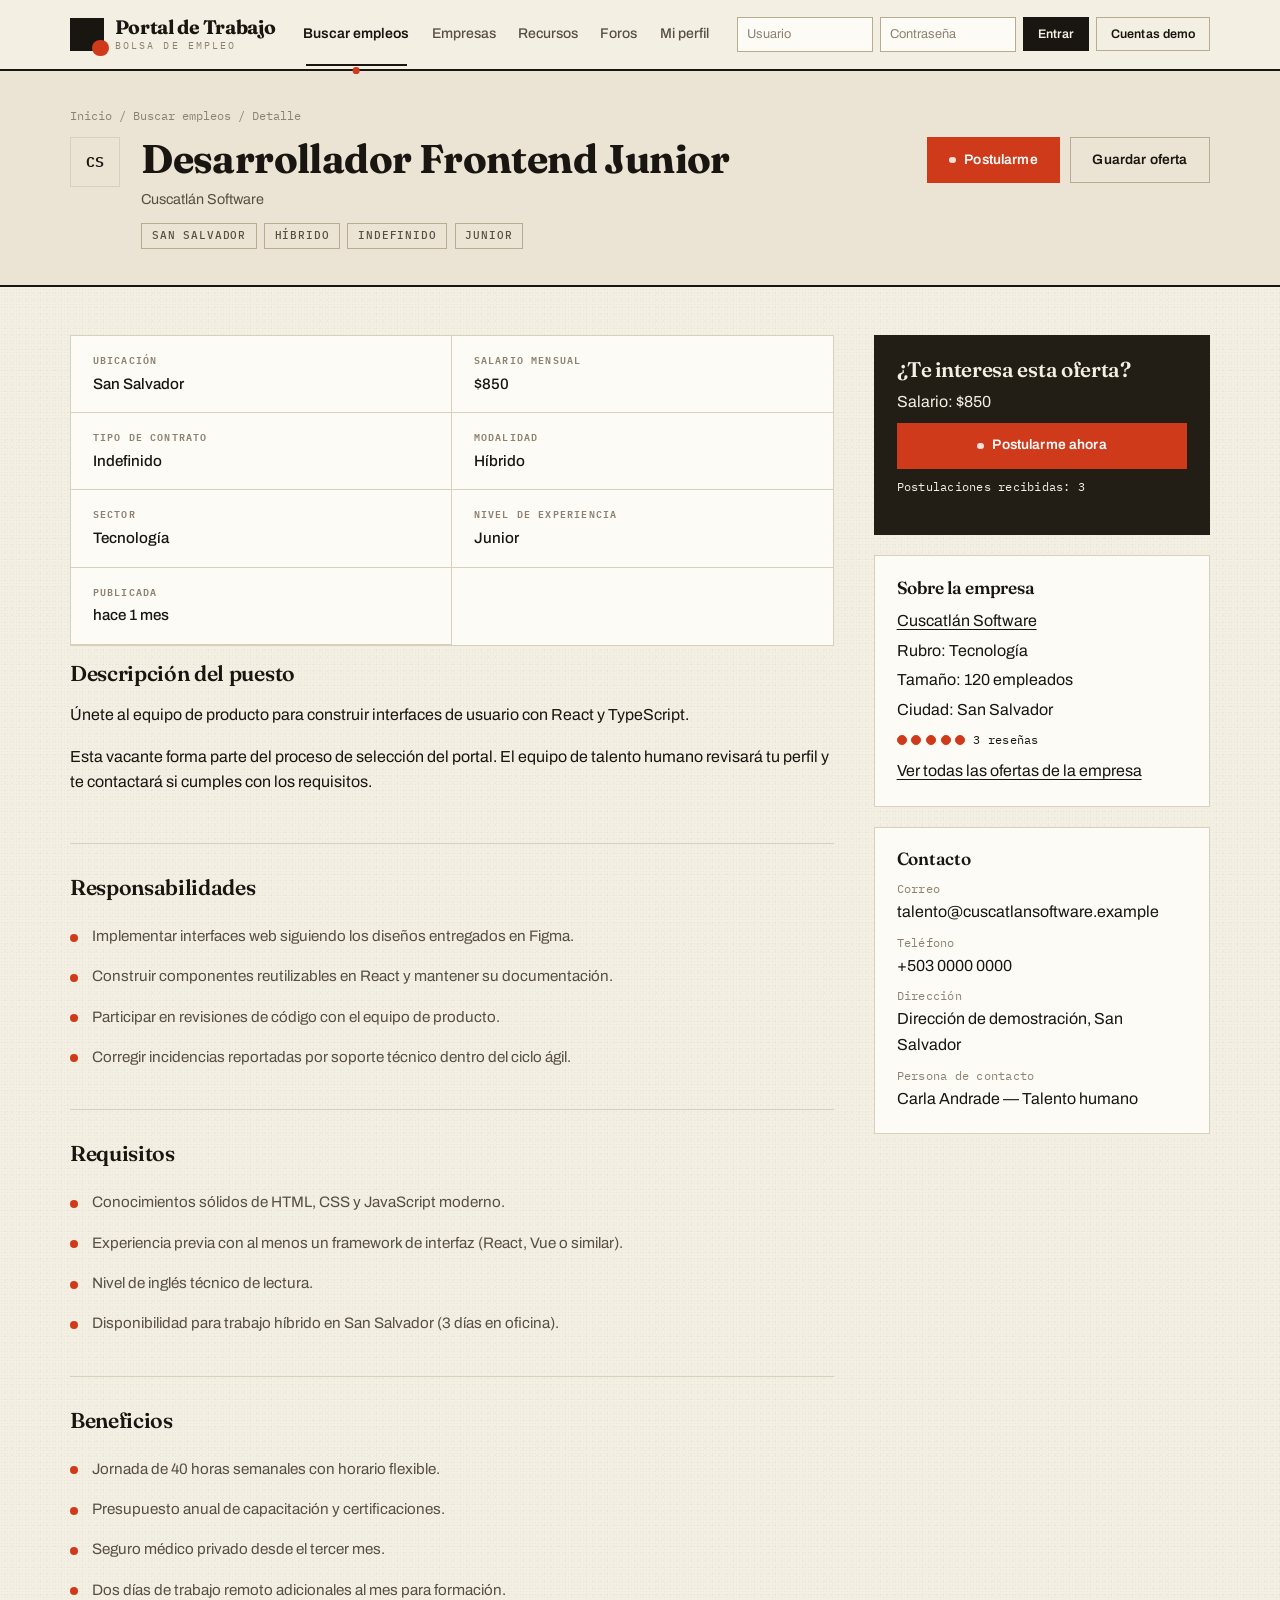
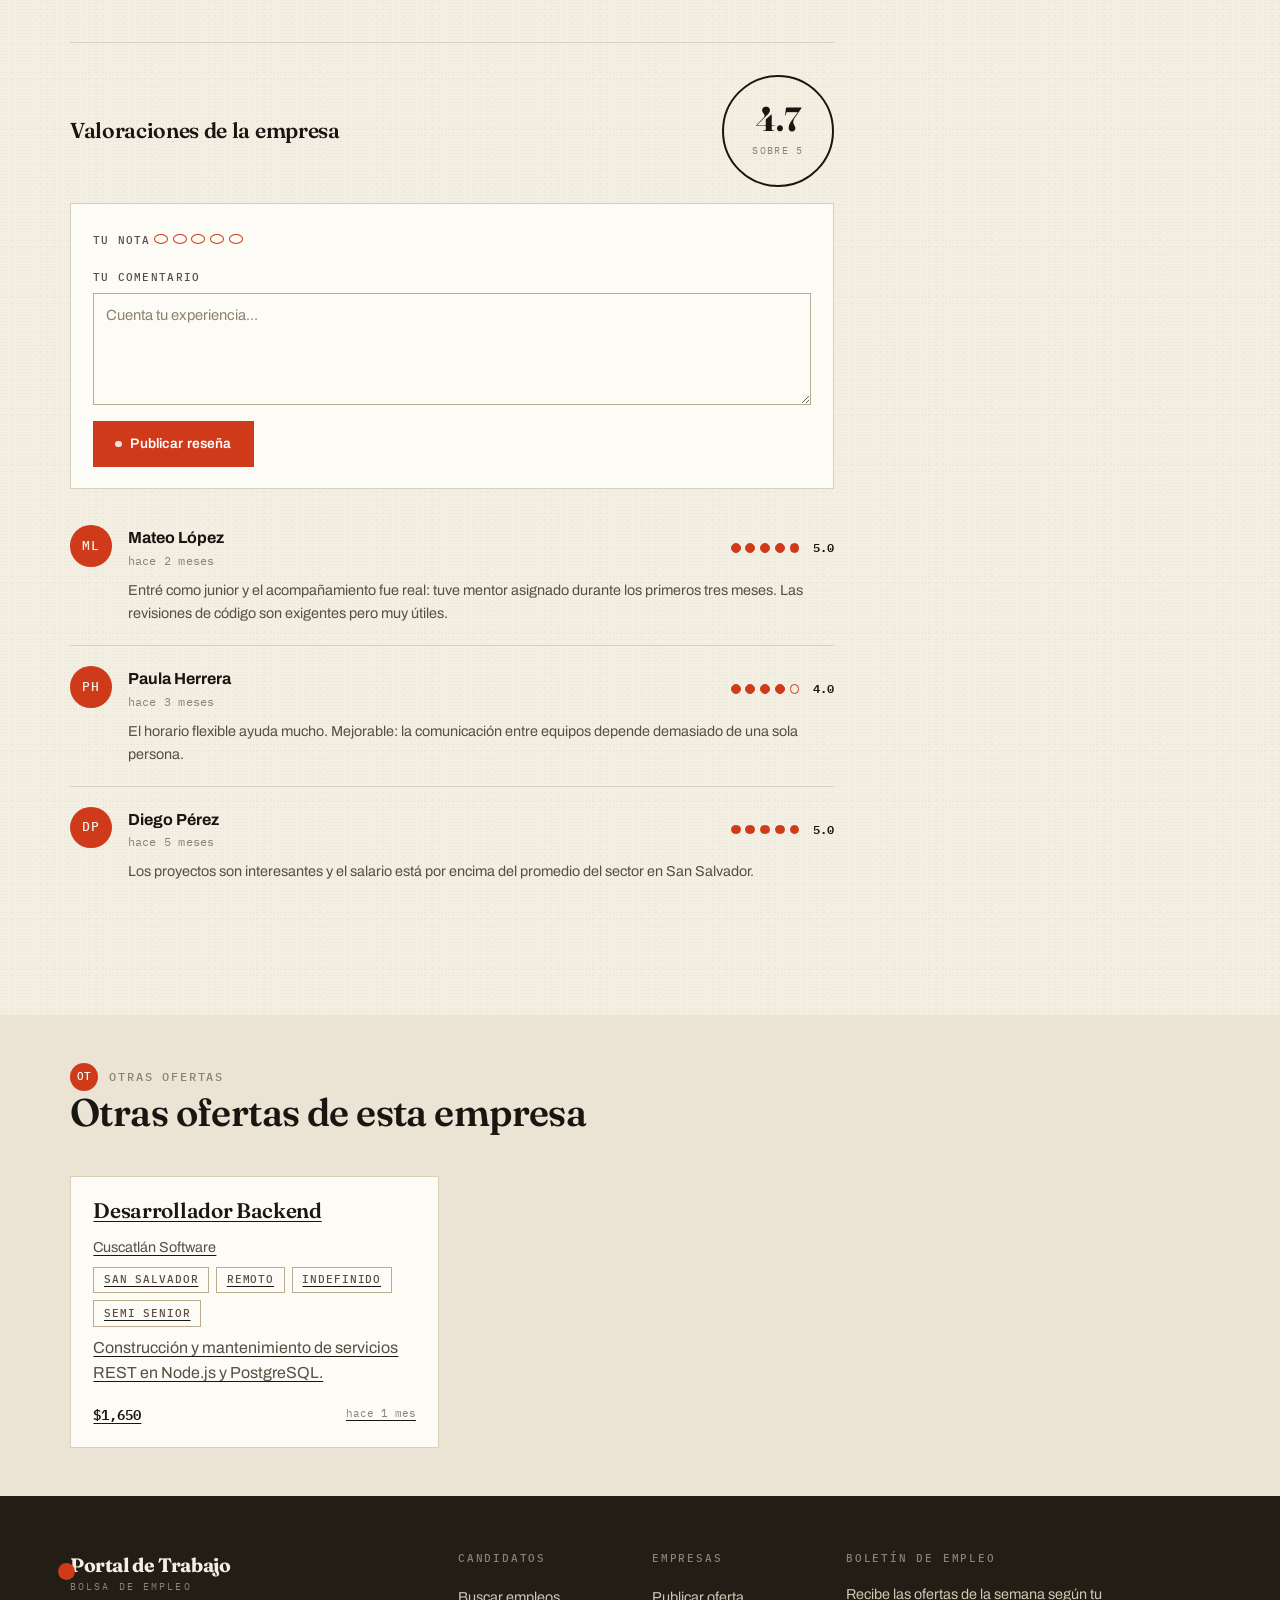
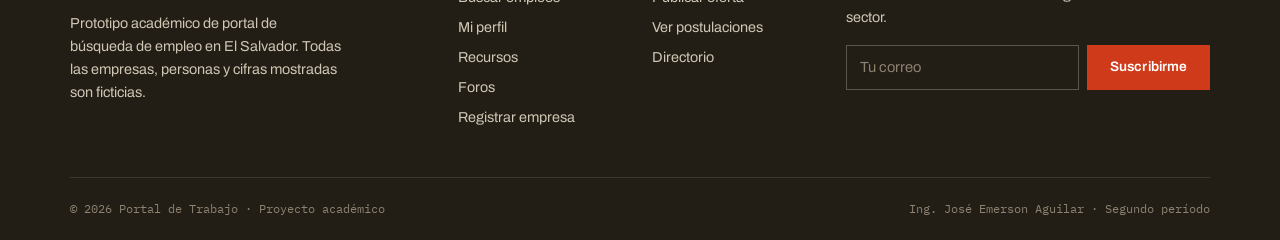
<file: vacante.html>
<!doctype html>
<html lang="es-SV">
  <head>
    <meta charset="utf-8" />
    <meta name="viewport" content="width=device-width, initial-scale=1" />
    <title>Detalle de la oferta — Portal de Trabajo</title>
    <meta
      name="description"
      content="Detalle de una vacante: descripción, responsabilidades, requisitos, beneficios, empresa y reseñas."
    />
    <link rel="icon" type="image/svg+xml" href="./media/favicon.svg" />

    <!-- Bootstrap local (funciona sin conexión) -->
    <link rel="stylesheet" href="./estilos/vendor/bootstrap.min.css" />
    <!-- Tipografías descargadas al proyecto -->
    <link rel="stylesheet" href="./estilos/tipografias.css" />
    <!-- Sistema visual propio: variables, componentes y pantallas -->
    <link rel="stylesheet" href="./estilos/base.css" />
    <link rel="stylesheet" href="./estilos/componentes.css" />
    <link rel="stylesheet" href="./estilos/pantallas.css" />
    <!-- Estilos propios de detalle de vacante -->
    <link rel="stylesheet" href="./estilos/vacante.css" />
  </head>

  <body class="d-flex flex-column min-vh-100">
    <a class="visually-hidden-focusable btn btn-tinta position-absolute" href="#contenido">
      Saltar al contenido principal
    </a>

    <!-- ============================================================
         CABECERA
         Copiada textualmente desde index.html
         ============================================================ -->
    <header class="cabecera">
      <div class="contenedor">
        <div class="d-flex align-items-center justify-content-between gap-2 flex-wrap py-2">
          <a class="marca" href="./index.html">
            <span class="marca-marca" aria-hidden="true"></span>
            <span class="marca-texto">
              Portal de Trabajo
              <small>Bolsa de empleo</small>
            </span>
          </a>

          <!-- Navegación principal: se marca sola según el archivo abierto -->
          <nav class="nav-principal d-none d-lg-flex" aria-label="Secciones del portal">
            <a class="nav-link" href="./busqueda.html">Buscar empleos</a>
            <a class="nav-link" href="./directorio.html">Empresas</a>
            <a class="nav-link" href="./recursos.html">Recursos</a>
            <a class="nav-link" href="./foros.html">Foros</a>
            <a class="nav-link" href="./perfil.html">Mi perfil</a>
          </nav>

          <!-- Acceso: maqueta, no valida credenciales -->
          <form class="acceso d-none d-lg-flex" data-acceso novalidate>
            <input class="acceso-campo" type="email" placeholder="Correo" aria-label="Correo electrónico" />
            <input class="acceso-campo" type="password" placeholder="Contraseña" aria-label="Contraseña" />
            <button class="btn btn-tinta btn-sm" type="submit">Entrar</button>
            <a class="btn btn-linea btn-sm" href="./perfil.html">Registrarse</a>
          </form>

          <button
            class="btn btn-tinta btn-sm d-lg-none"
            type="button"
            data-bs-toggle="collapse"
            data-bs-target="#menuMovil"
            aria-expanded="false"
            aria-controls="menuMovil"
          >
            Menú
          </button>
        </div>
      </div>

      <!-- Menú para pantallas pequeñas -->
      <div class="collapse menu-desplegable" id="menuMovil">
        <div class="contenedor py-3">
          <nav class="nav flex-column" aria-label="Secciones del portal (móvil)">
            <a class="nav-link" href="./busqueda.html">Buscar empleos</a>
            <a class="nav-link" href="./directorio.html">Empresas</a>
            <a class="nav-link" href="./recursos.html">Recursos</a>
            <a class="nav-link" href="./foros.html">Foros</a>
            <a class="nav-link" href="./perfil.html">Mi perfil</a>
            <a class="nav-link" href="./admin.html">Administración</a>
          </nav>
          <hr class="filete my-3" />
          <form class="gap-2 d-flex flex-column" data-acceso novalidate>
            <input class="form-control" type="email" placeholder="Correo electrónico" aria-label="Correo electrónico" />
            <input class="form-control" type="password" placeholder="Contraseña" aria-label="Contraseña" />
            <div class="d-flex gap-2">
              <button class="btn btn-tinta flex-fill" type="submit">Entrar</button>
              <a class="btn btn-linea flex-fill" href="./perfil.html">Registrarse</a>
            </div>
          </form>
        </div>
      </div>
    </header>

    <main id="contenido">
      <!-- ============================================================
           CABECERA DE VACANTE
           Migas, título, empresa, chips y acciones de postulación/guardar
           ============================================================ -->
      <section class="vacante-cabecera">
        <div class="contenedor">
          <!-- Migas -->
          <nav class="migas" aria-label="Ruta de navegación">
            <a href="./index.html">Inicio</a> / <a href="./busqueda.html">Buscar empleos</a> / <span>Detalle</span>
          </nav>

          <!-- Título y acciones -->
          <div class="vacante-titulo">
            <!-- Marca de empresa (iniciales, pintadas por JS) -->
            <span class="marca-empresa" id="empresaMarca" aria-label="Iniciales de la empresa"></span>
            <div>
              <h1 id="vacanteTitulo">Vacante</h1>
              <p class="resultado-empresa" id="vacanteEmpresa">Empresa</p>
              <!-- Chips: ubicación, modalidad, contrato, nivel -->
              <div class="chips">
                <span class="etiqueta-chip" id="chipUbicacion">Ubicación</span>
                <span class="etiqueta-chip" id="chipModalidad">Modalidad</span>
                <span class="etiqueta-chip" id="chipContrato">Contrato</span>
                <span class="etiqueta-chip" id="chipNivel">Nivel</span>
              </div>
            </div>
            <!-- Acciones -->
            <div class="vacante-acciones">
              <button class="btn btn-bermellon" id="btnPostularme">
                <span class="punto" aria-hidden="true"></span>
                Postularme
              </button>
              <button class="btn btn-linea" id="btnGuardar">Guardar oferta</button>
            </div>
          </div>
        </div>
      </section>

      <!-- ============================================================
           CONTENIDO DETALLE
           Rejilla con columna principal y lateral
           ============================================================ -->
      <section class="seccion-ajustada">
        <div class="contenedor">
          <div class="vacante-rejilla">
            <!-- Columna izquierda (principal) -->
            <div>
              <!-- Ficha de datos clave -->
              <dl class="panel ficha-datos" aria-label="Datos clave de la vacante">
                <div>
                  <dt>Ubicación</dt>
                  <dd id="datoUbicacion">-</dd>
                </div>
                <div>
                  <dt>Salario mensual</dt>
                  <dd id="datoSalario">-</dd>
                </div>
                <div>
                  <dt>Tipo de contrato</dt>
                  <dd id="datoContrato">-</dd>
                </div>
                <div>
                  <dt>Modalidad</dt>
                  <dd id="datoModalidad">-</dd>
                </div>
                <div>
                  <dt>Sector</dt><dd id="datoSector">-</dd>
                </div><div>
                  <dt>Nivel de experiencia</dt>
                  <dd id="datoNivel">-</dd>
                </div>
                <div>
                  <dt>Publicada</dt>
                  <dd id="datoPublicada">-</dd>
                </div>
              </dl>

              <!-- Descripción del puesto -->
              <section class="detalle-seccion">
                <h2>Descripción del puesto</h2>
                <p id="descResumen" style="white-space: pre-line">-</p>
                <p id="descContexto">-</p>
              </section>

              <!-- Responsabilidades -->
              <section class="detalle-seccion">
                <h2>Responsabilidades</h2>
                <ul class="detalle-lista" id="listaResponsabilidades">
                </ul>
              </section>

              <!-- Requisitos -->
              <section class="detalle-seccion">
                <h2>Requisitos</h2>
                <ul class="detalle-lista" id="listaRequisitos">
                </ul>
              </section>

              <section class="detalle-seccion" id="seccionHabilidades" hidden>
                <h2>Habilidades requeridas</h2>
                <ul class="detalle-lista" id="listaHabilidades"></ul>
              </section>
              <!-- Beneficios -->
              <section class="detalle-seccion">
                <h2>Beneficios</h2>
                <ul class="detalle-lista" id="listaBeneficios">
                </ul>
              </section>

              <!-- Valoraciones de la empresa -->
              <section class="detalle-seccion" id="valoraciones">
                <div class="d-flex align-items-center justify-content-between gap-3 flex-wrap mb-3">
                  <h2 class="mb-0">Valoraciones de la empresa</h2>
                  <div class="d-flex align-items-center gap-3">
                    <div class="nota-grande" aria-label="Nota media de la empresa">
                      <strong id="notaMedia">0.0</strong>
                      <span>sobre 5</span>
                    </div>
                  </div>
                </div>

                <!-- Formulario para dejar reseña -->
                <div class="panel" id="formularioResenaPanel">
                  <div class="panel-cuerpo">
                    <div class="mb-2">
                      <label class="form-label">Tu nota</label>
                      <div class="valoracion" id="valoracionFormulario" aria-label="Selecciona una nota de 1 a 5">
                        <button type="button" class="punto-valoracion" data-nota="1" aria-label="1"></button>
                        <button type="button" class="punto-valoracion" data-nota="2" aria-label="2"></button>
                        <button type="button" class="punto-valoracion" data-nota="3" aria-label="3"></button>
                        <button type="button" class="punto-valoracion" data-nota="4" aria-label="4"></button>
                        <button type="button" class="punto-valoracion" data-nota="5" aria-label="5"></button>
                      </div>
                    </div>
                    <div class="mb-3">
                      <label class="form-label" for="resenaTexto">Tu comentario</label>
                      <textarea class="form-control" id="resenaTexto" placeholder="Cuenta tu experiencia..."></textarea>
                    </div>
                    <button class="btn btn-bermellon" id="btnPublicarResena">
                      <span class="punto" aria-hidden="true"></span>
                      Publicar reseña
                    </button>
                  </div>
                </div>

                <!-- Lista de reseñas -->
                <div class="mt-3" id="listaResenas">
                </div>
              </section>
            </div>

            <!-- Columna derecha: lateral -->
            <aside class="lateral">
              <!-- Panel oscuro para postular -->
              <div class="panel panel-tinta">
                <div class="panel-cuerpo">
                  <h3 class="mb-2">¿Te interesa esta oferta?</h3>
                  <p class="mb-2">Salario: <span id="salarioLateral">-</span></p>
                  <button class="btn btn-bermellon btn-block mb-2" id="btnPostularmeLateral">
                    <span class="punto" aria-hidden="true"></span>
                    Postularme ahora
                  </button>
                  <p class="datos">Postulaciones recibidas: <span id="contadorPostulaciones">27</span></p>
                </div>
              </div>

              <!-- Sobre la empresa -->
              <div class="panel">
                <div class="panel-cuerpo">
                  <h4>Sobre la empresa</h4>
                  <p class="mb-1" id="empresaNombre">-</p>
                  <p class="mb-1">Rubro: <span id="empresaRubro">-</span></p>
                  <p class="mb-1">Tamaño: <span id="empresaTamano">-</span></p>
                  <p class="mb-2">Ciudad: <span id="empresaCiudad">-</span></p>
                  <div class="d-flex align-items-center gap-2 mb-2">
                    <div class="valoracion" id="valoracionEmpresa">
                    </div>
                    <span class="datos" id="empresaResenas">0 reseñas</span>
                  </div>
                  <a href="./busqueda.html" id="linkOfertasEmpresa">Ver todas las ofertas de la empresa</a>
                </div>
              </div>

              <!-- Contacto -->
              <div class="panel">
                <div class="panel-cuerpo">
                  <h4>Contacto</h4>
                  <div class="d-flex flex-column gap-2">
                    <div>
                      <div class="datos texto-tenue">Correo</div>
                      <div id="contactoCorreo">-</div>
                    </div>
                    <div>
                      <div class="datos texto-tenue">Teléfono</div>
                      <div id="contactoTelefono">-</div>
                    </div>
                    <div>
                      <div class="datos texto-tenue">Dirección</div>
                      <div id="contactoDireccion">-</div>
                    </div>
                    <div>
                      <div class="datos texto-tenue">Persona de contacto</div>
                      <div id="contactoResponsable">-</div>
                    </div>
                  </div>
                </div>
              </div>
            </aside>
          </div>
        </div>
      </section>

      <!-- ============================================================
           OTRAS OFERTAS DE LA MISMA EMPRESA
           ============================================================ -->
      <section class="seccion-banda seccion-ajustada">
        <div class="contenedor">
          <div class="seccion-cabecera">
            <div>
              <p class="etiqueta" data-num="OT">Otras ofertas</p>
              <h2>Otras ofertas de esta empresa</h2>
            </div>
          </div>
          <div class="row g-3" id="otrasOfertas">
          </div>
        </div>
      </section>
    </main>

    <!-- ============================================================
         PIE DE PÁGINA
         Copiado textualmente desde index.html
         ============================================================ -->
    <footer class="pie mt-auto">
      <div class="contenedor">
        <div class="row g-4">
          <div class="col-lg-4">
            <a class="marca mb-3" href="./index.html">
              <span class="marca-marca" aria-hidden="true"></span>
              <span class="marca-texto">
                Portal de Trabajo
                <small>Bolsa de empleo</small>
              </span>
            </a>
            <p style="max-width: 34ch; font-size: 0.9rem">
              Prototipo académico de portal de búsqueda de empleo en El Salvador. Todas las empresas,
              personas y cifras mostradas son ficticias.
            </p>
          </div>
          <div class="col-6 col-lg-2">
            <h5>Candidatos</h5>
            <a href="./busqueda.html">Buscar empleos</a><br />
            <a href="./perfil.html">Mi perfil</a><br />
            <a href="./recursos.html">Recursos</a><br />
            <a href="./foros.html">Foros</a><br />
            <a href="./registro-empresa.html">Registrar empresa</a>
          </div>
          <div class="col-6 col-lg-2">
            <h5>Empresas</h5>
            <a href="./empresas.html">Publicar oferta</a><br />
            <a href="./empresas.html#postulaciones">Ver postulaciones</a><br />
            <a href="./directorio.html">Directorio</a><br />
            <a href="./admin.html">Administración</a>
          </div>
          <div class="col-lg-4">
            <h5>Boletín de empleo</h5>
            <p style="font-size: 0.9rem; max-width: 32ch">
              Recibe las ofertas de la semana según tu sector.
            </p>
            <form class="d-flex gap-2" data-accion="suscripcion" data-mensaje="Suscripción registrada. Recibirás el próximo boletín el lunes." data-tono="exito">
              <input class="form-control" type="email" placeholder="Tu correo" aria-label="Correo para el boletín" />
              <button class="btn btn-bermellon" type="submit">Suscribirme</button>
            </form>
          </div>
        </div>

        <div class="pie-registro">
          <span>© <span data-anio>2026</span> Portal de Trabajo · Proyecto académico</span>
          <span>Ing. José Emerson Aguilar · Segundo período</span>
        </div>
      </div>
    </footer>

    <script src="./estilos/vendor/bootstrap.bundle.min.js"></script>
    <script src="./js/datos.js?v=20261027-editorial-permisos-2"></script>
    <script src="./js/dominio-flujos.js?v=20261027-editorial-permisos-2"></script>
    <script src="./js/flujos.js?v=20261027-editorial-permisos-2"></script>
    <script src="./js/auth.js?v=20261027-editorial-permisos-2"></script>
    <script src="./js/main.js?v=20261027-editorial-permisos-2"></script>
    <!-- Lógica específica de detalle de vacante -->
    <script src="./js/vacante.js?v=20261027-editorial-permisos-2"></script>
  </body>
</html>
</file>
<file: estilos/tipografias.css>
/* Tipografías descargadas localmente (subset latin / latin-ext).
   Fraunces  -> títulos (serif cálida)
   Archivo  -> texto y elementos de interfaz
   IBM Plex Mono -> etiquetas y datos */
@font-face {
  font-family: 'Archivo';
  font-style: normal;
  font-weight: 400;
  font-stretch: 100%;
  font-display: swap;
  src: url(../media/fonts/archivo-400-latin-ext.woff2) format('woff2');
  unicode-range: U+0100-02BA, U+02BD-02C5, U+02C7-02CC, U+02CE-02D7, U+02DD-02FF, U+0304, U+0308, U+0329, U+1D00-1DBF, U+1E00-1E9F, U+1EF2-1EFF, U+2020, U+20A0-20AB, U+20AD-20C4, U+2113, U+2C60-2C7F, U+A720-A7FF;
}
@font-face {
  font-family: 'Archivo';
  font-style: normal;
  font-weight: 400;
  font-stretch: 100%;
  font-display: swap;
  src: url(../media/fonts/archivo-400-latin.woff2) format('woff2');
  unicode-range: U+0000-00FF, U+0131, U+0152-0153, U+02BB-02BC, U+02C6, U+02DA, U+02DC, U+0304, U+0308, U+0329, U+2000-206F, U+20AC, U+2122, U+2191, U+2193, U+2212, U+2215, U+FEFF, U+FFFD;
}
@font-face {
  font-family: 'Archivo';
  font-style: normal;
  font-weight: 500;
  font-stretch: 100%;
  font-display: swap;
  src: url(../media/fonts/archivo-500-latin-ext.woff2) format('woff2');
  unicode-range: U+0100-02BA, U+02BD-02C5, U+02C7-02CC, U+02CE-02D7, U+02DD-02FF, U+0304, U+0308, U+0329, U+1D00-1DBF, U+1E00-1E9F, U+1EF2-1EFF, U+2020, U+20A0-20AB, U+20AD-20C4, U+2113, U+2C60-2C7F, U+A720-A7FF;
}
@font-face {
  font-family: 'Archivo';
  font-style: normal;
  font-weight: 500;
  font-stretch: 100%;
  font-display: swap;
  src: url(../media/fonts/archivo-500-latin.woff2) format('woff2');
  unicode-range: U+0000-00FF, U+0131, U+0152-0153, U+02BB-02BC, U+02C6, U+02DA, U+02DC, U+0304, U+0308, U+0329, U+2000-206F, U+20AC, U+2122, U+2191, U+2193, U+2212, U+2215, U+FEFF, U+FFFD;
}
@font-face {
  font-family: 'Archivo';
  font-style: normal;
  font-weight: 600;
  font-stretch: 100%;
  font-display: swap;
  src: url(../media/fonts/archivo-600-latin-ext.woff2) format('woff2');
  unicode-range: U+0100-02BA, U+02BD-02C5, U+02C7-02CC, U+02CE-02D7, U+02DD-02FF, U+0304, U+0308, U+0329, U+1D00-1DBF, U+1E00-1E9F, U+1EF2-1EFF, U+2020, U+20A0-20AB, U+20AD-20C4, U+2113, U+2C60-2C7F, U+A720-A7FF;
}
@font-face {
  font-family: 'Archivo';
  font-style: normal;
  font-weight: 600;
  font-stretch: 100%;
  font-display: swap;
  src: url(../media/fonts/archivo-600-latin.woff2) format('woff2');
  unicode-range: U+0000-00FF, U+0131, U+0152-0153, U+02BB-02BC, U+02C6, U+02DA, U+02DC, U+0304, U+0308, U+0329, U+2000-206F, U+20AC, U+2122, U+2191, U+2193, U+2212, U+2215, U+FEFF, U+FFFD;
}
@font-face {
  font-family: 'Archivo';
  font-style: normal;
  font-weight: 700;
  font-stretch: 100%;
  font-display: swap;
  src: url(../media/fonts/archivo-700-latin-ext.woff2) format('woff2');
  unicode-range: U+0100-02BA, U+02BD-02C5, U+02C7-02CC, U+02CE-02D7, U+02DD-02FF, U+0304, U+0308, U+0329, U+1D00-1DBF, U+1E00-1E9F, U+1EF2-1EFF, U+2020, U+20A0-20AB, U+20AD-20C4, U+2113, U+2C60-2C7F, U+A720-A7FF;
}
@font-face {
  font-family: 'Archivo';
  font-style: normal;
  font-weight: 700;
  font-stretch: 100%;
  font-display: swap;
  src: url(../media/fonts/archivo-700-latin.woff2) format('woff2');
  unicode-range: U+0000-00FF, U+0131, U+0152-0153, U+02BB-02BC, U+02C6, U+02DA, U+02DC, U+0304, U+0308, U+0329, U+2000-206F, U+20AC, U+2122, U+2191, U+2193, U+2212, U+2215, U+FEFF, U+FFFD;
}
@font-face {
  font-family: 'Fraunces';
  font-style: normal;
  font-weight: 400;
  font-display: swap;
  src: url(../media/fonts/fraunces-400-latin-ext.woff2) format('woff2');
  unicode-range: U+0100-02BA, U+02BD-02C5, U+02C7-02CC, U+02CE-02D7, U+02DD-02FF, U+0304, U+0308, U+0329, U+1D00-1DBF, U+1E00-1E9F, U+1EF2-1EFF, U+2020, U+20A0-20AB, U+20AD-20C4, U+2113, U+2C60-2C7F, U+A720-A7FF;
}
@font-face {
  font-family: 'Fraunces';
  font-style: normal;
  font-weight: 400;
  font-display: swap;
  src: url(../media/fonts/fraunces-400-latin.woff2) format('woff2');
  unicode-range: U+0000-00FF, U+0131, U+0152-0153, U+02BB-02BC, U+02C6, U+02DA, U+02DC, U+0304, U+0308, U+0329, U+2000-206F, U+20AC, U+2122, U+2191, U+2193, U+2212, U+2215, U+FEFF, U+FFFD;
}
@font-face {
  font-family: 'Fraunces';
  font-style: normal;
  font-weight: 600;
  font-display: swap;
  src: url(../media/fonts/fraunces-600-latin-ext.woff2) format('woff2');
  unicode-range: U+0100-02BA, U+02BD-02C5, U+02C7-02CC, U+02CE-02D7, U+02DD-02FF, U+0304, U+0308, U+0329, U+1D00-1DBF, U+1E00-1E9F, U+1EF2-1EFF, U+2020, U+20A0-20AB, U+20AD-20C4, U+2113, U+2C60-2C7F, U+A720-A7FF;
}
@font-face {
  font-family: 'Fraunces';
  font-style: normal;
  font-weight: 600;
  font-display: swap;
  src: url(../media/fonts/fraunces-600-latin.woff2) format('woff2');
  unicode-range: U+0000-00FF, U+0131, U+0152-0153, U+02BB-02BC, U+02C6, U+02DA, U+02DC, U+0304, U+0308, U+0329, U+2000-206F, U+20AC, U+2122, U+2191, U+2193, U+2212, U+2215, U+FEFF, U+FFFD;
}
@font-face {
  font-family: 'Fraunces';
  font-style: normal;
  font-weight: 700;
  font-display: swap;
  src: url(../media/fonts/fraunces-700-latin-ext.woff2) format('woff2');
  unicode-range: U+0100-02BA, U+02BD-02C5, U+02C7-02CC, U+02CE-02D7, U+02DD-02FF, U+0304, U+0308, U+0329, U+1D00-1DBF, U+1E00-1E9F, U+1EF2-1EFF, U+2020, U+20A0-20AB, U+20AD-20C4, U+2113, U+2C60-2C7F, U+A720-A7FF;
}
@font-face {
  font-family: 'Fraunces';
  font-style: normal;
  font-weight: 700;
  font-display: swap;
  src: url(../media/fonts/fraunces-700-latin.woff2) format('woff2');
  unicode-range: U+0000-00FF, U+0131, U+0152-0153, U+02BB-02BC, U+02C6, U+02DA, U+02DC, U+0304, U+0308, U+0329, U+2000-206F, U+20AC, U+2122, U+2191, U+2193, U+2212, U+2215, U+FEFF, U+FFFD;
}
@font-face {
  font-family: 'IBM Plex Mono';
  font-style: normal;
  font-weight: 400;
  font-display: swap;
  src: url(../media/fonts/ibm-plex-mono-400-latin-ext.woff2) format('woff2');
  unicode-range: U+0100-02BA, U+02BD-02C5, U+02C7-02CC, U+02CE-02D7, U+02DD-02FF, U+0304, U+0308, U+0329, U+1D00-1DBF, U+1E00-1E9F, U+1EF2-1EFF, U+2020, U+20A0-20AB, U+20AD-20C4, U+2113, U+2C60-2C7F, U+A720-A7FF;
}
@font-face {
  font-family: 'IBM Plex Mono';
  font-style: normal;
  font-weight: 400;
  font-display: swap;
  src: url(../media/fonts/ibm-plex-mono-400-latin.woff2) format('woff2');
  unicode-range: U+0000-00FF, U+0131, U+0152-0153, U+02BB-02BC, U+02C6, U+02DA, U+02DC, U+0304, U+0308, U+0329, U+2000-206F, U+20AC, U+2122, U+2191, U+2193, U+2212, U+2215, U+FEFF, U+FFFD;
}
@font-face {
  font-family: 'IBM Plex Mono';
  font-style: normal;
  font-weight: 500;
  font-display: swap;
  src: url(../media/fonts/ibm-plex-mono-500-latin-ext.woff2) format('woff2');
  unicode-range: U+0100-02BA, U+02BD-02C5, U+02C7-02CC, U+02CE-02D7, U+02DD-02FF, U+0304, U+0308, U+0329, U+1D00-1DBF, U+1E00-1E9F, U+1EF2-1EFF, U+2020, U+20A0-20AB, U+20AD-20C4, U+2113, U+2C60-2C7F, U+A720-A7FF;
}
@font-face {
  font-family: 'IBM Plex Mono';
  font-style: normal;
  font-weight: 500;
  font-display: swap;
  src: url(../media/fonts/ibm-plex-mono-500-latin.woff2) format('woff2');
  unicode-range: U+0000-00FF, U+0131, U+0152-0153, U+02BB-02BC, U+02C6, U+02DA, U+02DC, U+0304, U+0308, U+0329, U+2000-206F, U+20AC, U+2122, U+2191, U+2193, U+2212, U+2215, U+FEFF, U+FFFD;
}
@font-face {
  font-family: 'IBM Plex Mono';
  font-style: normal;
  font-weight: 600;
  font-display: swap;
  src: url(../media/fonts/ibm-plex-mono-600-latin-ext.woff2) format('woff2');
  unicode-range: U+0100-02BA, U+02BD-02C5, U+02C7-02CC, U+02CE-02D7, U+02DD-02FF, U+0304, U+0308, U+0329, U+1D00-1DBF, U+1E00-1E9F, U+1EF2-1EFF, U+2020, U+20A0-20AB, U+20AD-20C4, U+2113, U+2C60-2C7F, U+A720-A7FF;
}
@font-face {
  font-family: 'IBM Plex Mono';
  font-style: normal;
  font-weight: 600;
  font-display: swap;
  src: url(../media/fonts/ibm-plex-mono-600-latin.woff2) format('woff2');
  unicode-range: U+0000-00FF, U+0131, U+0152-0153, U+02BB-02BC, U+02C6, U+02DA, U+02DC, U+0304, U+0308, U+0329, U+2000-206F, U+20AC, U+2122, U+2191, U+2193, U+2212, U+2215, U+FEFF, U+FFFD;
}
</file>
<file: estilos/base.css>
/* =============================================================
   PORTAL DE TRABAJO — hoja base
   -------------------------------------------------------------
   Sistema visual "papel y bermellón":
   · Todo lo estructural es CUADRADO (esquinas rectas, sin radios).
   · Los CÍRCULOS se reservan exclusivamente para resaltar:
     avatares, contadores, pasos, estados y gráficos.
   · Acabado tipo papel: fondo cálido, filetes finos y un grano
     muy leve para que no se vea plano ni "de plantilla".
   ============================================================= */

/* ---------------------------------------------------------------
   1. Variables de diseño
   --------------------------------------------------------------- */
:root {
  /* Paleta — papel cálido + tinta + bermellón */
  --papel: #f4efe3;          /* fondo general */
  --papel-banda: #ebe4d4;    /* bandas y secciones alternas */
  --papel-hueso: #fdfbf5;    /* tarjetas y superficies elevadas */
  --papel-oscuro: #221d15;   /* pie de página y bloques de tinta */

  --tinta: #191510;          /* texto principal */
  --tinta-suave: #574f42;    /* texto secundario */
  --tinta-tenue: #8d8271;    /* etiquetas,Placeholders */

  --linea: #d9d0bc;          /* filetes habituales */
  --linea-fuerte: #b8ab90;   /* filetes de controles y énfasis */

  --bermellon: #cf3b1a;      /* color de acento */
  --bermellon-hondo: #a52a0d;/* acento en estado hover/activo */
  --bermellon-leche: #f7e3d9;/* tinte suave del acento */

  --verde: #47694a;          /* estados correctos / disponibles */
  --ambar: #a97a1f;          /* avisos y pendientes */
  --cielo: #3f5f7d;          /* datos e información */

  /* Tipografías */
  --fuente-titulo: "Fraunces", "Georgia", "Times New Roman", serif;
  --fuente-texto: "Archivo", system-ui, -apple-system, "Segoe UI", sans-serif;
  --fuente-mono: "IBM Plex Mono", "Courier New", monospace;

  /* Medidas */
  --medida: 1180px;          /* ancho máximo de contenido */
  --filete: 1px solid var(--linea);
  --cabecera-alto: 4.45rem;  /* altura de la cabecera en escritorio */

  /* Sombras: duras y nítidas, nunca difusas */
  --sombra-dura: 6px 6px 0 rgba(25, 21, 16, 0.09);
  --sombra-dura-alta: 9px 9px 0 rgba(25, 21, 16, 0.13);
}

/* ---------------------------------------------------------------
   2. Reset y base
   --------------------------------------------------------------- */
*,
*::before,
*::after {
  box-sizing: border-box;
  border-radius: 0;          /* la regla de oro del proyecto */
}

html {
  scroll-behavior: smooth;
  -webkit-text-size-adjust: 100%;
}

body {
  margin: 0;
  font-family: var(--fuente-texto);
  font-size: 1rem;
  line-height: 1.6;
  color: var(--tinta);
  background-color: var(--papel);
  /* Grano de papel: ruido SVG muy tenue sobre el fondo */
  background-image:
    radial-gradient(rgba(25, 21, 16, 0.045) 1px, transparent 1px),
    radial-gradient(rgba(25, 21, 16, 0.03) 1px, transparent 1px);
  background-size: 3px 3px, 7px 7px;
  background-position: 0 0, 2px 3px;
  -webkit-font-smoothing: antialiased;
  text-rendering: optimizeLegibility;
}

img,
svg {
  max-width: 100%;
  display: block;
}

a {
  color: var(--tinta);
  text-decoration-thickness: 1px;
  text-underline-offset: 3px;
}

a:hover {
  color: var(--bermellon);
}

/* ---------------------------------------------------------------
   3. Tipografía
   --------------------------------------------------------------- */
h1, h2, h3, h4, h5, h6 {
  font-family: var(--fuente-titulo);
  font-weight: 600;
  line-height: 1.12;
  letter-spacing: -0.015em;
  color: var(--tinta);
  margin: 0 0 0.6em;
  font-variation-settings: "opsz" 40;
}

h1 { font-size: clamp(2.4rem, 5vw, 3.9rem); font-weight: 700; }
h2 { font-size: clamp(1.7rem, 3vw, 2.4rem); }
h3 { font-size: 1.32rem; }
h4 { font-size: 1.1rem; }

p { margin: 0 0 1rem; }

.lead {
  font-size: 1.12rem;
  color: var(--tinta-suave);
  max-width: 62ch;
}

/* Etiqueta de sección: numerada, en mono, con filete */
.etiqueta {
  display: flex;
  align-items: center;
  gap: 0.7rem;
  font-family: var(--fuente-mono);
  font-size: 0.72rem;
  font-weight: 500;
  letter-spacing: 0.16em;
  text-transform: uppercase;
  color: var(--tinta-tenue);
  margin-bottom: 1.1rem;
}

.etiqueta::before {
  content: attr(data-num);
  display: inline-grid;
  place-items: center;
  width: 1.75rem;
  height: 1.75rem;
  border-radius: 50%;                /* círculo de acento */
  background: var(--bermellon);
  color: #fff;
  font-size: 0.7rem;
  letter-spacing: 0;
  flex: none;
}

/* Texto mono para datos, fechas, códigos */
.datos,
.tabla-datos {
  font-family: var(--fuente-mono);
  font-size: 0.78rem;
  letter-spacing: 0.02em;
}

.texto-suave { color: var(--tinta-suave); }
.texto-tenue { color: var(--tinta-tenue); }
.texto-acento { color: var(--bermellon); }
.fuerte { font-weight: 600; }

/* ---------------------------------------------------------------
   4. Utilidades de estructura
   --------------------------------------------------------------- */
.contenedor {
  width: 100%;
  max-width: var(--medida);
  margin-inline: auto;
  padding-inline: 1.25rem;
}

.seccion { padding: 4.25rem 0; }
.seccion-ajustada { padding: 3rem 0; }
.seccion-banda { background: var(--papel-banda); }

/* Filete horizontal editorial */
.filete { border: 0; border-top: var(--filete); margin: 0; }
.filete-fuerte { border: 0; border-top: 2px solid var(--tinta); margin: 0; }

/* Encabezado de sección en dos columnas (título + texto) */
.seccion-cabecera {
  display: flex;
  align-items: flex-end;
  justify-content: space-between;
  gap: 2rem;
  margin-bottom: 2.25rem;
  flex-wrap: wrap;
}

.seccion-cabecera h2 { margin-bottom: 0.35rem; }
.seccion-cabecera p { margin-bottom: 0; }

/* ---------------------------------------------------------------
   5. Utilidades de círculo (el lenguaje de acento)
   --------------------------------------------------------------- */
/* Disco circular: usado para iconos, iniciales y pasos */
.disco {
  display: inline-grid;
  place-items: center;
  width: 2.75rem;
  height: 2.75rem;
  border-radius: 50%;
  background: var(--bermellon-leche);
  color: var(--bermellon);
  font-family: var(--fuente-mono);
  font-weight: 600;
  flex: none;
}

.disco-tinta { background: var(--tinta); color: var(--papel); }
.disco-linea { background: transparent; border: 1px solid var(--linea-fuerte); color: var(--tinta-suave); }
.disco-verde { background: #e3ebe1; color: var(--verde); }
.disco-sm { width: 2rem; height: 2rem; font-size: 0.72rem; }
.disco-lg { width: 4.25rem; height: 4.25rem; font-size: 1.25rem; }

/* Avatar: círculo con iniciales */
.avatar {
  display: inline-grid;
  place-items: center;
  width: 2.6rem;
  height: 2.6rem;
  border-radius: 50%;
  background: var(--tinta);
  color: var(--papel);
  font-family: var(--fuente-mono);
  font-size: 0.8rem;
  font-weight: 500;
  letter-spacing: 0.03em;
  flex: none;
  overflow: hidden;
}

.avatar-sm { width: 2rem; height: 2rem; font-size: 0.66rem; }
.avatar-lg { width: 4.5rem; height: 4.5rem; font-size: 1.15rem; }
.avatar-acento { background: var(--bermellon); }
.avatar-suave { background: var(--linea-fuerte); color: var(--papel-hueso); }

/* Punto de estado */
.punto {
  display: inline-block;
  width: 0.5rem;
  height: 0.5rem;
  border-radius: 50%;
  background: var(--tinta-tenue);
  flex: none;
}
.punto-verde { background: var(--verde); }
.punto-bermellon { background: var(--bermellon); }
.punto-ambar { background: var(--ambar); }

/* ---------------------------------------------------------------
   6. Contador circular con anillo (métricas)
   --------------------------------------------------------------- */
.metrica {
  display: flex;
  flex-direction: column;
  align-items: center;
  text-align: center;
  gap: 0.9rem;
}

.metrica-anillo {
  position: relative;
  display: grid;
  place-items: center;
  width: 9.5rem;
  height: 9.5rem;
}

.metrica-anillo svg {
  position: absolute;
  inset: 0;
  width: 100%;
  height: 100%;
  transform: rotate(-90deg);
}

.metrica-anillo .pista {
  fill: none;
  stroke: var(--linea);
  stroke-width: 3;
}

.metrica-anillo .progreso {
  fill: none;
  stroke: var(--bermellon);
  stroke-width: 3;
  stroke-linecap: round;
  transition: stroke-dashoffset 1.6s cubic-bezier(0.22, 1, 0.36, 1);
}

.metrica-valor {
  font-family: var(--fuente-titulo);
  font-size: 2rem;
  font-weight: 700;
  line-height: 1;
  font-variation-settings: "opsz" 90;
}

.metrica-valor small {
  display: block;
  font-family: var(--fuente-mono);
  font-size: 0.66rem;
  font-weight: 400;
  letter-spacing: 0.14em;
  text-transform: uppercase;
  color: var(--tinta-tenue);
  margin-top: 0.4rem;
}

.metrica p {
  margin: 0;
  max-width: 17ch;
  font-size: 0.9rem;
  color: var(--tinta-suave);
}

/* ---------------------------------------------------------------
   7. Accesibilidad
   --------------------------------------------------------------- */
.visually-hidden-focusable:not(:focus):not(:focus-within) {
  position: absolute;
  width: 1px;
  height: 1px;
  padding: 0;
  margin: -1px;
  overflow: hidden;
  clip: rect(0, 0, 0, 0);
  white-space: nowrap;
  border: 0;
}

:focus-visible {
  outline: 2px solid var(--bermellon);
  outline-offset: 2px;
}

@media (prefers-reduced-motion: reduce) {
  *,
  *::before,
  *::after {
    animation-duration: 0.01ms !important;
    transition-duration: 0.01ms !important;
    scroll-behavior: auto !important;
  }
}

@media (max-width: 575.98px) {
  .seccion { padding: 3rem 0; }
  .metrica-anillo { width: 7.5rem; height: 7.5rem; }
}
</file>
<file: estilos/componentes.css>
/* =============================================================
   PORTAL DE TRABAJO — componentes
   -------------------------------------------------------------
   Botones, cabecera, tarjetas, formularios, tablas y pie.
   Todo cuadrado; los círculos aparecen solo como acento.
   ============================================================= */

/* ---------------------------------------------------------------
   1. Botones
   --------------------------------------------------------------- */
.btn {
  --bs-btn-focus-box-shadow: none;
  display: inline-flex;
  align-items: center;
  justify-content: center;
  gap: 0.55rem;
  font-family: var(--fuente-texto);
  font-size: 0.86rem;
  font-weight: 600;
  letter-spacing: 0.01em;
  padding: 0.72rem 1.35rem;
  border: 1px solid transparent;
  border-radius: 0;
  transition: background-color 0.18s ease, color 0.18s ease,
              border-color 0.18s ease, transform 0.18s ease;
}

/* El punto circular delante del texto: sello del sistema */
.btn .punto {
  width: 0.4rem;
  height: 0.4rem;
  background: currentColor;
  opacity: 0.85;
}

.btn:active { transform: translateY(1px); }

.btn-bermellon {
  background: var(--bermellon);
  border-color: var(--bermellon);
  color: #fff;
}
.btn-bermellon:hover,
.btn-bermellon:focus {
  background: var(--bermellon-hondo);
  border-color: var(--bermellon-hondo);
  color: #fff;
}

.btn-tinta {
  background: var(--tinta);
  border-color: var(--tinta);
  color: var(--papel);
}
.btn-tinta:hover,
.btn-tinta:focus {
  background: var(--papel-oscuro);
  border-color: var(--papel-oscuro);
  color: #fff;
}

.btn-linea {
  background: transparent;
  border-color: var(--linea-fuerte);
  color: var(--tinta);
}
.btn-linea:hover,
.btn-linea:focus {
  background: var(--tinta);
  border-color: var(--tinta);
  color: var(--papel);
}

.btn-fantasma {
  background: transparent;
  border-color: transparent;
  color: var(--tinta-suave);
  padding-inline: 0.6rem;
}
.btn-fantasma:hover { color: var(--bermellon); }

.btn-sm { padding: 0.42rem 0.85rem; font-size: 0.78rem; }
.btn-lg { padding: 0.95rem 1.9rem; font-size: 0.95rem; }
.btn-block { width: 100%; }

/* Botón con contador circular (guardados, postulaciones) */
.btn-contador {
  font-family: var(--fuente-mono);
  font-size: 0.72rem;
  background: var(--papel-hueso);
  border: 1px solid var(--linea-fuerte);
  padding: 0.1rem 0.45rem;
  border-radius: 50%;
  aspect-ratio: 1;
  display: inline-grid;
  place-items: center;
  min-width: 1.35rem;
  height: 1.35rem;
}

/* ---------------------------------------------------------------
   2. Cabecera
   --------------------------------------------------------------- */
.cabecera {
  position: sticky;
  top: 0;
  z-index: 1030;
  background: var(--papel);
  border-bottom: 2px solid var(--tinta);
}

/* Filete fino inferior del menú móvil */
.cabecera .menu-desplegable { border-bottom: var(--filete); }

.marca {
  display: inline-flex;
  align-items: center;
  gap: 0.7rem;
  text-decoration: none;
  color: var(--tinta);
  padding: 0.6rem 0;
}

.marca:hover { color: var(--tinta); }

/* Logotipo: cuadrado con círculo adentro (el motivo del proyecto) */
.marca-marca {
  position: relative;
  width: 2.1rem;
  height: 2.1rem;
  background: var(--tinta);
  flex: none;
}

.marca-marca::after {
  content: "";
  position: absolute;
  right: -0.32rem;
  bottom: -0.32rem;
  width: 1.05rem;
  height: 1.05rem;
  border-radius: 50%;
  background: var(--bermellon);
}

.marca-texto {
  font-family: var(--fuente-titulo);
  font-size: 1.22rem;
  font-weight: 700;
  letter-spacing: -0.02em;
  line-height: 1;
}

.marca-texto small {
  display: block;
  font-family: var(--fuente-mono);
  font-size: 0.6rem;
  font-weight: 400;
  letter-spacing: 0.22em;
  text-transform: uppercase;
  color: var(--tinta-tenue);
  margin-top: 0.22rem;
}

/* Navegación principal */
.nav-principal .nav-link {
  position: relative;
  font-size: 0.88rem;
  font-weight: 500;
  color: var(--tinta-suave);
  padding: 0.5rem 0.7rem;
  text-decoration: none;
}

.nav-principal .nav-link:hover { color: var(--tinta); }

/* Página activa: subrayado de tinta + punto bermellón */
.nav-principal .nav-link.activo {
  color: var(--tinta);
  font-weight: 600;
}

.nav-principal .nav-link.activo::after {
  content: "";
  position: absolute;
  left: 0.85rem;
  right: 0.85rem;
  bottom: -0.78rem;
  height: 2px;
  background: var(--tinta);
}

.nav-principal .nav-link.activo::before {
  content: "";
  position: absolute;
  left: 50%;
  transform: translateX(-50%);
  bottom: -1.28rem;
  width: 0.42rem;
  height: 0.42rem;
  border-radius: 50%;
  background: var(--bermellon);
}

/* Acceso de sesión en la cabecera */
.acceso {
  display: flex;
  align-items: center;
  gap: 0.45rem;
}

.acceso-campo {
  height: 2.2rem;
  padding: 0 0.55rem;
  font-size: 0.8rem;
  background: var(--papel-hueso);
  border: 1px solid var(--linea-fuerte);
  color: var(--tinta);
  min-width: 6.6rem;
  max-width: 8.5rem;
}

.acceso-campo::placeholder { color: var(--tinta-tenue); }
.acceso-campo:focus { border-color: var(--tinta); outline: none; }

/* Zona de usuario: sustituye al formulario de acceso cuando hay
   sesión iniciada (la inserta js/auth.js) */
.zona-usuario-datos {
  display: inline-flex;
  align-items: center;
  gap: 0.4rem;
  text-decoration: none;
  color: var(--tinta);
  font-size: 0.85rem;
}

.zona-usuario-datos:hover { color: var(--bermellon-hondo); }
.zona-usuario-nombre { font-weight: 600; }

/* ---------------------------------------------------------------
   3. Paneles y tarjetas (cuadrados, con filete)
   --------------------------------------------------------------- */
.panel {
  background: var(--papel-hueso);
  border: var(--filete);
}

.panel-cabecera {
  display: flex;
  align-items: center;
  justify-content: space-between;
  gap: 1rem;
  padding: 1rem 1.35rem;
  border-bottom: var(--filete);
}

.panel-cabecera h3,
.panel-cabecera h4 { margin: 0; }

.panel-cuerpo { padding: 1.35rem; }
.panel-cuerpo-ajustado { padding: 1rem 1.35rem; }

.panel-tinta {
  background: var(--papel-oscuro);
  border-color: var(--papel-oscuro);
  color: var(--papel);
}
.panel-tinta h2, .panel-tinta h3 { color: var(--papel); }

/* Tarjeta de contenido concreto (vacante, artículo, tema) */
.tarjeta {
  position: relative;
  display: block;
  background: var(--papel-hueso);
  border: var(--filete);
  padding: 1.4rem;
  transition: border-color 0.18s ease, box-shadow 0.18s ease,
              transform 0.18s ease;
}

.tarjeta:hover {
  border-color: var(--linea-fuerte);
  box-shadow: var(--sombra-dura);
  transform: translate(-2px, -2px);
}

/* Variante sin interacción */
.tarjeta-estatica:hover { box-shadow: none; transform: none; }

/* Tarjeta destacada con filete de acento arriba */
.tarjeta-acento { border-top: 3px solid var(--bermellon); }

/* Fila de tarjeta: marca de empresa cuadrada + texto */
.tarjeta-fila {
  display: grid;
  grid-template-columns: auto 1fr auto;
  gap: 1.15rem;
  align-items: start;
}

/* Marca cuadrada de empresa con iniciales */
.marca-empresa {
  display: grid;
  place-items: center;
  width: 3.1rem;
  height: 3.1rem;
  background: var(--papel-banda);
  border: 1px solid var(--linea);
  font-family: var(--fuente-mono);
  font-weight: 600;
  font-size: 0.92rem;
  color: var(--tinta);
  flex: none;
}

.marca-empresa.oscura { background: var(--tinta); color: var(--papel); border-color: var(--tinta); }
.marca-empresa.acento { background: var(--bermellon-leche); color: var(--bermellon); border-color: var(--bermellon-leche); }

/* ---------------------------------------------------------------
   4. Etiquetas (chips cuadrados)
   --------------------------------------------------------------- */
.etiqueta-chip {
  display: inline-flex;
  align-items: center;
  gap: 0.4rem;
  padding: 0.22rem 0.6rem;
  border: 1px solid var(--linea-fuerte);
  font-family: var(--fuente-mono);
  font-size: 0.68rem;
  font-weight: 500;
  letter-spacing: 0.08em;
  text-transform: uppercase;
  color: var(--tinta-suave);
  background: transparent;
}

.etiqueta-chip.rellena { background: var(--tinta); border-color: var(--tinta); color: var(--papel); }
.etiqueta-chip.acento { background: var(--bermellon-leche); border-color: var(--bermellon-leche); color: var(--bermellon-hondo); }
.etiqueta-chip.verde { background: #e3ebe1; border-color: #c9d8c6; color: var(--verde); }
.etiqueta-chip.ambar { background: #f4ead4; border-color: #e3d3ac; color: var(--ambar); }
.etiqueta-chip.cielo { background: #dee7ee; border-color: #c4d4e0; color: var(--cielo); }

/* Lista horizontal de chips */
.chips { display: flex; flex-wrap: wrap; gap: 0.45rem; }

/* ---------------------------------------------------------------
   5. Formularios
   --------------------------------------------------------------- */
.form-label {
  font-family: var(--fuente-mono);
  font-size: 0.68rem;
  font-weight: 500;
  letter-spacing: 0.12em;
  text-transform: uppercase;
  color: var(--tinta-suave);
  margin-bottom: 0.4rem;
}

.form-control,
.form-select {
  background-color: var(--papel-hueso);
  border: 1px solid var(--linea-fuerte);
  color: var(--tinta);
  padding: 0.62rem 0.8rem;
  font-size: 0.92rem;
  border-radius: 0;
  box-shadow: none;
}

.form-control::placeholder { color: var(--tinta-tenue); }

.form-control:focus,
.form-select:focus {
  background: #fff;
  border-color: var(--tinta);
  box-shadow: none;
  color: var(--tinta);
}

.form-select {
  background-image: url("data:image/svg+xml,%3Csvg xmlns='http://www.w3.org/2000/svg' viewBox='0 0 12 8'%3E%3Cpath d='M1 1l5 5 5-5' fill='none' stroke='%23574f42' stroke-width='1.6'/%3E%3C/svg%3E");
  background-repeat: no-repeat;
  background-position: right 0.8rem center;
  background-size: 0.65rem;
  padding-right: 2.1rem;
}

textarea.form-control { resize: vertical; min-height: 7rem; }

.input-group-text {
  background: var(--papel-banda);
  border: 1px solid var(--linea-fuerte);
  color: var(--tinta-suave);
  font-size: 0.85rem;
  border-radius: 0;
}

/* Casillas y radios cuadrados, con marca circular de confirmación */
.form-check-input {
  width: 1.05rem;
  height: 1.05rem;
  margin-top: 0.18rem;
  border: 1px solid var(--linea-fuerte);
  background-color: var(--papel-hueso);
  border-radius: 0;
  box-shadow: none;
}

.form-check-input:checked {
  background-color: var(--bermellon);
  border-color: var(--bermellon);
  background-image: url("data:image/svg+xml,%3Csvg xmlns='http://www.w3.org/2000/svg' viewBox='0 0 16 16'%3E%3Cpath d='M3.5 8.5l3 3 6-6.5' fill='none' stroke='%23fff' stroke-width='2'/%3E%3C/svg%3E");
}

.form-check-input:focus { border-color: var(--tinta); box-shadow: none; }

.form-check-label {
  font-size: 0.88rem;
  color: var(--tinta-suave);
  cursor: pointer;
}

.form-check:hover .form-check-label { color: var(--tinta); }

/* Barra de rango (salario) personalizada */
.form-range::-webkit-slider-runnable-track { background: var(--linea); height: 3px; }
.form-range::-moz-range-track { background: var(--linea); height: 3px; }
.form-range::-webkit-slider-thumb {
  background: var(--bermellon);
  border: 0;
  width: 1.1rem;
  height: 1.1rem;
  margin-top: -0.42rem;
  border-radius: 50%;      /* el pulgar es un círculo de acento */
}
.form-range::-moz-range-thumb {
  background: var(--bermellon);
  border: 0;
  width: 1.1rem;
  height: 1.1rem;
  border-radius: 50%;
}

/* Mensajes de validación */
.campo-error {
  font-family: var(--fuente-mono);
  font-size: 0.7rem;
  color: var(--bermellon);
  margin-top: 0.3rem;
  display: none;
}

.form-control.invalido,
.form-select.invalido { border-color: var(--bermellon); background: var(--bermellon-leche); }
.form-control.invalido + .campo-error,
.campo-error.visible { display: block; }

/* ---------------------------------------------------------------
   6. Tablas
   --------------------------------------------------------------- */
.tabla { --bs-table-bg: transparent; margin: 0; color: var(--tinta); }

.tabla thead th {
  font-family: var(--fuente-mono);
  font-size: 0.66rem;
  font-weight: 600;
  letter-spacing: 0.12em;
  text-transform: uppercase;
  color: var(--tinta-suave);
  background: var(--papel-banda);
  border-bottom: 1px solid var(--linea-fuerte);
  padding: 0.7rem 1rem;
  white-space: nowrap;
}

.tabla tbody td {
  padding: 0.85rem 1rem;
  border-bottom: var(--filete);
  font-size: 0.9rem;
  vertical-align: middle;
}

.tabla tbody tr:last-child td { border-bottom: 0; }
.tabla tbody tr:hover td { background: rgba(207, 59, 26, 0.035); }

.tabla-ajustada tbody td { padding: 0.6rem 1rem; }

/* Contenedor de tabla con desbordamiento horizontal */
.tabla-envoltura { overflow-x: auto; border: var(--filete); background: var(--papel-hueso); }

/* ---------------------------------------------------------------
   7. Valoraciones (círculos de puntuación)
   --------------------------------------------------------------- */
.valoracion {
  display: inline-flex;
  align-items: center;
  gap: 0.3rem;
}

/* Los puntos llenos/ vacíos representan la nota */
.valoracion .punto-valoracion {
  width: 0.62rem;
  height: 0.62rem;
  border-radius: 50%;
  border: 1px solid var(--bermellon);
  background: transparent;
}

.valoracion .punto-valoracion.lleno { background: var(--bermellon); }

.valoracion-nota {
  font-family: var(--fuente-mono);
  font-size: 0.78rem;
  font-weight: 600;
  margin-left: 0.35rem;
  color: var(--tinta);
}

/* Bloque de nota grande */
.nota-grande {
  display: flex;
  flex-direction: column;
  align-items: center;
  justify-content: center;
  gap: 0.4rem;
  width: 7rem;
  height: 7rem;
  border-radius: 50%;              /* círculo de resalte */
  border: 2px solid var(--tinta);
  flex: none;
}

.nota-grande strong {
  font-family: var(--fuente-titulo);
  font-size: 2.1rem;
  line-height: 1;
  font-variation-settings: "opsz" 90;
}

.nota-grande span {
  font-family: var(--fuente-mono);
  font-size: 0.6rem;
  letter-spacing: 0.14em;
  text-transform: uppercase;
  color: var(--tinta-tenue);
}

/* ---------------------------------------------------------------
   8. Paginación y barra de resultados
   --------------------------------------------------------------- */
.barra-resultados {
  display: flex;
  align-items: center;
  justify-content: space-between;
  gap: 1rem;
  flex-wrap: wrap;
  padding-bottom: 1rem;
  border-bottom: 2px solid var(--tinta);
  margin-bottom: 1.5rem;
}

.paginacion { display: flex; gap: 0; margin: 0; padding: 0; list-style: none; }

.paginacion .page-item .page-link {
  display: grid;
  place-items: center;
  min-width: 2.4rem;
  height: 2.4rem;
  padding: 0 0.6rem;
  border: var(--filete);
  margin-left: -1px;
  background: var(--papel-hueso);
  color: var(--tinta-suave);
  font-family: var(--fuente-mono);
  font-size: 0.82rem;
  text-decoration: none;
}

.paginacion .page-item .page-link:hover { background: var(--papel-banda); color: var(--tinta); }

.paginacion .page-item.activo .page-link {
  background: var(--tinta);
  border-color: var(--tinta);
  color: var(--papel);
}

.paginacion .page-item.desactivado .page-link { color: var(--tinta-tenue); opacity: 0.55; }

/* ---------------------------------------------------------------
   9. Pestañas (navegación interna)
   --------------------------------------------------------------- */
.pestanas {
  display: flex;
  flex-wrap: wrap;
  gap: 0;
  border-bottom: 2px solid var(--tinta);
  margin-bottom: 1.75rem;
}

.pestanas .pestanas-enlace {
  position: relative;
  padding: 0.75rem 1.15rem;
  font-size: 0.88rem;
  font-weight: 500;
  color: var(--tinta-suave);
  text-decoration: none;
  border: 0;
  background: transparent;
}

.pestanas .pestanas-enlace:hover { color: var(--tinta); }

.pestanas .pestanas-enlace.activo {
  color: var(--tinta);
  font-weight: 600;
  background: var(--papel-hueso);
  border: var(--filete);
  border-bottom-color: var(--papel-hueso);
  margin-bottom: -2px;
}

.pestanas .pestanas-enlace .contador {
  font-family: var(--fuente-mono);
  font-size: 0.66rem;
  background: var(--papel-banda);
  border: 1px solid var(--linea);
  padding: 0.05rem 0.4rem;
  margin-left: 0.4rem;
}

/* ---------------------------------------------------------------
   10. Aviso flotante (avisos de la interfaz)
   --------------------------------------------------------------- */
.aviso-posicion {
  position: fixed;
  right: 1.25rem;
  bottom: 1.25rem;
  z-index: 1080;
  display: flex;
  flex-direction: column;
  gap: 0.6rem;
  max-width: 22rem;
}

.aviso {
  display: flex;
  align-items: flex-start;
  gap: 0.75rem;
  background: var(--papel-oscuro);
  color: var(--papel);
  border-left: 3px solid var(--bermellon);
  padding: 0.9rem 1.1rem;
  box-shadow: var(--sombra-dura-alta);
  font-size: 0.88rem;
  animation: aviso-entra 0.28s ease;
}

.aviso.exito { border-left-color: var(--verde); }
.aviso .aviso-cerrar { color: var(--papel); opacity: 0.6; text-decoration: none; font-size: 1.1rem; line-height: 1; }
.aviso .aviso-cerrar:hover { opacity: 1; color: #fff; }

@keyframes aviso-entra {
  from { transform: translateY(12px); opacity: 0; }
  to { transform: none; opacity: 1; }
}

/* ---------------------------------------------------------------
   11. Barra de progreso (completitud de perfil)
   --------------------------------------------------------------- */
.progreso-lineal {
  height: 0.5rem;
  background: var(--papel-banda);
  border: 1px solid var(--linea);
  overflow: hidden;
}

.progreso-lineal .barra {
  height: 100%;
  background: var(--bermellon);
  transition: width 1s cubic-bezier(0.22, 1, 0.36, 1);
}

/* ---------------------------------------------------------------
   12. Pie de página
   --------------------------------------------------------------- */
.pie {
  background: var(--papel-oscuro);
  color: #cfc6b4;
  padding: 3.5rem 0 0;
  margin-top: auto;
}

.pie h5 {
  font-family: var(--fuente-mono);
  font-size: 0.7rem;
  font-weight: 500;
  letter-spacing: 0.16em;
  text-transform: uppercase;
  color: #8d8271;
  margin-bottom: 1.1rem;
}

.pie a {
  color: #cfc6b4;
  text-decoration: none;
  font-size: 0.9rem;
  display: inline-block;
  padding: 0.22rem 0;
}

.pie a:hover { color: #fff; }

.pie .marca-marca { background: var(--papel); }
.pie .marca-marca::after { background: var(--bermellon); }
.pie .marca-texto { color: var(--papel); }
.pie .marca-texto small { color: #8d8271; }

.pie-registro {
  border-top: 1px solid rgba(255, 255, 255, 0.12);
  margin-top: 2.75rem;
  padding: 1.35rem 0;
  font-family: var(--fuente-mono);
  font-size: 0.72rem;
  color: #8d8271;
  display: flex;
  justify-content: space-between;
  gap: 1rem;
  flex-wrap: wrap;
}

/* Botón de suscripción del pie */
.pie .form-control {
  background: transparent;
  border-color: rgba(255, 255, 255, 0.25);
  color: #fff;
}
.pie .form-control::placeholder { color: #8d8271; }
.pie .form-control:focus { border-color: var(--papel); background: transparent; }

/* ---------------------------------------------------------------
   13. Ajustes por pantalla
   --------------------------------------------------------------- */

/* En portátiles estrechos (992px a 1200px) la cabecera de una sola
   fila no alcanza para la marca + los cinco enlaces + el formulario
   de acceso. En vez de dejar que el formulario salte a una segunda
   fila, se estrechan los enlaces y los campos para que todo quepa
   en una fila; por debajo de 992px aparece el menú desplegable. */
@media (max-width: 1199.98px) and (min-width: 992px) {
  .nav-principal .nav-link { padding-inline: 0.42rem; font-size: 0.84rem; }
  .nav-principal .nav-link.activo::after { left: 0.55rem; right: 0.55rem; }
  .acceso { gap: 0.3rem; }
  .acceso-campo { min-width: 5.2rem; max-width: 6.4rem; }
  .acceso .btn { padding-inline: 0.7rem; }
}

/* En el tramo más estrecho (992px a 1024px) se retira del encabezado
   el botón "Registrarse": la creación de cuenta también está en el
   pie de página y así la cabecera sigue en una sola fila. */
@media (max-width: 1023.98px) and (min-width: 992px) {
  .acceso .btn-linea { display: none; }
}

@media (max-width: 991.98px) {
  .nav-principal .nav-link.activo::after,
  .nav-principal .nav-link.activo::before { display: none; }
  .nav-principal .nav-link.activo {
    background: var(--papel-banda);
    border-left: 3px solid var(--bermellon);
  }
}

@media (max-width: 767.98px) {
  .acceso { flex-wrap: wrap; width: 100%; }
  .acceso-campo { flex: 1 1 45%; min-width: 0; }
  .tarjeta-fila { grid-template-columns: auto 1fr; }
  .tarjeta-fila > :last-child { grid-column: 1 / -1; }
  .pestanas { overflow-x: auto; flex-wrap: nowrap; }
  .pestanas .pestanas-enlace { white-space: nowrap; }
}
</file>
<file: estilos/pantallas.css>
/* =============================================================
   PORTAL DE TRABAJO — pantallas
   -------------------------------------------------------------
   Estilos propios de cada página del prototipo.
   ============================================================= */

/* ---------------------------------------------------------------
   1. Inicio — bloque de búsqueda destacado
   --------------------------------------------------------------- */
.portada {
  position: relative;
  padding: 4.5rem 0 4rem;
  border-bottom: var(--filete);
  overflow: hidden;
}

/* Traza editorial de fondo: cuadrícula tenue + disco de acento */
.portada::before {
  content: "";
  position: absolute;
  top: -8rem;
  right: -6rem;
  width: 26rem;
  height: 26rem;
  border-radius: 50%;                /* gran círculo decorativo */
  border: 1px solid var(--linea-fuerte);
  opacity: 0.55;
  pointer-events: none;
}

.portada::after {
  content: "";
  position: absolute;
  bottom: -11rem;
  left: -7rem;
  width: 20rem;
  height: 20rem;
  border-radius: 50%;
  background: var(--bermellon-leche);
  opacity: 0.5;
  pointer-events: none;
}

.portada .contenedor { position: relative; z-index: 1; }

.portada-titulo { max-width: 20ch; }
.portada-titulo em {
  font-style: italic;
  color: var(--bermellon);
  font-variation-settings: "opsz" 144;
}

/* Panel de búsqueda: caja cuadrada con sombra dura */
.buscador {
  background: var(--papel-hueso);
  border: 1px solid var(--linea-fuerte);
  box-shadow: var(--sombra-dura-alta);
  padding: 1.6rem;
  margin-top: 2.5rem;
}

.buscador-cabecera {
  display: flex;
  align-items: center;
  justify-content: space-between;
  gap: 1rem;
  flex-wrap: wrap;
  padding-bottom: 1.1rem;
  margin-bottom: 1.25rem;
  border-bottom: var(--filete);
}

.buscador-cabecera h2 { margin: 0; font-size: 1.15rem; }

.buscador-campos {
  display: grid;
  grid-template-columns: 1.6fr 1fr 1fr;
  gap: 1px;                          /* los filetes hacen de separación */
  background: var(--linea);
  border: var(--filete);
}

.buscador-campo {
  background: var(--papel-hueso);
  padding: 0.75rem 0.9rem;
  display: flex;
  flex-direction: column;
  gap: 0.3rem;
}

.buscador-campo label {
  font-family: var(--fuente-mono);
  font-size: 0.62rem;
  letter-spacing: 0.14em;
  text-transform: uppercase;
  color: var(--tinta-tenue);
}

.buscador-campo .form-control,
.buscador-campo .form-select {
  border: 0;
  padding: 0.15rem 0;
  background-color: transparent;
  font-size: 0.95rem;
}

.buscador-campo .form-control:focus,
.buscador-campo .form-select:focus { background-color: transparent; }

/* Última celda de la rejilla: la acción principal */
.buscador-campo-boton {
  background: var(--bermellon);
  display: grid;
  place-items: center;
  padding: 0;
}

.buscador-campo-boton .btn {
  width: 100%;
  height: 100%;
  background: transparent;
  border: 0;
  color: #fff;
  font-size: 0.95rem;
  letter-spacing: 0.02em;
}

.buscador-campo-boton .btn:hover { background: var(--bermellon-hondo); }

.buscador-acciones {
  display: flex;
  align-items: center;
  justify-content: space-between;
  gap: 1rem;
  flex-wrap: wrap;
  margin-top: 1.15rem;
}

/* Búsquedas frecuentes */
.frecuentes { display: flex; align-items: center; gap: 0.5rem; flex-wrap: wrap; }
.frecuentes span {
  font-family: var(--fuente-mono);
  font-size: 0.68rem;
  text-transform: uppercase;
  letter-spacing: 0.1em;
  color: var(--tinta-tenue);
}
.frecuentes a {
  font-size: 0.82rem;
  color: var(--tinta-suave);
  text-decoration: none;
  border-bottom: 1px solid var(--linea-fuerte);
}
.frecuentes a:hover { color: var(--bermellon); border-color: var(--bermellon); }

/* ---------------------------------------------------------------
   2. Inicio — métricas, pasos y categorías
   --------------------------------------------------------------- */
.metricas-rejilla {
  display: grid;
  grid-template-columns: repeat(4, 1fr);
  gap: 2rem 1.5rem;
}

/* Pasos: numeración circular */
.pasos { display: grid; grid-template-columns: repeat(4, 1fr); gap: 0; }
.paso { padding: 1.6rem 1.5rem 1.6rem 0; border-right: var(--filete); }
.paso:last-child { border-right: 0; }
.paso:not(:first-child) { padding-left: 1.5rem; }
.paso .disco { margin-bottom: 1rem; }
.paso h3 { font-size: 1.05rem; margin-bottom: 0.4rem; }
.paso p { font-size: 0.9rem; color: var(--tinta-suave); margin: 0; }

/* Categorías: rejilla de cuadrados */
.categorias { display: grid; grid-template-columns: repeat(4, 1fr); gap: -1px; }
.categoria {
  display: flex;
  align-items: center;
  gap: 0.9rem;
  padding: 1.15rem;
  background: var(--papel-hueso);
  border: var(--filete);
  margin: 0 -1px -1px 0;            /* filetes compartidos */
  text-decoration: none;
  transition: background 0.18s ease;
}
.categoria:hover { background: var(--bermellon-leche); color: var(--tinta); }
.categoria:hover .disco { background: var(--bermellon); color: #fff; }
.categoria .disco { width: 2.35rem; height: 2.35rem; font-size: 0.8rem; transition: background 0.18s ease; }
.categoria strong { font-size: 0.92rem; font-weight: 600; display: block; }
.categoria small { color: var(--tinta-tenue); font-family: var(--fuente-mono); font-size: 0.68rem; }

/* Bloque de empresas / CTA */
.cta-empresas {
  display: grid;
  grid-template-columns: 1.25fr 1fr;
  gap: 0;
  border: var(--filete);
}
.cta-empresas-texto { padding: 2.5rem; }
.cta-empresas-lista {
  background: var(--papel-oscuro);
  color: var(--papel);
  padding: 2.5rem;
}
.cta-empresas-lista ul { list-style: none; padding: 0; margin: 0; }
.cta-empresas-lista li {
  display: flex;
  gap: 0.85rem;
  padding: 0.7rem 0;
  border-bottom: 1px solid rgba(255, 255, 255, 0.12);
  font-size: 0.92rem;
}
.cta-empresas-lista li:last-child { border-bottom: 0; }
.cta-empresas-lista .disco { width: 1.8rem; height: 1.8rem; font-size: 0.7rem; background: rgba(255,255,255,0.1); color: var(--papel); }

/* ---------------------------------------------------------------
   3. Resultados de búsqueda
   --------------------------------------------------------------- */
.pagina-cabecera {
  background: var(--papel-banda);
  border-bottom: var(--filete);
  padding: 2.25rem 0;
}
.pagina-cabecera h1 { font-size: clamp(1.8rem, 3.4vw, 2.6rem); margin-bottom: 0.3rem; }

.migas { font-family: var(--fuente-mono); font-size: 0.72rem; color: var(--tinta-tenue); margin-bottom: 0.75rem; }
.migas a { color: var(--tinta-tenue); text-decoration: none; }
.migas a:hover { color: var(--bermellon); }

/* Rejilla de resultados: filtros a la izquierda */
.rejilla-resultados { display: grid; grid-template-columns: 17rem 1fr; gap: 2.5rem; align-items: start; }

/* Panel de filtros */
.filtros { position: sticky; top: calc(var(--cabecera-alto) + 1.25rem); }
.filtros-grupo { border-bottom: var(--filete); padding: 1.15rem 0; }
.filtros-grupo:first-of-type { padding-top: 0; }
.filtros-grupo h4 {
  font-family: var(--fuente-mono);
  font-size: 0.68rem;
  font-weight: 600;
  letter-spacing: 0.12em;
  text-transform: uppercase;
  color: var(--tinta);
  margin-bottom: 0.85rem;
}
.filtros-grupo .form-check { margin-bottom: 0.5rem; }
.filtros-cuenta { font-family: var(--fuente-mono); font-size: 0.68rem; color: var(--tinta-tenue); margin-left: auto; }

/* Resultado de vacante */
.resultado {
  display: grid;
  grid-template-columns: auto 1fr auto;
  gap: 1.35rem;
  padding: 1.4rem;
  background: var(--papel-hueso);
  border: var(--filete);
  margin-bottom: -1px;              /* filetes encadenados */
  transition: border-color 0.16s ease, background 0.16s ease;
}
.resultado:hover { border-color: var(--linea-fuerte); background: #fff; position: relative; z-index: 1; }
.resultado-destacado { border-left: 3px solid var(--bermellon); }

.resultado-cuerpo h3 { font-size: 1.12rem; margin-bottom: 0.25rem; }
.resultado-cuerpo h3 a { text-decoration: none; }
.resultado-cuerpo h3 a:hover { color: var(--bermellon); }
.resultado-empresa { font-size: 0.9rem; color: var(--tinta-suave); margin-bottom: 0.7rem; }
.resultado-meta { display: flex; flex-wrap: wrap; gap: 0.45rem 1.1rem; font-size: 0.82rem; color: var(--tinta-suave); }
.resultado-meta span { display: inline-flex; align-items: center; gap: 0.35rem; }

.resultado-lado { display: flex; flex-direction: column; align-items: flex-end; justify-content: space-between; gap: 1rem; text-align: right; }
.resultado-salario { font-family: var(--fuente-mono); font-size: 0.9rem; font-weight: 600; color: var(--tinta); white-space: nowrap; }
.resultado-fecha { font-family: var(--fuente-mono); font-size: 0.68rem; color: var(--tinta-tenue); white-space: nowrap; }

/* Sin resultados */
.vacio { text-align: center; padding: 4rem 1.5rem; border: 1px dashed var(--linea-fuerte); }
.vacio .disco { margin: 0 auto 1.25rem; width: 4.5rem; height: 4.5rem; }

/* ---------------------------------------------------------------
   4. Detalle de vacante
   --------------------------------------------------------------- */
.vacante-cabecera { padding: 2.25rem 0; border-bottom: 2px solid var(--tinta); background: var(--papel-banda); }
.vacante-titulo { display: flex; gap: 1.35rem; align-items: flex-start; flex-wrap: wrap; }
.vacante-titulo h1 { font-size: clamp(1.7rem, 3.2vw, 2.5rem); margin-bottom: 0.4rem; }
.vacante-acciones { display: flex; gap: 0.6rem; flex-wrap: wrap; margin-left: auto; }

.vacante-rejilla { display: grid; grid-template-columns: 1fr 21rem; gap: 2.5rem; align-items: start; }

/* Sumario de datos clave (cuadrícula de pares) */
.ficha-datos { display: grid; grid-template-columns: repeat(2, 1fr); }
.ficha-datos > div { padding: 1rem 1.35rem; border-bottom: var(--filete); border-right: var(--filete); }
.ficha-datos > div:nth-child(2n) { border-right: 0; }
.ficha-datos dt {
  font-family: var(--fuente-mono);
  font-size: 0.62rem;
  letter-spacing: 0.12em;
  text-transform: uppercase;
  color: var(--tinta-tenue);
  margin-bottom: 0.25rem;
}
.ficha-datos dd { margin: 0; font-size: 0.95rem; font-weight: 500; }

/* Cuerpo del detalle */
.detalle-seccion { padding-bottom: 2rem; margin-bottom: 2rem; border-bottom: var(--filete); }
.detalle-seccion:last-child { border-bottom: 0; }
.detalle-seccion h2 { font-size: 1.35rem; margin-bottom: 1rem; }
.detalle-lista { list-style: none; padding: 0; margin: 0; }
.detalle-lista li { display: flex; gap: 0.85rem; padding: 0.5rem 0; font-size: 0.95rem; color: var(--tinta-suave); }
.detalle-lista .punto { margin-top: 0.6rem; background: var(--bermellon); }

/* Panel lateral pegajoso */
.lateral { position: sticky; top: calc(var(--cabecera-alto) + 1.25rem); display: grid; gap: 1.25rem; }

/* Reseña de empresa */
.resena { display: grid; grid-template-columns: auto 1fr; gap: 1rem; padding: 1.25rem 0; border-bottom: var(--filete); }
.resena:last-child { border-bottom: 0; }
.resena-cabecera { display: flex; align-items: center; justify-content: space-between; gap: 1rem; flex-wrap: wrap; margin-bottom: 0.35rem; }
.resena p { font-size: 0.9rem; color: var(--tinta-suave); margin: 0.5rem 0 0; }

/* ---------------------------------------------------------------
   5. Módulo empresarial
   --------------------------------------------------------------- */
.gestion-rejilla { display: grid; grid-template-columns: 15rem 1fr; gap: 2.5rem; align-items: start; }

/* Índice lateral del módulo */
.indice-lateral { position: sticky; top: calc(var(--cabecera-alto) + 1.25rem); border: var(--filete); background: var(--papel-hueso); }
.indice-lateral button {
  display: flex;
  align-items: center;
  justify-content: space-between;
  gap: 0.75rem;
  width: 100%;
  text-align: left;
  padding: 0.85rem 1.1rem;
  background: transparent;
  border: 0;
  border-bottom: var(--filete);
  font-size: 0.88rem;
  color: var(--tinta-suave);
}
.indice-lateral button:last-child { border-bottom: 0; }
.indice-lateral button:hover { background: var(--papel-banda); color: var(--tinta); }
.indice-lateral button.activo { background: var(--tinta); color: var(--papel); font-weight: 600; }
.indice-lateral button.activo .disco { background: var(--bermellon); color: #fff; }
.indice-lateral .disco { width: 1.65rem; height: 1.65rem; font-size: 0.66rem; background: var(--papel-banda); color: var(--tinta-suave); order: -1; }

/* Ficha de candidato */
.candidato { display: grid; grid-template-columns: auto 1fr auto; gap: 1.15rem; align-items: center; padding: 1.15rem; border: var(--filete); margin-bottom: -1px; }
.candidato:hover { background: #fff; position: relative; z-index: 1; }
.candidato h4 { margin-bottom: 0.2rem; }
.candidato .habilidades { display: flex; flex-wrap: wrap; gap: 0.35rem; margin-top: 0.55rem; }

/* ---------------------------------------------------------------
   6. Recursos
   --------------------------------------------------------------- */
.recurso-destacado { display: grid; grid-template-columns: 1fr 1fr; border: var(--filete); background: var(--papel-hueso); }
.recurso-destacado-texto { padding: 2.5rem; }
.recurso-destacado-grafico { background: var(--papel-banda); border-left: var(--filete); display: grid; place-items: center; padding: 2rem; }

.recurso-tarjeta { display: flex; flex-direction: column; height: 100%; }
.recurso-tarjeta .tarjeta-cuerpo { display: flex; flex-direction: column; flex: 1; padding: 1.35rem; }
.recurso-tarjeta h3 { font-size: 1.05rem; }
.recurso-tarjeta p { font-size: 0.88rem; color: var(--tinta-suave); flex: 1; }
.recurso-pie { display: flex; align-items: center; justify-content: space-between; gap: 1rem; padding-top: 0.9rem; border-top: var(--filete); }

/* Miniatura gráfica del recurso */
.recurso-miniatura { position: relative; aspect-ratio: 16 / 9; background: var(--papel-banda); border-bottom: var(--filete); display: grid; place-items: center; overflow: hidden; }
.recurso-miniatura .disco { width: 3.25rem; height: 3.25rem; }
.recurso-miniatura .duracion { position: absolute; right: 0.6rem; bottom: 0.6rem; background: var(--tinta); color: var(--papel); font-family: var(--fuente-mono); font-size: 0.66rem; padding: 0.15rem 0.45rem; }

/* ---------------------------------------------------------------
   7. Foros
   --------------------------------------------------------------- */
.foro-rejilla { display: grid; grid-template-columns: 16rem 1fr; gap: 2.5rem; align-items: start; }

.categoria-foro {
  display: flex;
  align-items: center;
  gap: 0.75rem;
  width: 100%;
  padding: 0.7rem 0.9rem;
  background: transparent;
  border: 0;
  border-bottom: var(--filete);
  font-size: 0.86rem;
  color: var(--tinta-suave);
  text-align: left;
}
.categoria-foro:hover { background: var(--papel-banda); color: var(--tinta); }
.categoria-foro.activo { background: var(--tinta); color: var(--papel); font-weight: 600; }
.categoria-foro.activo .disco { background: var(--bermellon); color: #fff; }
.categoria-foro .disco { width: 1.7rem; height: 1.7rem; font-size: 0.62rem; background: var(--papel-banda); color: var(--tinta-suave); }
.categoria-foro .contador { margin-left: auto; font-family: var(--fuente-mono); font-size: 0.7rem; }

/* Tema del foro */
.tema {
  display: grid;
  grid-template-columns: auto 1fr auto;
  gap: 1.15rem;
  align-items: center;
  padding: 1.1rem 1.25rem;
  background: var(--papel-hueso);
  border: var(--filete);
  margin-bottom: -1px;
}
.tema:hover { background: #fff; position: relative; z-index: 1; }
.tema h3 { font-size: 1rem; margin-bottom: 0.2rem; }
.tema h3 a { text-decoration: none; }
.tema h3 a:hover { color: var(--bermellon); }
.tema-meta { font-size: 0.8rem; color: var(--tinta-tenue); display: flex; flex-wrap: wrap; gap: 0.35rem 0.9rem; }
.tema-cifras { display: flex; gap: 1.75rem; text-align: center; }
.tema-cifras strong { display: block; font-family: var(--fuente-mono); font-size: 1.02rem; color: var(--tinta); }
.tema-cifras span { font-family: var(--fuente-mono); font-size: 0.6rem; text-transform: uppercase; letter-spacing: 0.1em; color: var(--tinta-tenue); }

/* ---------------------------------------------------------------
   8. Perfil de usuario
   --------------------------------------------------------------- */
.perfil-cabecera { background: var(--papel-oscuro); color: var(--papel); padding: 2.5rem 0; }
.perfil-cabecera h1 { color: var(--papel); font-size: 1.9rem; margin-bottom: 0.2rem; }
.perfil-cabecera .avatar { width: 5.5rem; height: 5.5rem; font-size: 1.5rem; background: var(--bermellon); }
.perfil-cabecera .texto-suave { color: #a89e8c; }
.perfil-cabecera .etiqueta-chip { border-color: rgba(255,255,255,0.3); color: #cfc6b4; }

.perfil-rejilla { display: grid; grid-template-columns: 1fr 19rem; gap: 2.5rem; align-items: start; }

/* Estadísticas del perfil */
.estadisticas-rejilla { display: grid; grid-template-columns: repeat(4, 1fr); gap: 1px; background: var(--linea); border: var(--filete); }
.estadistica { background: var(--papel-hueso); padding: 1.35rem; }
.estadistica strong { display: block; font-family: var(--fuente-titulo); font-size: 1.9rem; line-height: 1; font-variation-settings: "opsz" 90; }
.estadistica span { font-family: var(--fuente-mono); font-size: 0.64rem; text-transform: uppercase; letter-spacing: 0.1em; color: var(--tinta-tenue); }
.estadistica .variacion { font-family: var(--fuente-mono); font-size: 0.7rem; color: var(--verde); }

/* Gráfico de visitas (barras cuadradas) */
.grafico-barras { display: flex; align-items: flex-end; gap: 0.5rem; height: 10rem; padding-top: 1rem; }
.grafico-barras .barra { flex: 1; background: var(--linea-fuerte); position: relative; min-height: 3px; transition: height 1s cubic-bezier(0.22,1,0.36,1); }
.grafico-barras .barra.resalte { background: var(--bermellon); }
.grafico-barras-eje { display: flex; gap: 0.5rem; margin-top: 0.5rem; }
.grafico-barras-eje span { flex: 1; text-align: center; font-family: var(--fuente-mono); font-size: 0.6rem; color: var(--tinta-tenue); }

/* Alertas de empleo */
.alerta-fila { display: flex; align-items: center; gap: 1rem; padding: 1rem 0; border-bottom: var(--filete); }
.alerta-fila:last-child { border-bottom: 0; }
.alerta-fila strong { display: block; font-size: 0.95rem; }
.alerta-fila small { color: var(--tinta-tenue); font-family: var(--fuente-mono); font-size: 0.7rem; }

/* Interruptor cuadrado */
.interruptor { position: relative; width: 2.9rem; height: 1.5rem; flex: none; }
.interruptor input { position: absolute; opacity: 0; width: 100%; height: 100%; margin: 0; cursor: pointer; z-index: 2; }
.interruptor .pista-i { position: absolute; inset: 0; background: var(--papel-banda); border: 1px solid var(--linea-fuerte); transition: background 0.18s ease; }
.interruptor .pista-i::after {
  content: ""; position: absolute; top: 0.2rem; left: 0.22rem;
  width: 1rem; height: 1rem; border-radius: 50%;    /* el cursor es un círculo */
  background: var(--tinta-tenue); transition: transform 0.18s ease, background 0.18s ease;
}
.interruptor input:checked + .pista-i { background: var(--bermellon-leche); border-color: var(--bermellon); }
.interruptor input:checked + .pista-i::after { transform: translateX(1.3rem); background: var(--bermellon); }
.interruptor input:focus-visible + .pista-i { outline: 2px solid var(--bermellon); outline-offset: 2px; }

/* Zona de carga de currículum */
.carga-zona {
  border: 1px dashed var(--linea-fuerte);
  background: var(--papel-hueso);
  padding: 2.25rem 1.5rem;
  text-align: center;
  transition: background 0.18s ease, border-color 0.18s ease;
}
.carga-zona:hover { background: var(--bermellon-leche); border-color: var(--bermellon); }
.carga-zona .disco { margin: 0 auto 1rem; width: 3.5rem; height: 3.5rem; }

.archivo-fila { display: flex; align-items: center; gap: 1rem; padding: 0.9rem 0; border-bottom: var(--filete); }
.archivo-fila:last-child { border-bottom: 0; }

/* ---------------------------------------------------------------
   9. Panel de administración
   --------------------------------------------------------------- */
.admin-cuerpo { display: grid; grid-template-columns: 16rem 1fr; min-height: calc(100vh - 60px); }

.admin-lateral {
  background: var(--papel-oscuro);
  color: #cfc6b4;
  padding: 1.5rem 0;
  position: sticky;
  top: var(--cabecera-alto);
  height: calc(100vh - var(--cabecera-alto));
  overflow-y: auto;
}

.admin-lateral-titulo {
  font-family: var(--fuente-mono);
  font-size: 0.62rem;
  letter-spacing: 0.16em;
  text-transform: uppercase;
  color: #8d8271;
  padding: 0 1.35rem;
  margin-bottom: 0.75rem;
}

.admin-lateral button {
  display: flex;
  align-items: center;
  gap: 0.8rem;
  width: 100%;
  padding: 0.75rem 1.35rem;
  background: transparent;
  border: 0;
  border-left: 3px solid transparent;
  color: #cfc6b4;
  font-size: 0.88rem;
  text-align: left;
}
.admin-lateral button:hover { background: rgba(255, 255, 255, 0.06); color: #fff; }
.admin-lateral button.activo { background: rgba(255, 255, 255, 0.1); border-left-color: var(--bermellon); color: #fff; font-weight: 600; }
.admin-lateral .disco { width: 1.7rem; height: 1.7rem; font-size: 0.62rem; background: rgba(255, 255, 255, 0.12); color: #cfc6b4; }
.admin-lateral button.activo .disco { background: var(--bermellon); color: #fff; }

.admin-principal { padding: 2rem 2.25rem; background: var(--papel); }

.admin-cabecera { display: flex; align-items: center; justify-content: space-between; gap: 1rem; flex-wrap: wrap; margin-bottom: 1.75rem; }
.admin-cabecera h1 { font-size: 1.75rem; margin-bottom: 0.15rem; }

/* Tarjetas de resumen */
.resumen-rejilla { display: grid; grid-template-columns: repeat(4, 1fr); gap: 1px; background: var(--linea); border: var(--filete); margin-bottom: 2rem; }
.resumen-tarjeta { background: var(--papel-hueso); padding: 1.35rem; display: flex; align-items: flex-start; justify-content: space-between; gap: 1rem; }
.resumen-tarjeta strong { display: block; font-family: var(--fuente-titulo); font-size: 1.85rem; line-height: 1; font-variation-settings: "opsz" 90; }
.resumen-tarjeta span { font-family: var(--fuente-mono); font-size: 0.62rem; text-transform: uppercase; letter-spacing: 0.1em; color: var(--tinta-tenue); }
.resumen-tarjeta .disco { width: 2.3rem; height: 2.3rem; font-size: 0.75rem; }

/* Gráfico de sectores (anillo) */
.anillo-datos { display: flex; align-items: center; gap: 2rem; flex-wrap: wrap; }
.anillo-datos svg { width: 11rem; height: 11rem; flex: none; }
.anillo-datos .leyenda { list-style: none; padding: 0; margin: 0; flex: 1; min-width: 12rem; }
.anillo-datos .leyenda li { display: flex; align-items: center; gap: 0.7rem; padding: 0.45rem 0; border-bottom: var(--filete); font-size: 0.88rem; }
.anillo-datos .leyenda li:last-child { border-bottom: 0; }
.anillo-datos .leyenda .valor { margin-left: auto; font-family: var(--fuente-mono); font-size: 0.82rem; }

/* Actividad reciente */
.actividad { list-style: none; padding: 0; margin: 0; }
.actividad li { display: grid; grid-template-columns: auto 1fr auto; gap: 0.9rem; align-items: center; padding: 0.85rem 0; border-bottom: var(--filete); }
.actividad li:last-child { border-bottom: 0; }
.actividad p { margin: 0; font-size: 0.9rem; }
.actividad time { font-family: var(--fuente-mono); font-size: 0.68rem; color: var(--tinta-tenue); white-space: nowrap; }

/* ---------------------------------------------------------------
   10. Ajustes por pantalla
   --------------------------------------------------------------- */
@media (max-width: 1199.98px) {
  .metricas-rejilla,
  .resumen-rejilla,
  .estadisticas-rejilla { grid-template-columns: repeat(2, 1fr); }
  .categorias { grid-template-columns: repeat(2, 1fr); }
  .pasos { grid-template-columns: repeat(2, 1fr); }
  .paso { border-right: 0; border-bottom: var(--filete); padding-left: 0 !important; }
  .paso:nth-child(odd) { border-right: var(--filete); padding-right: 1.5rem; }
  .paso:nth-child(even) { padding-left: 1.5rem !important; }
}

@media (max-width: 991.98px) {
  .rejilla-resultados,
  .vacante-rejilla,
  .gestion-rejilla,
  .foro-rejilla,
  .perfil-rejilla,
  .admin-cuerpo { grid-template-columns: 1fr; }
  .filtros, .lateral, .indice-lateral, .filtros { position: static; }
  .admin-lateral { position: static; height: auto; display: flex; overflow-x: auto; padding: 0; }
  .admin-lateral-titulo { display: none; }
  .admin-lateral button { border-left: 0; border-bottom: 3px solid transparent; white-space: nowrap; }
  .admin-lateral button.activo { border-left: 0; border-bottom-color: var(--bermellon); }
  .cta-empresas, .recurso-destacado { grid-template-columns: 1fr; }
  .recurso-destacado-grafico { border-left: 0; border-top: var(--filete); }
  .admin-principal { padding: 1.5rem 1.25rem; }
}

@media (max-width: 767.98px) {
  .buscador-campos { grid-template-columns: 1fr; }
  .portada { padding: 3rem 0; }
  .ficha-datos { grid-template-columns: 1fr; }
  .ficha-datos > div { border-right: 0; }
  .tema-cifras { gap: 1rem; }
  .resultado { grid-template-columns: auto 1fr; }
  .resultado-lado { grid-column: 1 / -1; align-items: flex-start; text-align: left; flex-direction: row; align-items: center; }
}

@media (max-width: 575.98px) {
  .metricas-rejilla,
  .resumen-rejilla,
  .estadisticas-rejilla,
  .categorias,
  .pasos { grid-template-columns: 1fr; }
  .paso:nth-child(odd) { border-right: 0; }
  .paso:nth-child(even) { padding-left: 0 !important; }
  .tema { grid-template-columns: auto 1fr; }
  .tema-cifras { grid-column: 1 / -1; }
}
</file>
<file: estilos/admin.css>
/* =============================================================
   PORTAL DE TRABAJO — panel de administración (admin.html)
   -------------------------------------------------------------
   Reglas exclusivas de esta pantalla, con el prefijo .adm- (salvo
   el anillo de sectores, que usa las clases .fondo y .tramo del
   SVG declaradas en el propio marcado). No se modifica ninguna
   hoja de estilo existente.

   Se respeta el lenguaje visual del proyecto: estructura cuadrada,
   círculos solo como acento y siempre las variables del sistema
   (nunca colores sueltos ni sombras difusas).
   ============================================================= */

/* ---------------------------------------------------------------
   1. Paneles de la sección
   Solo el panel activo se muestra; el resto lleva el atributo
   hidden, que el navegador traduce en display: none.
   --------------------------------------------------------------- */
.adm-panel[hidden] { display: none; }

/* ---------------------------------------------------------------
   2. Cabeceras: controles al lado del título
   Los selectores y buscadores comparten fila con el encabezado
   y se alinean por la base.
   --------------------------------------------------------------- */
.adm-controles {
  display: flex;
  align-items: flex-end;
  gap: 0.6rem;
  flex-wrap: wrap;
}

.adm-control {
  display: flex;
  flex-direction: column;
  gap: 0.35rem;
}

.adm-control .form-label { margin-bottom: 0; }

/* ---------------------------------------------------------------
   3. Tablas del panel
   --------------------------------------------------------------- */
/* Fila de botones de la columna Acciones */
.adm-acciones {
  display: flex;
  align-items: center;
  gap: 0.4rem;
  flex-wrap: wrap;
}

/* Usuario o empresa junto a su marca circular o cuadrada */
.adm-usuario {
  display: flex;
  align-items: center;
  gap: 0.7rem;
}

/* Empresa del ranking con su disco de iniciales */
.adm-top-empresa {
  display: flex;
  align-items: center;
  gap: 0.65rem;
}

/* Fila inactiva: empresas suspendidas y vacantes retiradas */
.adm-fila-inactiva td { color: var(--tinta-tenue); }

/* Bloques ocultos por el buscador de la cabecera */
.adm-oculto { display: none !important; }

/* ---------------------------------------------------------------
   4. Moderación de contenidos
   Cita del contenido denunciado: filete de tinta a la izquierda
   sobre banda de papel, sin esquinas redondeadas.
   --------------------------------------------------------------- */
.adm-cita {
  margin: 0 0 1rem;
  padding: 0.9rem 1.1rem;
  border-left: 3px solid var(--linea-fuerte);
  background: var(--papel-banda);
  color: var(--tinta-suave);
  font-size: 0.95rem;
}

/* Estado vacío de la sección: respira más que un panel normal */
#listaModeracion .vacio { background: var(--papel-hueso); }

/* ---------------------------------------------------------------
   5. Anillo de sectores (SVG)
   La pista de fondo y los tramos no llevan relleno; el grosor es
   el mismo que el de las métricas del portal.
   --------------------------------------------------------------- */
.anillo-datos .fondo {
  fill: none;
  stroke: var(--linea);
  stroke-width: 4;
}

.anillo-datos .tramo {
  fill: none;
  stroke-width: 4;
}

/* ---------------------------------------------------------------
   6. Gráfico de barras
   Cifra de la barra resaltada, escrita en papel sobre bermellón
   dentro de la propia barra.
   --------------------------------------------------------------- */
.adm-barra-valor {
  position: absolute;
  bottom: 0.45rem;
  left: 50%;
  transform: translateX(-50%);
  font-family: var(--fuente-mono);
  font-size: 0.62rem;
  letter-spacing: 0.02em;
  color: var(--papel);
  white-space: nowrap;
}

/* ---------------------------------------------------------------
   7. Ajustes por pantalla
   --------------------------------------------------------------- */
@media (max-width: 767.98px) {
  /* Los controles de la cabecera ocupan todo el ancho disponible */
  .adm-controles { width: 100%; }
  .adm-control { flex: 1 1 12rem; }
}

@media (max-width: 575.98px) {
  /* Las acciones de cada fila se apilan en columnas */
  .adm-acciones {
    flex-direction: column;
    align-items: stretch;
  }
  .adm-acciones .btn { width: 100%; }
}
</file>
<file: estilos/registro.css>
.registro-rejilla { display:grid; grid-template-columns:minmax(0, 2fr) minmax(15rem, 1fr); gap:2rem; align-items:start; }
.registro-rejilla > * { min-width:0; }
.registro-rejilla fieldset { min-width:0; }
.registro-rejilla legend { font-family:var(--fuente-titulo); font-size:1.35rem; }
.registro-rejilla small { display:block; color:var(--tinta-tenue); margin-top:.4rem; }
.registro-error { border:1px solid var(--bermellon); padding:1rem; margin-bottom:1.5rem; }
.registro-rejilla ol { padding-left:1.25rem; }
.registro-rejilla li { margin-bottom:1rem; }
.revision-texto { white-space:pre-wrap; overflow-wrap:anywhere; }
@media(max-width:991.98px) { .registro-rejilla { grid-template-columns:minmax(0,1fr); } }
/* Las tablas y los encabezados de revisión no ensanchan el panel móvil. */
.admin-principal, .adm-panel { min-width:0; }
.adm-panel .panel-cabecera { flex-wrap:wrap; }
.adm-panel .tabla-envoltura { max-width:100%; }
.revision-datos { display:grid; gap:.8rem; }
.revision-datos dt { color:var(--tinta-tenue); }
.revision-datos dd { margin-bottom:0; }
</file>
<file: estilos/busqueda.css>
/* =============================================================
   PORTAL DE TRABAJO — estilos específicos de búsqueda
   -------------------------------------------------------------
   Clases propias con prefijo .br- para no chocar con las
   existentes. Se aprovechan las clases de pantallas.css
   siempre que sea posible.
   ============================================================= */

/* ---------------------------------------------------------------
   Ajustes para la rejilla de resultados en búsqueda
   --------------------------------------------------------------- */
.rejilla-resultados {
  align-items: start;
}

/* Contenedor de contenido de resultados */
.resultados-contenido {
  min-width: 0;
}

/* ---------------------------------------------------------------
   Panel de filtros
   --------------------------------------------------------------- */
.filtros .panel {
  position: sticky;
  top: calc(var(--cabecera-alto) + 1.25rem);
}

.filtros .panel-cabecera h3 {
  font-size: 1.05rem;
  margin: 0;
}

/* Grupos de filtros: ya definidos en pantallas.css, 
   se añaden pequeños ajustes para mejor espaciado */
.filtros-grupo .form-check {
  display: flex;
  align-items: flex-start;
  gap: 0.5rem;
}

.filtros-grupo .form-check-input {
  margin-top: 0.25rem;
  flex: none;
}

.filtros-grupo .form-check-label {
  line-height: 1.4;
  cursor: pointer;
}

/* Output del range de salario */
#salarioOutput {
  display: inline-block;
  margin-top: 0.5rem;
  font-family: var(--fuente-mono);
  font-size: 0.82rem;
  font-weight: 600;
  color: var(--tinta);
  padding: 0.25rem 0.5rem;
  background: var(--papel-banda);
  border: 1px solid var(--linea);
}

/* Select de ordenamiento en barra de resultados */
.barra-resultados .form-select {
  width: auto;
  min-width: 11rem;
  padding: 0.45rem 2rem 0.45rem 0.7rem;
  font-size: 0.85rem;
}

/* Label de ordenamiento */
.barra-resultados .form-label {
  font-family: var(--fuente-mono);
  font-size: 0.68rem;
  letter-spacing: 0.1em;
  text-transform: uppercase;
  color: var(--tinta-suave);
  white-space: nowrap;
}

/* ---------------------------------------------------------------
   Listado de resultados
   --------------------------------------------------------------- */
#listaResultados {
  display: flex;
  flex-direction: column;
}

/* Cada resultado usa las clases de pantallas.css:
   .resultado, .resultado-destacado, .marca-empresa, 
   .resultado-cuerpo, .resultado-meta, .resultado-lado,
   .resultado-salario, .resultado-fecha */

/* Asegura que los enlaces del título tengan el estilo correcto */
.resultado-cuerpo h3 a {
  color: var(--tinta);
  text-decoration: none;
}

.resultado-cuerpo h3 a:hover {
  color: var(--bermellon);
}

/* ---------------------------------------------------------------
   Estado vacío
   --------------------------------------------------------------- */
.vacio {
  background: var(--papel-hueso);
  margin-top: 1.5rem;
}

.vacio h3 {
  margin-bottom: 0.75rem;
}

.vacio p {
  max-width: 40ch;
  margin-left: auto;
  margin-right: auto;
  margin-bottom: 1.5rem;
}

/* ---------------------------------------------------------------
   Paginación
   --------------------------------------------------------------- */
.paginacion {
  gap: 0;
}

.paginacion .page-item .page-link {
  cursor: pointer;
  user-select: none;
}

.paginacion .page-item.desactivado .page-link {
  cursor: not-allowed;
  pointer-events: none;
}

/* ---------------------------------------------------------------
   Ajustes responsivos específicos para búsqueda
   --------------------------------------------------------------- */
@media (max-width: 991.98px) {
  .filtros .panel {
    position: static;
    margin-bottom: 2rem;
  }
  
  .rejilla-resultados {
    grid-template-columns: 1fr;
    gap: 1.5rem;
  }
  
  .barra-resultados {
    flex-direction: column;
    align-items: flex-start;
  }
  
  .barra-resultados > div {
    width: 100%;
    flex-wrap: wrap;
  }
  
  .barra-resultados .form-select {
    flex: 1;
    min-width: 0;
  }
}

@media (max-width: 767.98px) {
  .resultado {
    grid-template-columns: auto 1fr;
  }
  
  .resultado-lado {
    grid-column: 1 / -1;
    flex-direction: row;
    align-items: center;
    justify-content: space-between;
    flex-wrap: wrap;
  }
}

@media (max-width: 575.98px) {
  .resultado-lado {
    flex-direction: column;
    align-items: flex-start;
  }
  
  .resultado-lado .btn {
    align-self: stretch;
  }
}
</file>
<file: estilos/empresas.css>
/* =============================================================
   PORTAL DE TRABAJO — módulo empresarial (empresas.html)
   -------------------------------------------------------------
   Reglas exclusivas de esta pantalla, todas con el prefijo .emp-
   para no modificar las hojas de estilo existentes.
   Se respeta el lenguaje visual: estructura cuadrada, círculos
   solo como acento y variables de color del sistema.
   ============================================================= */

/* ---------------------------------------------------------------
   1. Paneles del módulo
   Solo el panel activo se muestra; el resto lleva el atributo
   hidden que el navegador traduce en display: none.
   --------------------------------------------------------------- */
.panel-gestion[hidden] { display: none; }

/* ---------------------------------------------------------------
   2. Habilidades del formulario
   Los chips comparten fila con el botón y el campo de entrada.
   --------------------------------------------------------------- */
.emp-chips { align-items: center; }

.emp-chip-entrada {
  flex: 1 1 13rem;
  max-width: 20rem;
  padding: 0.4rem 0.7rem;
  font-size: 0.82rem;
}

/* Chip con su botón de retirada (×) */
.emp-chip { gap: 0.55rem; }

.emp-quitar {
  border: 0;
  background: transparent;
  color: inherit;
  padding: 0;
  font-size: 0.95rem;
  line-height: 1;
  cursor: pointer;
}

.emp-quitar:hover { color: var(--bermellon); }

/* ---------------------------------------------------------------
   3. Tabla de ofertas
   --------------------------------------------------------------- */
.emp-tabla-acciones {
  display: flex;
  align-items: center;
  gap: 0.4rem;
  flex-wrap: wrap;
}

/* Fila de una oferta cerrada: atenuada */
.emp-oferta-cerrada td { color: var(--tinta-tenue); }
.emp-oferta-cerrada td a { color: var(--tinta-tenue); }

/* ---------------------------------------------------------------
   4. Postulaciones
   Selector de oferta y acciones de la ficha de candidato.
   --------------------------------------------------------------- */
.emp-selector { max-width: 28rem; margin-bottom: 1.35rem; }

.emp-candidato-acciones {
  display: flex;
  flex-direction: column;
  align-items: flex-end;
  gap: 0.55rem;
}

/* ---------------------------------------------------------------
   5. Directorio de empresas
   Ficha vertical: cabecera con marca cuadrada, datos en mono,
   valoración y pie con las acciones separado por filete.
   --------------------------------------------------------------- */
.emp-buscador { max-width: 30rem; margin-bottom: 1.35rem; }

.emp-empresa {
  display: flex;
  flex-direction: column;
  gap: 0.9rem;
}

.emp-empresa-cab {
  display: flex;
  align-items: flex-start;
  gap: 0.9rem;
}

.emp-empresa-cab h3 { font-size: 1.05rem; margin-bottom: 0.15rem; }

.emp-datos {
  display: grid;
  gap: 0.2rem;
  font-family: var(--fuente-mono);
  font-size: 0.72rem;
  color: var(--tinta-suave);
}

.emp-empresa-pie {
  display: flex;
  align-items: center;
  gap: 0.5rem;
  flex-wrap: wrap;
  margin-top: auto;          /* empuja el pie al fondo de la tarjeta */
  padding-top: 0.9rem;
  border-top: var(--filete);
}

/* Empresa suspendida: atenuada, con acciones de reactivación */
.emp-suspendida { opacity: 0.55; }

/* ---------------------------------------------------------------
   6. Valoraciones
   Tarjeta con el círculo de la nota grande a un lado.
   --------------------------------------------------------------- */
.emp-valoracion {
  display: flex;
  align-items: center;
  gap: 1.25rem;
}

.emp-valoracion-cuerpo { flex: 1; }
.emp-valoracion-cuerpo h3 { font-size: 1.05rem; margin-bottom: 0.2rem; }

/* ---------------------------------------------------------------
   7. Ajustes por pantalla
   --------------------------------------------------------------- */
@media (max-width: 767.98px) {
  /* Las acciones del candidato pasan a una fila bajo su ficha */
  .emp-candidato-acciones {
    grid-column: 1 / -1;
    flex-direction: row;
    align-items: center;
    flex-wrap: wrap;
  }
}

@media (max-width: 575.98px) {
  /* La tarjeta de valoración se apila y la nota queda centrada */
  .emp-valoracion { flex-direction: column; text-align: center; }
  .emp-valoracion .valoracion { justify-content: center; }
  .emp-chip-entrada { max-width: none; }
}

/* Reputación: resumen y reseñas a todo el ancho del panel. */
.emp-reputacion { display:grid; grid-template-columns:minmax(0, 1fr) minmax(0, 1.6fr); border:var(--filete); background:var(--papel-hueso); margin-top:1.5rem; }
.emp-reputacion-nota { padding:1.7rem; border-right:var(--filete); background:var(--papel); }
.emp-reputacion-promedio { display:flex; align-items:baseline; flex-wrap:wrap; gap:.7rem; font-family:var(--fuente-titulo); font-size:4rem; line-height:1.1; margin:1rem 0; }
.emp-reputacion-promedio > span { font-family:var(--fuente-mono); font-size:.8rem; color:var(--tinta-suave); }
.emp-reputacion-distribucion { padding:1.7rem; }
.emp-reputacion-distribucion h3 { font-size:1.1rem; margin-bottom:1.2rem; }
.emp-distribucion-fila { display:grid; grid-template-columns:2.8rem minmax(0,1fr) 1.5rem; gap:.8rem; align-items:center; margin-bottom:.65rem; font-size:.8rem; }
.emp-distribucion-pista { background:var(--papel); height:.5rem; }
.emp-distribucion-pista > span { display:block; height:100%; background:var(--bermellon); }
.emp-resenas-cabecera { display:flex; align-items:center; justify-content:space-between; flex-wrap:wrap; gap:1rem; margin:2rem 0 1rem; }
.emp-resenas-cabecera h3 { font-size:1.3rem; margin:0; }
.emp-resena { background:var(--papel-hueso); border:var(--filete); padding:1.5rem; margin-bottom:1rem; }
.emp-resena-cabecera { display:flex; align-items:center; justify-content:space-between; gap:1rem; flex-wrap:wrap; }
.emp-resena-cabecera h4 { font-size:1rem; margin:0 0 .25rem; }
.emp-resena-nota { display:flex; align-items:center; gap:.7rem; color:var(--bermellon); white-space:nowrap; }
.emp-resena-nota > span:last-child { font-family:var(--fuente-mono); font-size:.8rem; color:var(--tinta); }
.emp-resena-texto { margin:1.2rem 0 0; line-height:1.75; white-space:pre-wrap; overflow-wrap:anywhere; }
.emp-resenas-vacio { border:var(--filete); }
@media (max-width:767.98px) {
 .emp-reputacion { grid-template-columns:minmax(0,1fr); }
 .emp-reputacion-nota { border-right:0; border-bottom:var(--filete); }
 .emp-reputacion-nota,.emp-reputacion-distribucion,.emp-resena { padding:1.2rem; }
}
</file>
<file: estilos/foros.css>
/* =============================================================
   PORTAL DE TRABAJO — foros (estilos propios de la pantalla)
   -------------------------------------------------------------
   Solo clases nuevas con prefijo .for-. Reutiliza sin modificar
   las clases ya definidas en pantallas.css (.foro-rejilla,
   .categoria-foro, .tema, .vacio) y en componentes.css (.panel).
   Respeta la identidad visual: todo estructural es cuadrado y
   los círculos quedan reservados para .disco y .avatar.
   ============================================================= */

/* ---------------------------------------------------------------
   1. Cifras del panel lateral
   Fila con disco circular + texto: igual que la lista de pasos
   del inicio, pero en vertical dentro del panel.
   --------------------------------------------------------------- */
.for-cifra {
  display: flex;
  align-items: center;
  gap: 0.75rem;
  padding: 0.55rem 0;
  border-bottom: var(--filete);
  font-size: 0.88rem;
  color: var(--tinta-suave);
}

/* La última fila cierra sin filete para no duplicar el del panel */
.for-cifra:last-child { border-bottom: 0; }

.for-cifra .disco {
  width: 1.7rem;
  height: 1.7rem;
  font-size: 0.62rem;
}

/* ---------------------------------------------------------------
   2. Panel de publicación de un tema nuevo
   --------------------------------------------------------------- */
.for-panel-nuevo { margin-bottom: 1.5rem; }

/* Campos del formulario apilados en columna */
.for-campo { display: flex; flex-direction: column; }

/* Acciones del formulario: publicar y cancelar, en fila */
.for-acciones {
  display: flex;
  gap: 0.6rem;
  flex-wrap: wrap;
  margin-top: 1.25rem;
}

/* ---------------------------------------------------------------
   3. Ajustes por pantalla
   --------------------------------------------------------------- */
@media (max-width: 575.98px) {
  /* En móvil el buscador ocupa todo el ancho disponible */
  #buscarTema { max-width: none !important; width: 100%; }
}

.foro-media:empty { display:none; }
.foro-media { margin:1.25rem 0; }
.foro-imagen { display:block; width:100%; max-height:440px; object-fit:contain; border:var(--filete); background:var(--papel); }
.foro-media figcaption { margin-top:.5rem; font-size:.85rem; color:var(--tinta-suave); overflow-wrap:anywhere; }
.foro-video { margin:1rem 0; }
.foro-video iframe { display:block; width:100%; aspect-ratio:16 / 9; border:0; }
.foro-comentario .panel-cuerpo { padding:1rem; }
.foro-comentario .revision-texto { white-space:pre-wrap; overflow-wrap:anywhere; }
#mediaHilo,#comentariosHilo { min-width:0; }
#formComentario { border:var(--filete); padding:1rem; margin-bottom:1rem; }
#paginasComentarios { border-bottom:var(--filete); padding-bottom:.8rem; }
</file>
<file: estilos/login.css>
/* =============================================================
   PORTAL DE TRABAJO — pantalla de inicio de sesión
   -------------------------------------------------------------
   Estilos propios de login.html (prefijo .login-). Reutiliza el
   panel, los botones y las etiquetas del sistema visual; aquí
   solo se ajusta la composición de las dos columnas.
   ============================================================= */

.login-principal {
  padding: 3rem 0 4rem;
}

.login-panel {
  padding: 1.8rem;
  height: 100%;
}

.login-panel h1 {
  font-size: clamp(1.8rem, 4vw, 2.4rem);
  margin-bottom: 0.4rem;
}

.login-panel h2 {
  font-size: 1.25rem;
  margin-bottom: 0.5rem;
}

.login-campo {
  margin-bottom: 1rem;
}

.login-campo label {
  display: block;
  font-family: var(--fuente-mono);
  font-size: 0.72rem;
  letter-spacing: 0.08em;
  text-transform: uppercase;
  color: var(--tinta-suave);
  margin-bottom: 0.35rem;
}

/* Aviso cuando se llega desde una vista protegida */
.login-aviso {
  border: 1px solid var(--ambar);
  background: #f4ead4;
  color: var(--ambar);
  padding: 0.65rem 0.8rem;
  font-size: 0.88rem;
  margin-bottom: 1rem;
}

.login-error {
  border-left: 3px solid var(--bermellon);
  background: var(--bermellon-leche);
  color: var(--bermellon-hondo);
  padding: 0.55rem 0.75rem;
  font-size: 0.88rem;
  margin-bottom: 0.9rem;
}

.login-sesion {
  border: var(--filete);
  background: var(--papel-banda);
  padding: 0.85rem;
  margin-bottom: 1rem;
}

/* Cada cuenta de prueba es un botón que rellena el formulario */
.login-cuenta {
  display: flex;
  align-items: flex-start;
  gap: 0.75rem;
  width: 100%;
  text-align: left;
  background: transparent;
  border: var(--filete);
  padding: 0.75rem;
  margin-bottom: 0.6rem;
  cursor: pointer;
  transition: background 0.15s ease, border-color 0.15s ease;
}

.login-cuenta:hover,
.login-cuenta:focus-visible {
  background: var(--papel-banda);
  border-color: var(--tinta);
}

.login-cuenta .marca-empresa {
  flex: 0 0 auto;
}

.login-cuenta-texto strong {
  display: block;
  font-size: 0.95rem;
}

.login-cuenta-texto > span {
  display: block;
  font-size: 0.82rem;
  color: var(--tinta-suave);
}

.login-cuenta code {
  display: block;
  font-family: var(--fuente-mono);
  font-size: 0.78rem;
  color: var(--bermellon-hondo);
  margin-top: 0.15rem;
}

@media (max-width: 991.98px) {
  .login-principal {
    padding: 2rem 0 3rem;
  }
}

/* Pie reducido del login: sin el aire del pie completo */
.pie-compacto {
  padding-top: 0;
}

.pie-compacto .pie-registro {
  margin-top: 0;
}
</file>
<file: estilos/perfil.css>
/* =============================================================
   PORTAL DE TRABAJO — perfil de usuario (ajustes propios)
   -------------------------------------------------------------
   Complementa base.css, componentes.css y pantallas.css con
   clases nuevas del prefijo .per- únicamente. No redefine
   estilos existentes.
   ============================================================= */

/* ---------------------------------------------------------------
   1. Columna lateral del perfil
   Se ancla al hacer scroll en escritorio, igual que .lateral
   de la pantalla de detalle de vacante.
   --------------------------------------------------------------- */
.per-lateral {
  position: sticky;
  top: calc(var(--cabecera-alto) + 1.25rem);
  display: grid;
  gap: 0;
}

@media (max-width: 991.98px) {
  .per-lateral { position: static; }
}

/* ---------------------------------------------------------------
   2. Lista de pendientes de completitud
   Fila con punto de estado a la izquierda y texto a la derecha.
   --------------------------------------------------------------- */
.per-tareas {
  list-style: none;
  padding: 0;
  margin: 0;
}

.per-tareas li {
  display: flex;
  align-items: center;
  gap: 0.6rem;
  padding: 0.4rem 0;
  font-size: 0.88rem;
  color: var(--tinta-suave);
  border-bottom: var(--filete);
}

.per-tareas li:last-child { border-bottom: 0; }

/* ---------------------------------------------------------------
   3. Habilidades (chips eliminables)
   El botón × vive dentro de la etiqueta y hereda su color.
   El campo de entrada ocupa el espacio sobrante de la fila.
   --------------------------------------------------------------- */
.per-chips { align-items: center; }

.per-quitar {
  background: transparent;
  border: 0;
  padding: 0;
  margin-left: 0.15rem;
  font-size: 1rem;
  line-height: 1;
  color: inherit;
  cursor: pointer;
}

.per-quitar:hover { color: var(--bermellon); }

.per-chip-entrada {
  flex: 1 1 12rem;
  min-width: 10rem;
  padding: 0.3rem 0.6rem;
  font-size: 0.85rem;
}

/* ---------------------------------------------------------------
   4. Puntos de valoración interactivos
   En el formulario son botones: se elimina el relleno propio
   del elemento y se conserva el estilo circular del componente.
   --------------------------------------------------------------- */
.per-nota {
  cursor: pointer;
  padding: 0;
}

.per-nota:hover { background: var(--bermellon-leche); }

/* ---------------------------------------------------------------
   5. Cuerpo del panel oscuro de la columna lateral
   El párrafo hereda el color claro sobre tinta oscura.
   --------------------------------------------------------------- */
.panel-tinta .panel-cuerpo p { color: #cfc6b4; }

/* Las pestañas desplazables no deben imponer su ancho mínimo a la rejilla. */
.perfil-rejilla > * { min-width: 0; }
.perfil-rejilla .pestanas { list-style: none; padding-left: 0; max-width: 100%; }
#listaGuardados, #listaMisPostulaciones { overflow-wrap: anywhere; }

.seguimiento-postulacion { grid-column: 1 / -1; width: 100%; border-top: var(--filete); padding-top: .8rem; }
.seguimiento-postulacion p { white-space: pre-wrap; overflow-wrap: anywhere; }

#listaMisPostulaciones .resultado { grid-template-columns: auto minmax(0, 1fr) auto; }
#listaMisPostulaciones .resultado-cuerpo { min-width: 0; }
@media (max-width: 575.98px) { #listaMisPostulaciones .resultado { grid-template-columns: auto minmax(0, 1fr); } }
</file>
<file: estilos/recursos.css>
/* =============================================================
   PORTAL DE TRABAJO — pantalla de Recursos
   -------------------------------------------------------------
   Complementos visuales propios de recursos.html. Todas las
   clases llevan el prefijo .res- para no chocar con las hojas
   existentes; no se modifica ningún CSS compartido.
   ============================================================= */

/* ---------------------------------------------------------------
   Filtros en forma de chips
   Etiqueta mono a la izquierda y lista de chips a la derecha.
   --------------------------------------------------------------- */
.res-filtros {
  display: flex;
  align-items: center;
  gap: 0.9rem;
  flex-wrap: wrap;
  margin-bottom: 0.75rem;
}

.res-filtros-etiqueta {
  font-family: var(--fuente-mono);
  font-size: 0.64rem;
  letter-spacing: 0.12em;
  text-transform: uppercase;
  color: var(--tinta-tenue);
  min-width: 10.5rem;
}

/* Los chips de filtro son botones: se adapta el cursor */
.res-filtros .etiqueta-chip { cursor: pointer; }

/* Contador de resultados: separa los filtros de la rejilla */
.res-contador { margin: 1.5rem 0 1rem; }

/* ---------------------------------------------------------------
   Recurso destacado
   Espaciado de los chips de la ficha del destacado.
   --------------------------------------------------------------- */
.res-destacado-chips { gap: 0.5rem; }

/* ---------------------------------------------------------------
   Botón "Leer →" del pie de cada tarjeta
   Apariencia de enlace de acento, pero con comportamiento real
   de botón (abre el modal de lectura).
   --------------------------------------------------------------- */
.res-leer {
  background: none;
  border: 0;
  padding: 0;
  font-family: var(--fuente-mono);
  font-size: 0.78rem;
  letter-spacing: 0.02em;
  cursor: pointer;
}

.res-leer:hover { color: var(--bermellon-hondo); text-decoration: underline; }

/* ---------------------------------------------------------------
   Modal de lectura
   Se ajustan las variables internas de Bootstrap al sistema
   visual: fondo papel-hueso, filetes del proyecto y esquinas
   rectas (la regla global ya elimina los radios).
   --------------------------------------------------------------- */
.res-modal {
  --bs-modal-bg: var(--papel-hueso);
  --bs-modal-border-color: var(--linea);
  --bs-modal-border-radius: 0;
  --bs-modal-box-shadow: var(--sombra-dura-alta);
  border: var(--filete);
  box-shadow: var(--sombra-dura-alta);
}

/* Cabecera: chip de tipo encima del título, sin filete inferior fuerte */
.res-modal-cabecera {
  border-bottom: var(--filete);
  padding: 1.35rem 1.5rem;
}

.res-modal .modal-body { padding: 1.5rem; }
.res-modal .modal-footer { border-top: var(--filete); padding: 1rem 1.5rem; }

/* Ficha del recurso: cuadrícula de pares autor / tipo / duración */
.res-ficha {
  display: grid;
  grid-template-columns: repeat(3, 1fr);
  gap: 1px;
  background: var(--linea);
  border: var(--filete);
  margin-top: 1.35rem;
}

.res-ficha > div { background: var(--papel-hueso); padding: 0.85rem 1rem; }

.res-ficha span {
  display: block;
  font-family: var(--fuente-mono);
  font-size: 0.6rem;
  letter-spacing: 0.12em;
  text-transform: uppercase;
  color: var(--tinta-tenue);
  margin-bottom: 0.2rem;
}

.res-ficha strong { font-size: 0.9rem; font-weight: 600; }

/* ---------------------------------------------------------------
   Ajustes por pantalla
   --------------------------------------------------------------- */
@media (max-width: 575.98px) {
  .res-filtros-etiqueta { min-width: 0; width: 100%; }
  .res-ficha { grid-template-columns: 1fr; }
}
</file>
<file: estilos/vacante.css>
/* =============================================================
   PORTAL DE TRABAJO — detalle de vacante
   -------------------------------------------------------------
   Estilos propios de vacante.html.
   Se priorizan clases existentes del sistema. Solo clases nuevas
   con prefijo .vac- si son necesarias. No se modifica CSS base.
   ============================================================= */

/* Ajuste visual para chips en cabecera */
.vacante-cabecera .chips {
  margin-top: 0.25rem;
}

/* Estado de botones en postulación: sin cambios de estructura */
#btnPostularme[disabled],
#btnPostularmeLateral[disabled] {
  cursor: not-allowed;
}

/* Resaltado del formulario de reseña cuando hay error */
textarea.form-control.invalido {
  border-color: var(--bermellon);
  background: var(--bermellon-leche);
}

/* Espaciado ligero en lista de reseñas */
#listaResenas .resena:first-child {
  padding-top: 1.25rem;
}

/* Responsive pequeño ajuste para acciones */
@media (max-width: 767.98px) {
  .vacante-acciones {
    margin-left: 0;
    width: 100%;
    justify-content: flex-start;
  }
}
</file>
